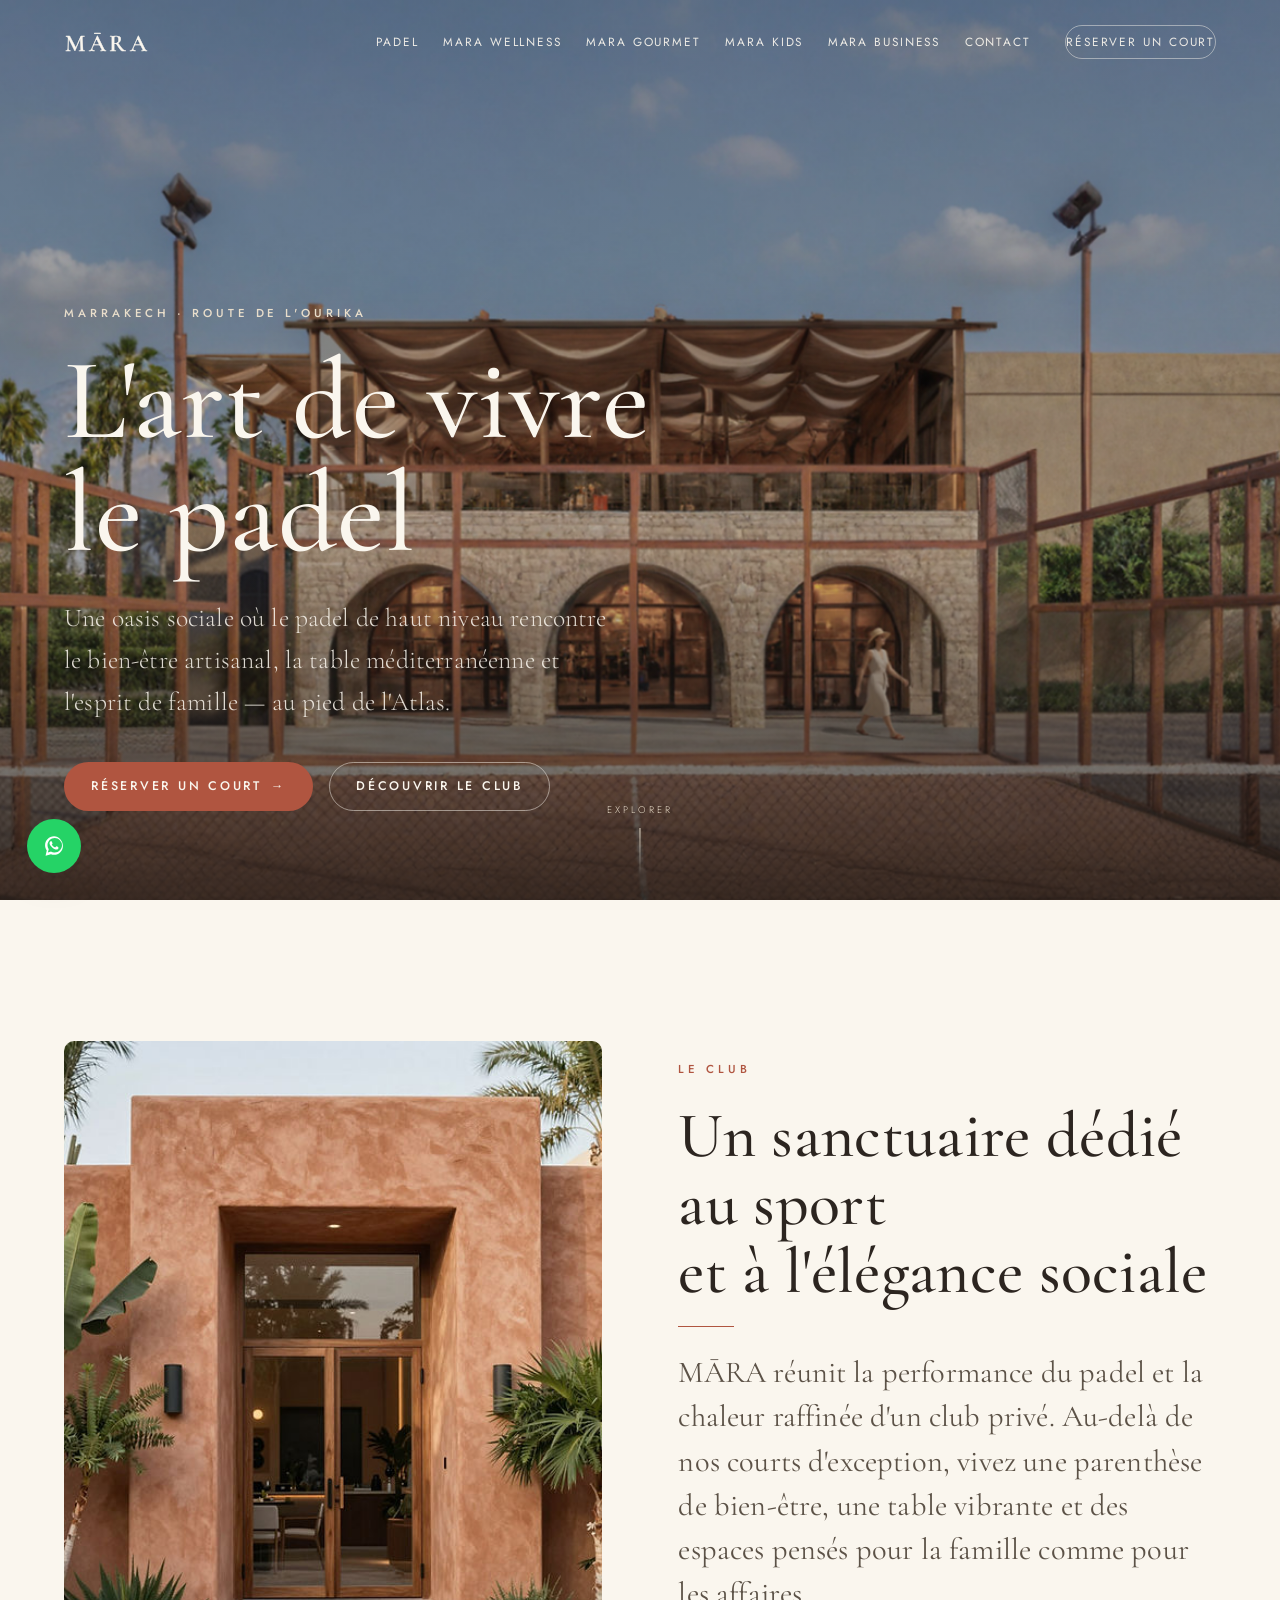
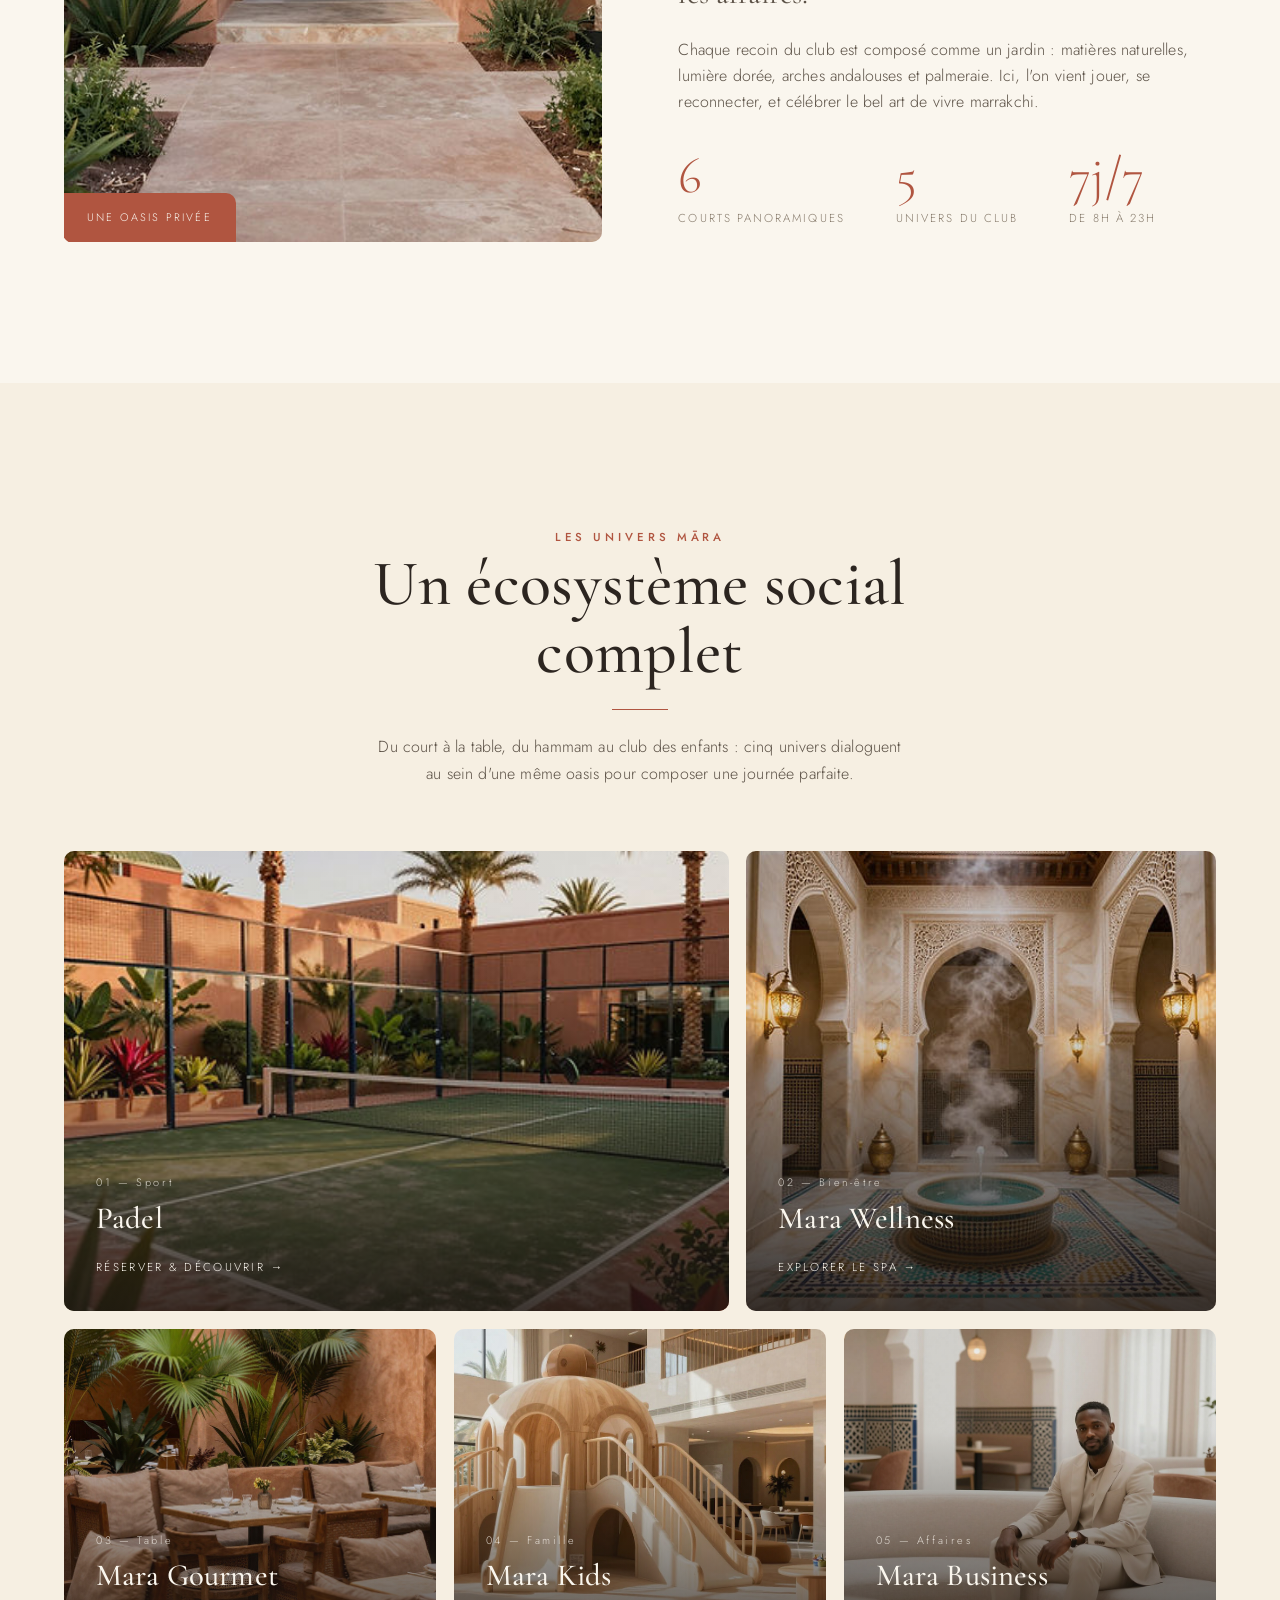
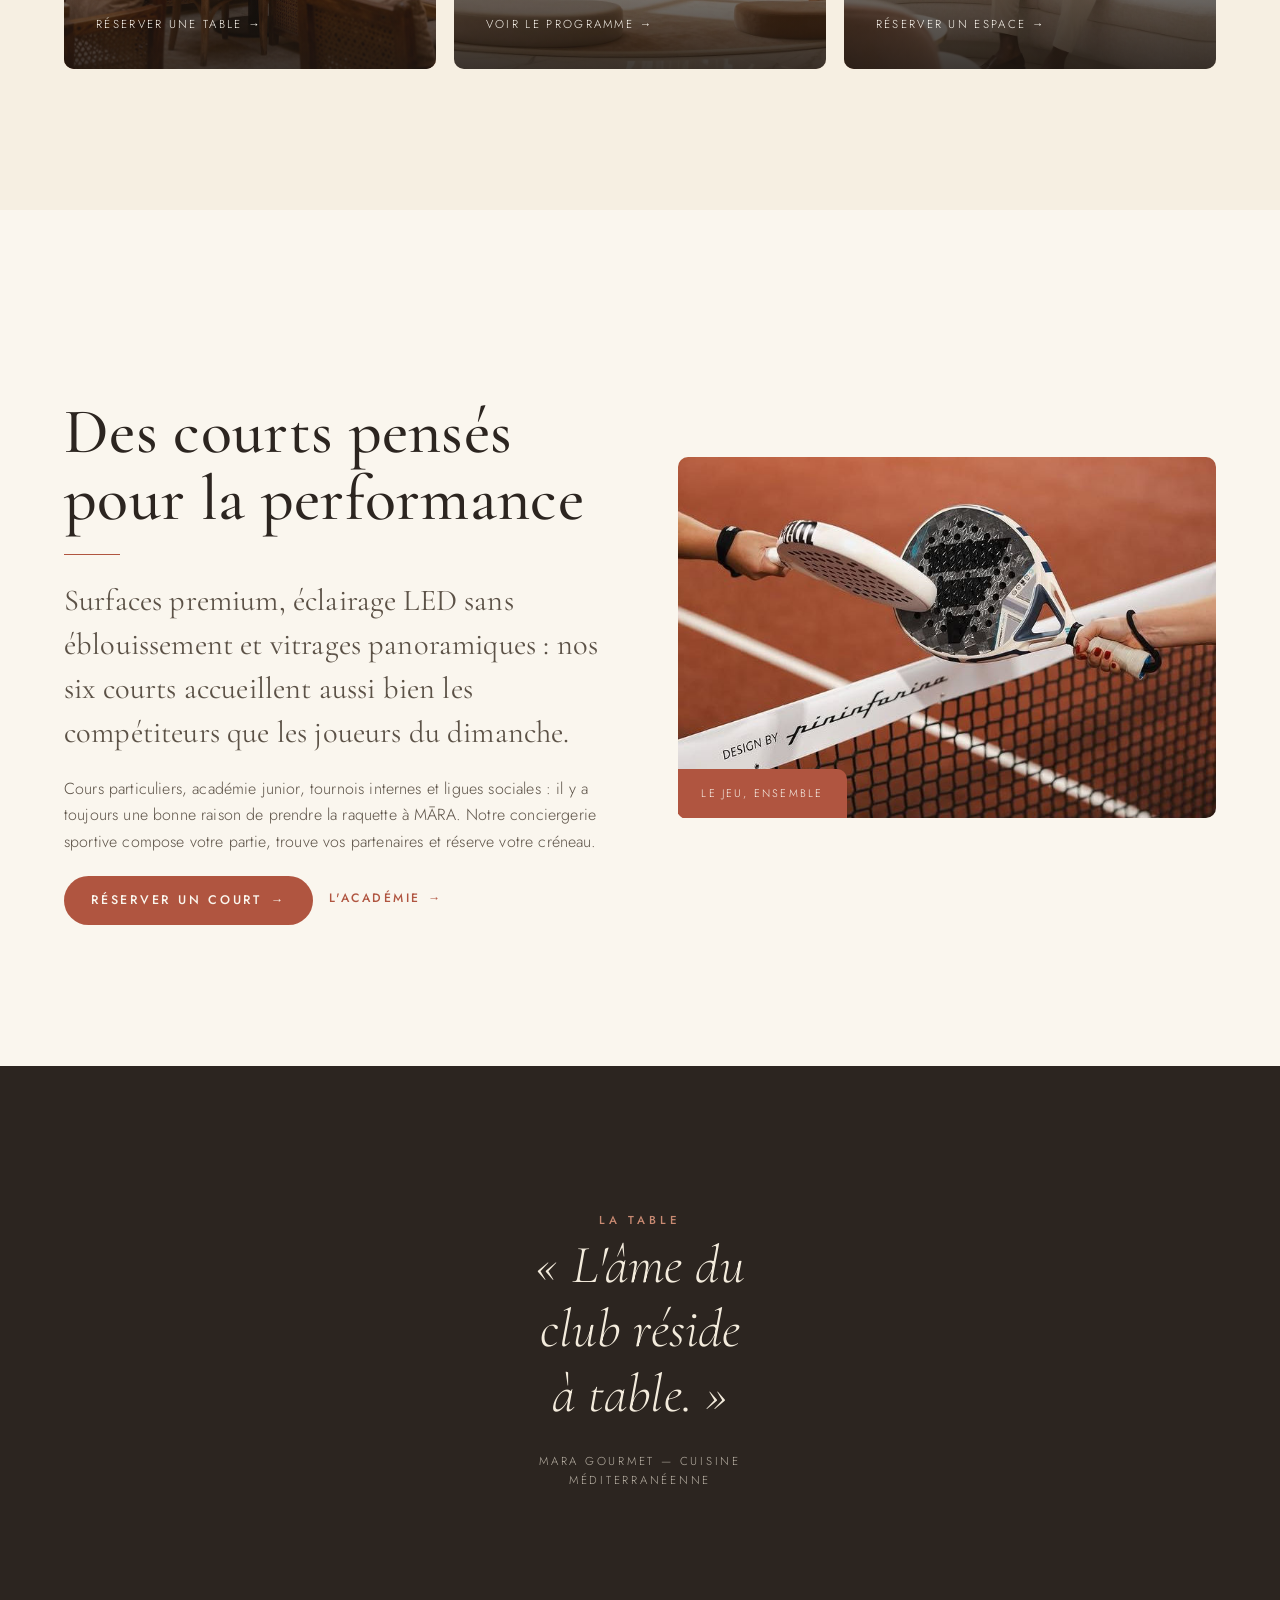
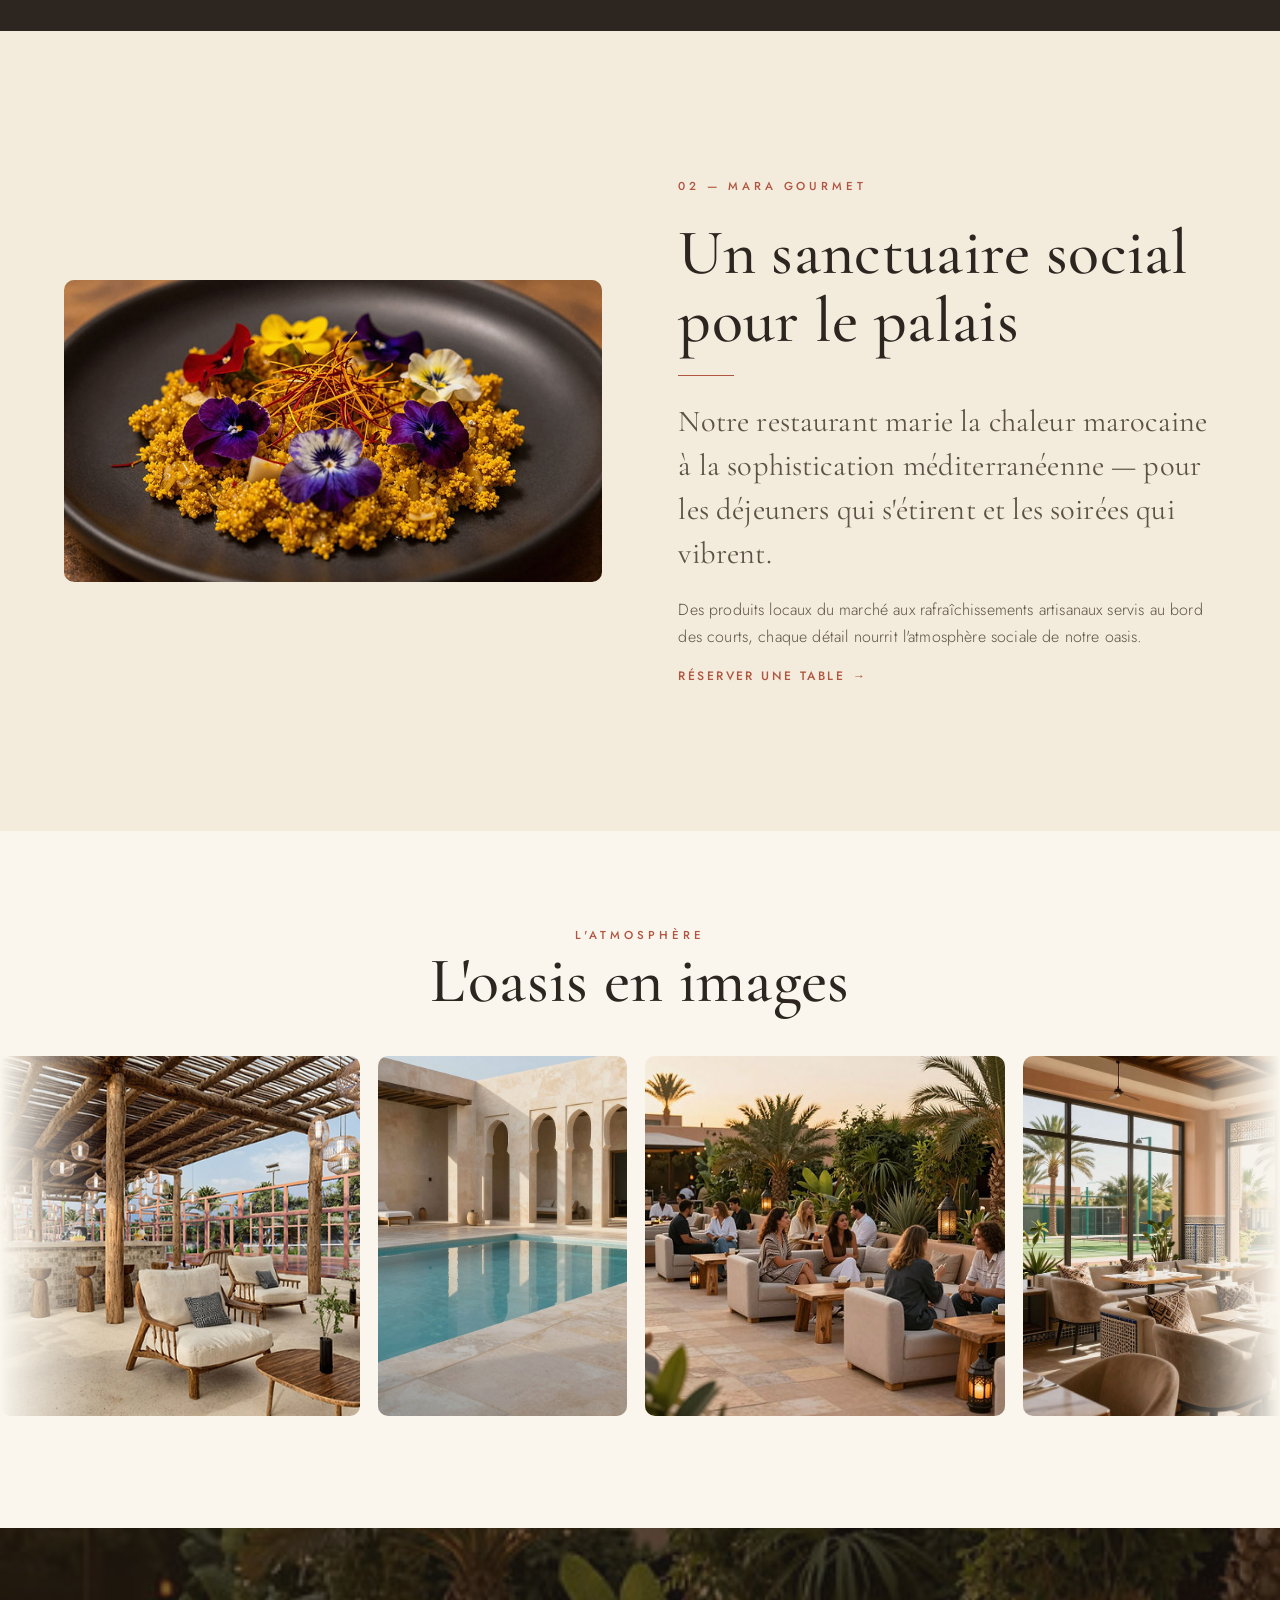
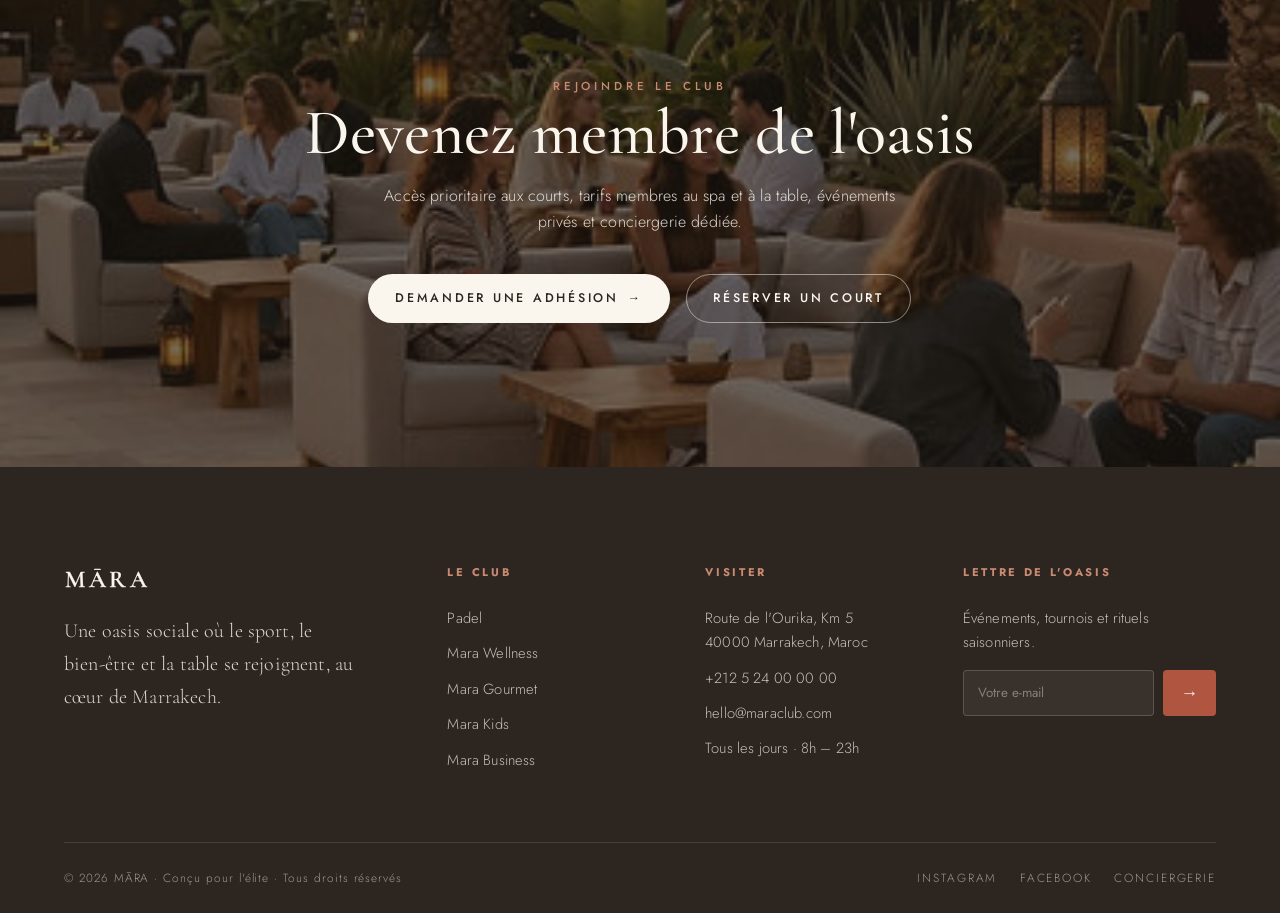
<file: site/index.html>
<!DOCTYPE html>
<html lang="fr">
<head>
  <meta charset="UTF-8" />
  <meta name="viewport" content="width=device-width, initial-scale=1.0" />
  <title>MĀRA — Padel Social Club · Marrakech</title>
  <meta name="description" content="MĀRA est un club social de padel à Marrakech : courts d'exception, spa & hammam artisanal, cuisine méditerranéenne, club enfants et espaces affaires, au cœur d'une oasis." />
  <link rel="icon" href="assets/images/logo.png" />
  <link rel="preconnect" href="https://fonts.googleapis.com" />
  <link rel="preconnect" href="https://fonts.gstatic.com" crossorigin />
  <script>document.documentElement.classList.add('js');</script>
  <link rel="stylesheet" href="assets/css/style.css" />
</head>
<body>

  <!-- ============ HEADER ============ -->
  <header class="site-header">
    <div class="container">
      <a class="brand" href="index.html" aria-label="MĀRA — accueil">
        <svg class="brand-logo animate" viewBox="0 0 180 50" role="img" aria-label="M&#256;RA"><text x="2" y="40">M&#256;RA</text></svg>
        
      </a>
      <nav class="nav" aria-label="Navigation principale">
        <a href="padel.html">Padel</a>
        <a href="wellness.html">Mara Wellness</a>
        <a href="gourmet.html">Mara Gourmet</a>
        <a href="kids.html">Mara Kids</a>
        <a href="business.html">Mara Business</a>
        <a href="contact.html">Contact</a>
        <a href="padel.html" class="btn btn--light nav-cta">Réserver un court</a>
      </nav>
      <button class="nav-toggle" aria-label="Ouvrir le menu" aria-expanded="false">
        <span></span><span></span><span></span>
      </button>
    </div>
  </header>

  <!-- ============ HERO ============ -->
  <section class="hero">
    <div class="hero__media">
      <img src="assets/images/hero-clubhouse.png" alt="Le club-house MĀRA et ses courts de padel face à l'Atlas, à Marrakech" />
    </div>
    <div class="hero__inner">
      <div class="container">
        <span class="eyebrow">Marrakech · Route de l'Ourika</span>
        <h1 class="display">L'art de vivre<br>le padel</h1>
        <p class="hero__sub">Une oasis sociale où le padel de haut niveau rencontre le bien-être artisanal, la table méditerranéenne et l'esprit de famille — au pied de l'Atlas.</p>
        <div class="hero__actions">
          <a href="padel.html" class="btn btn--primary">Réserver un court <span class="arrow">→</span></a>
          <a href="#univers" class="btn btn--light">Découvrir le club</a>
        </div>
      </div>
    </div>
    <div class="scroll-cue"><span>Explorer</span><span class="line"></span></div>
  </section>

  <!-- ============ INTRO ============ -->
  <section class="section" id="intro">
    <div class="container">
      <div class="split">
        <div class="split__media img-mask reveal">
          <img src="assets/images/entrance.jpg" alt="L'entrée en pisé du club MĀRA, entourée de palmiers" />
          <span class="frame-tag">Une oasis privée</span>
        </div>
        <div class="stack">
          <span class="eyebrow reveal">Le Club</span>
          <h2 class="section-title reveal" data-delay="1">Un sanctuaire dédié au sport<br>et à l'élégance sociale</h2>
          <hr class="rule reveal" data-delay="1" />
          <p class="lead reveal" data-delay="2">MĀRA réunit la performance du padel et la chaleur raffinée d'un club privé. Au-delà de nos courts d'exception, vivez une parenthèse de bien-être, une table vibrante et des espaces pensés pour la famille comme pour les affaires.</p>
          <p class="reveal" data-delay="2">Chaque recoin du club est composé comme un jardin : matières naturelles, lumière dorée, arches andalouses et palmeraie. Ici, l'on vient jouer, se reconnecter, et célébrer le bel art de vivre marrakchi.</p>
          <div class="figures reveal" data-delay="3">
            <div class="figure"><div class="num">6</div><div class="lbl">Courts panoramiques</div></div>
            <div class="figure"><div class="num">5</div><div class="lbl">Univers du club</div></div>
            <div class="figure"><div class="num">7j/7</div><div class="lbl">De 8h à 23h</div></div>
          </div>
        </div>
      </div>
    </div>
  </section>

  <!-- ============ UNIVERS / OFFERINGS ============ -->
  <section class="section bg-paper-warm" id="univers">
    <div class="container">
      <div class="center" style="margin-bottom: clamp(2.5rem,5vw,4rem)">
        <span class="eyebrow reveal">Les univers MĀRA</span>
        <h2 class="section-title reveal mx-auto maxw-md" data-delay="1">Un écosystème social complet</h2>
        <hr class="rule reveal" data-delay="1" />
        <p class="reveal mx-auto maxw-prose" data-delay="2">Du court à la table, du hammam au club des enfants : cinq univers dialoguent au sein d'une même oasis pour composer une journée parfaite.</p>
      </div>

      <div class="universe">
        <a href="padel.html" class="u-card span-7 tall reveal">
          <img src="assets/images/padel-court-sunset.jpg" alt="Court de padel MĀRA au coucher du soleil" />
          <div class="u-card__body">
            <span class="u-card__index">01 — Sport</span>
            <h3>Padel</h3>
            <p>Six courts panoramiques de dernière génération, pensés pour la performance comme pour le jeu social.</p>
            <span class="more">Réserver & découvrir <span class="arrow">→</span></span>
          </div>
        </a>
        <a href="wellness.html" class="u-card span-5 tall reveal" data-delay="1">
          <img src="assets/images/wellness-hammam-fountain.jpg" alt="Hammam traditionnel du spa MĀRA" />
          <div class="u-card__body">
            <span class="u-card__index">02 — Bien-être</span>
            <h3>Mara Wellness</h3>
            <p>Hammam, soins artisanaux, piscines et salle de sport pour une récupération holistique.</p>
            <span class="more">Explorer le spa <span class="arrow">→</span></span>
          </div>
        </a>
        <a href="gourmet.html" class="u-card span-4 reveal">
          <img src="assets/images/dining-patio.jpg" alt="Le patio du restaurant MĀRA" />
          <div class="u-card__body">
            <span class="u-card__index">03 — Table</span>
            <h3>Mara Gourmet</h3>
            <p>Une cuisine méditerranéenne et marocaine, du marché à l'assiette.</p>
            <span class="more">Réserver une table <span class="arrow">→</span></span>
          </div>
        </a>
        <a href="kids.html" class="u-card span-4 reveal" data-delay="1">
          <img src="assets/images/kids-club-slide.jpg" alt="Le club enfants MĀRA" />
          <div class="u-card__body">
            <span class="u-card__index">04 — Famille</span>
            <h3>Mara Kids</h3>
            <p>Un espace créatif et supervisé pour les plus jeunes, pendant que vous jouez.</p>
            <span class="more">Voir le programme <span class="arrow">→</span></span>
          </div>
        </a>
        <a href="business.html" class="u-card span-4 reveal" data-delay="2">
          <img src="assets/images/business-lounge.jpg" alt="Salon affaires MĀRA" />
          <div class="u-card__body">
            <span class="u-card__index">05 — Affaires</span>
            <h3>Mara Business</h3>
            <p>Salons et salles de réunion élégants pour le professionnel moderne.</p>
            <span class="more">Réserver un espace <span class="arrow">→</span></span>
          </div>
        </a>
      </div>
    </div>
  </section>

  <!-- ============ PADEL FEATURE ============ -->
  <section class="section">
    <div class="container">
      <div class="split split--reverse">
        <div class="split__media img-mask reveal">
          <img src="assets/images/padel-handshake.jpg" alt="Poignée de main au filet après un match de padel" />
          <span class="frame-tag">Le jeu, ensemble</span>
        </div>
        <div class="stack">
          <span class="eyebrow reveal">01 — Padel</span>
          <h2 class="section-title reveal" data-delay="1">Des courts pensés<br>pour la performance</h2>
          <hr class="rule reveal" data-delay="1" />
          <p class="lead reveal" data-delay="2">Surfaces premium, éclairage LED sans éblouissement et vitrages panoramiques : nos six courts accueillent aussi bien les compétiteurs que les joueurs du dimanche.</p>
          <p class="reveal" data-delay="2">Cours particuliers, académie junior, tournois internes et ligues sociales : il y a toujours une bonne raison de prendre la raquette à MĀRA. Notre conciergerie sportive compose votre partie, trouve vos partenaires et réserve votre créneau.</p>
          <div class="hero__actions reveal" data-delay="3">
            <a href="padel.html" class="btn btn--primary">Réserver un court <span class="arrow">→</span></a>
            <a href="padel.html#academie" class="tlink">L'académie <span class="arrow">→</span></a>
          </div>
        </div>
      </div>
    </div>
  </section>

  <!-- ============ DINING QUOTE BAND ============ -->
  <section class="section bg-ink">
    <div class="container">
      <div class="quote reveal">
        <span class="eyebrow on-dark">La table</span>
        <p>« L'âme du club réside à table. »</p>
        <cite>Mara Gourmet — cuisine méditerranéenne</cite>
      </div>
    </div>
  </section>

  <!-- ============ DINING SPLIT ============ -->
  <section class="section bg-sand">
    <div class="container">
      <div class="split">
        <div class="split__media img-mask reveal">
          <img src="assets/images/dish-couscous-flowers.jpg" alt="Plat signature aux fleurs comestibles et safran" />
        </div>
        <div class="stack">
          <span class="eyebrow reveal">02 — Mara Gourmet</span>
          <h2 class="section-title reveal" data-delay="1">Un sanctuaire social<br>pour le palais</h2>
          <hr class="rule reveal" data-delay="1" />
          <p class="lead reveal" data-delay="2">Notre restaurant marie la chaleur marocaine à la sophistication méditerranéenne — pour les déjeuners qui s'étirent et les soirées qui vibrent.</p>
          <p class="reveal" data-delay="2">Des produits locaux du marché aux rafraîchissements artisanaux servis au bord des courts, chaque détail nourrit l'atmosphère sociale de notre oasis.</p>
          <a href="gourmet.html" class="tlink reveal" data-delay="3" style="margin-top:1rem">Réserver une table <span class="arrow">→</span></a>
        </div>
      </div>
    </div>
  </section>

  <!-- ============ GALLERY MARQUEE ============ -->
  <section class="section--tight" style="padding-bottom: clamp(4rem,9vw,7rem)">
    <div class="container center" style="margin-bottom:2.6rem">
      <span class="eyebrow reveal">L'atmosphère</span>
      <h2 class="section-title reveal mx-auto" data-delay="1">L'oasis en images</h2>
    </div>
    <div class="marquee">
      <div class="marquee__track">
        <img src="assets/images/lounge-pergola.png" alt="Salon sous pergola" />
        <img src="assets/images/wellness-outdoor-pool.jpg" alt="Piscine extérieure aux arches" />
        <img src="assets/images/social-lounge-sunset.jpg" alt="Salon social au coucher du soleil" />
        <img src="assets/images/dining-courtside.jpg" alt="Restaurant face aux courts" />
        <img src="assets/images/wellness-hammam-baths.jpg" alt="Bains de hammam en marbre" />
        <img src="assets/images/kids-garden.jpg" alt="Enfants au jardin" />
        <img src="assets/images/padel-racket-clay.jpg" alt="Raquette de padel sur terre battue" />
        <!-- duplicate for seamless loop -->
        <img src="assets/images/lounge-pergola.png" alt="" aria-hidden="true" />
        <img src="assets/images/wellness-outdoor-pool.jpg" alt="" aria-hidden="true" />
        <img src="assets/images/social-lounge-sunset.jpg" alt="" aria-hidden="true" />
        <img src="assets/images/dining-courtside.jpg" alt="" aria-hidden="true" />
        <img src="assets/images/wellness-hammam-baths.jpg" alt="" aria-hidden="true" />
        <img src="assets/images/kids-garden.jpg" alt="" aria-hidden="true" />
        <img src="assets/images/padel-racket-clay.jpg" alt="" aria-hidden="true" />
      </div>
    </div>
  </section>

  <!-- ============ MEMBERSHIP / CTA BAND ============ -->
  <section class="cta-band">
    <div class="cta-band__media"><img src="assets/images/social-lounge-sunset.jpg" alt="Salon social MĀRA au crépuscule" /></div>
    <div class="cta-band__inner container">
      <span class="eyebrow on-dark reveal">Rejoindre le club</span>
      <h2 class="section-title reveal mx-auto maxw-md" data-delay="1">Devenez membre de l'oasis</h2>
      <p class="reveal mx-auto maxw-prose" data-delay="2" style="color:rgba(250,246,238,0.85); margin-top:1rem">Accès prioritaire aux courts, tarifs membres au spa et à la table, événements privés et conciergerie dédiée.</p>
      <div class="hero__actions reveal" data-delay="3" style="justify-content:center">
        <a href="contact.html" class="btn btn--solid-light">Demander une adhésion <span class="arrow">→</span></a>
        <a href="padel.html" class="btn btn--light">Réserver un court</a>
      </div>
    </div>
  </section>

  <!-- ============ FOOTER ============ -->
  <footer class="site-footer">
    <div class="container">
      <div class="footer-grid">
        <div>
          <a class="brand" href="index.html"><svg class="brand-logo animate" viewBox="0 0 180 50" role="img" aria-label="M&#256;RA"><text x="2" y="40">M&#256;RA</text></svg></a>
          <p class="footer-tag">Une oasis sociale où le sport, le bien-être et la table se rejoignent, au cœur de Marrakech.</p>
        </div>
        <div class="footer-col">
          <h5>Le club</h5>
          <a href="padel.html">Padel</a>
          <a href="wellness.html">Mara Wellness</a>
          <a href="gourmet.html">Mara Gourmet</a>
          <a href="kids.html">Mara Kids</a>
          <a href="business.html">Mara Business</a>
        </div>
        <div class="footer-col">
          <h5>Visiter</h5>
          <p>Route de l'Ourika, Km 5<br>40000 Marrakech, Maroc</p>
          <a href="tel:+212524000000">+212 5 24 00 00 00</a>
          <a href="mailto:hello@maraclub.com">hello@maraclub.com</a>
          <p>Tous les jours · 8h – 23h</p>
        </div>
        <div class="footer-col">
          <h5>Lettre de l'oasis</h5>
          <p>Événements, tournois et rituels saisonniers.</p>
          <form class="news" data-demo>
            <input type="email" placeholder="Votre e-mail" required aria-label="E-mail" />
            <button type="submit" aria-label="S'inscrire">→</button>
          </form>
        </div>
      </div>
      <div class="footer-bottom">
        <span>© <span data-year>2026</span> MĀRA · Conçu pour l'élite · Tous droits réservés</span>
        <div class="socials">
          <a href="#">Instagram</a>
          <a href="#">Facebook</a>
          <a href="contact.html">Conciergerie</a>
        </div>
      </div>
    </div>
  </footer>

  <!-- Floating actions -->
  <a class="fab fab--whatsapp" href="https://wa.me/212524000000?text=Bonjour%20MARA%2C%20je%20souhaite%20des%20informations." target="_blank" rel="noopener" aria-label="Contacter MARA sur WhatsApp">
    <svg viewBox="0 0 32 32" fill="currentColor" aria-hidden="true"><path d="M16.04 4C9.96 4 5 8.95 5 15.02c0 2.4.78 4.62 2.1 6.43L5.6 28l6.7-1.76a11.02 11.02 0 0 0 3.73.65h.01C22.12 26.89 27 21.94 27 15.87 27 9.8 22.04 4 16.04 4Zm0 19.9h-.01c-1.18 0-2.34-.32-3.35-.92l-.24-.14-3.98 1.04 1.06-3.88-.16-.25a8.86 8.86 0 0 1-1.36-4.71c0-4.9 4-8.88 8.92-8.88 2.38 0 4.62.93 6.3 2.61a8.83 8.83 0 0 1 2.61 6.28c0 4.9-4 8.85-8.93 8.85Zm4.9-6.63c-.27-.13-1.59-.78-1.83-.87-.25-.09-.43-.13-.61.14-.18.27-.7.86-.86 1.04-.16.18-.32.2-.59.07-.27-.14-1.13-.42-2.16-1.33-.8-.71-1.34-1.59-1.5-1.86-.16-.27-.02-.42.12-.55.12-.12.27-.32.4-.48.14-.16.18-.27.27-.45.09-.18.05-.34-.02-.48-.07-.14-.61-1.47-.84-2.01-.22-.53-.44-.46-.61-.46l-.52-.01c-.18 0-.48.07-.73.34-.25.27-.96.94-.96 2.29s.98 2.65 1.12 2.83c.14.18 1.93 2.95 4.68 4.13.65.28 1.16.45 1.56.58.65.21 1.25.18 1.72.11.52-.08 1.59-.65 1.81-1.28.22-.63.22-1.17.16-1.28-.07-.11-.25-.18-.52-.31Z"/></svg>
  </a>
  <button class="fab fab--top" type="button" aria-label="Revenir en haut">
    <svg viewBox="0 0 24 24" fill="none" stroke="currentColor" stroke-width="2" stroke-linecap="round" stroke-linejoin="round" aria-hidden="true"><path d="M12 19V5M5 12l7-7 7 7"/></svg>
  </button>
  <script src="assets/js/main.js"></script>
</body>
</html>
</file>
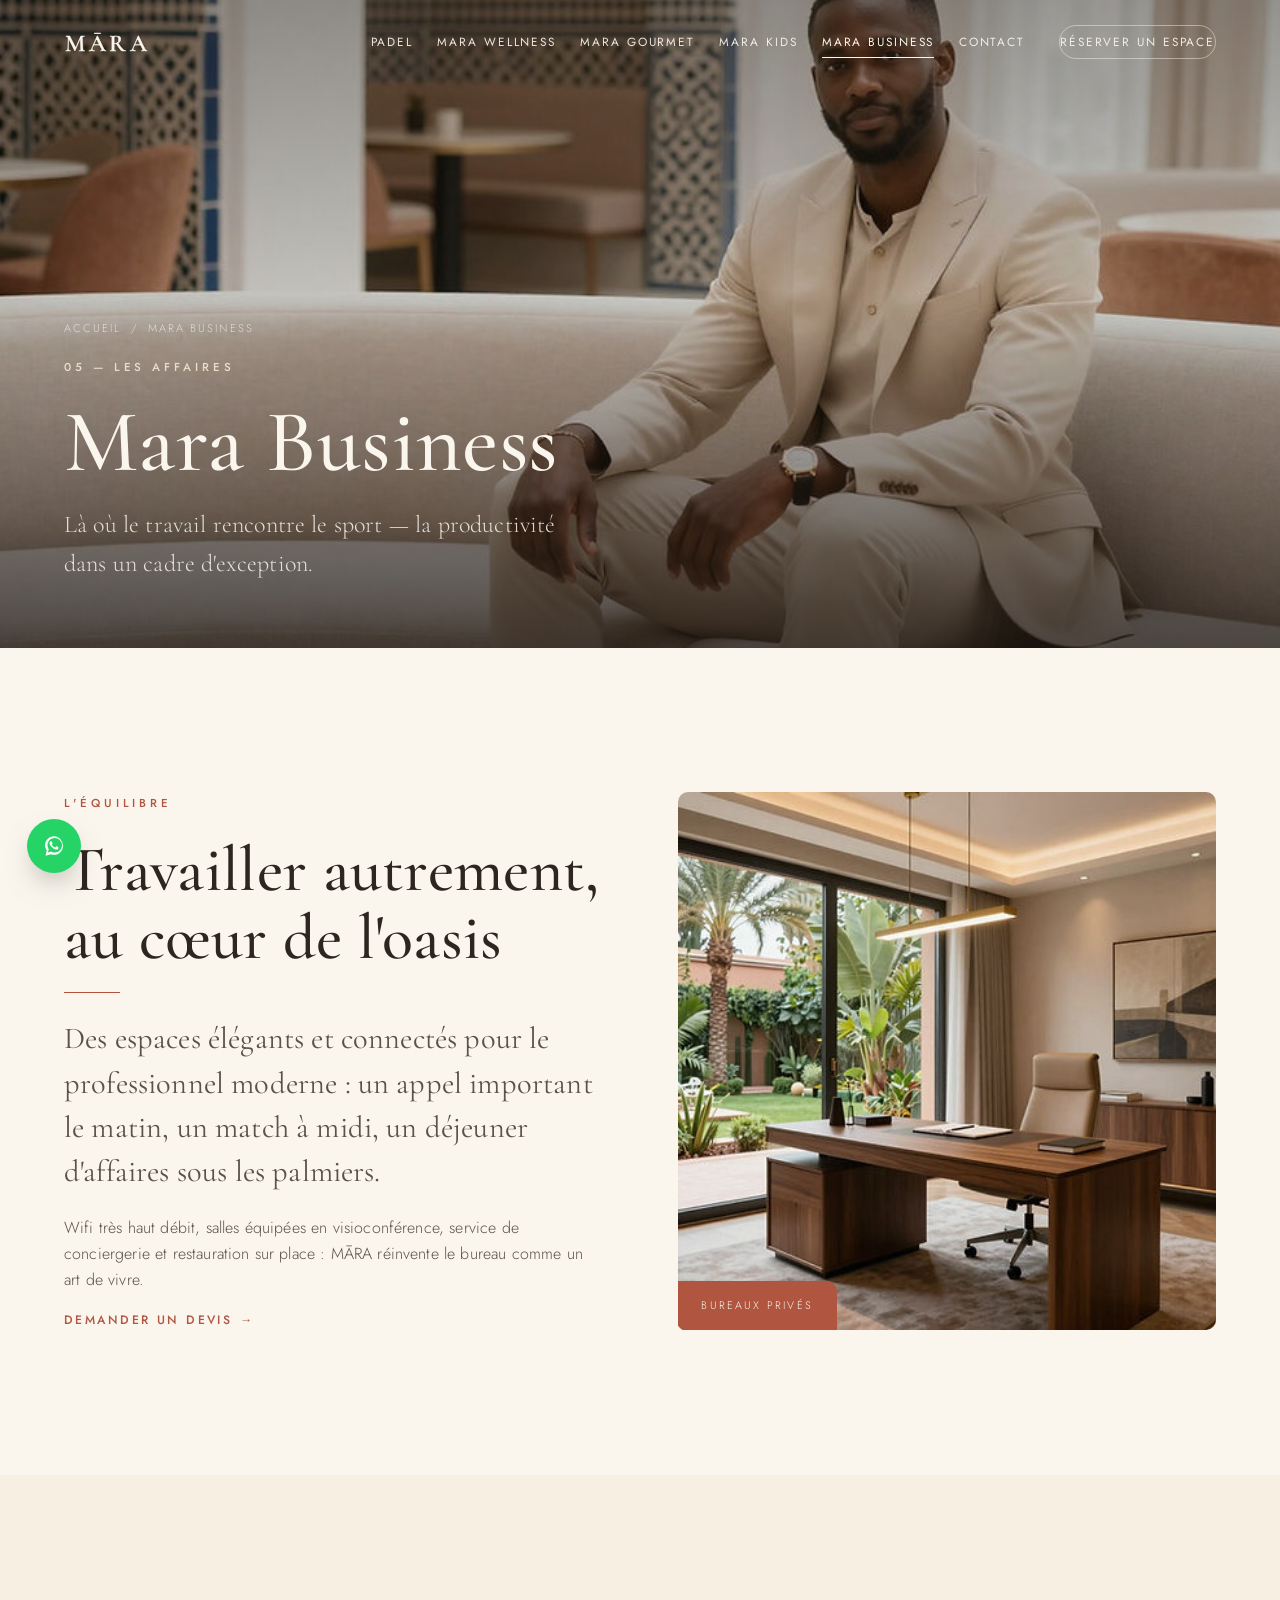
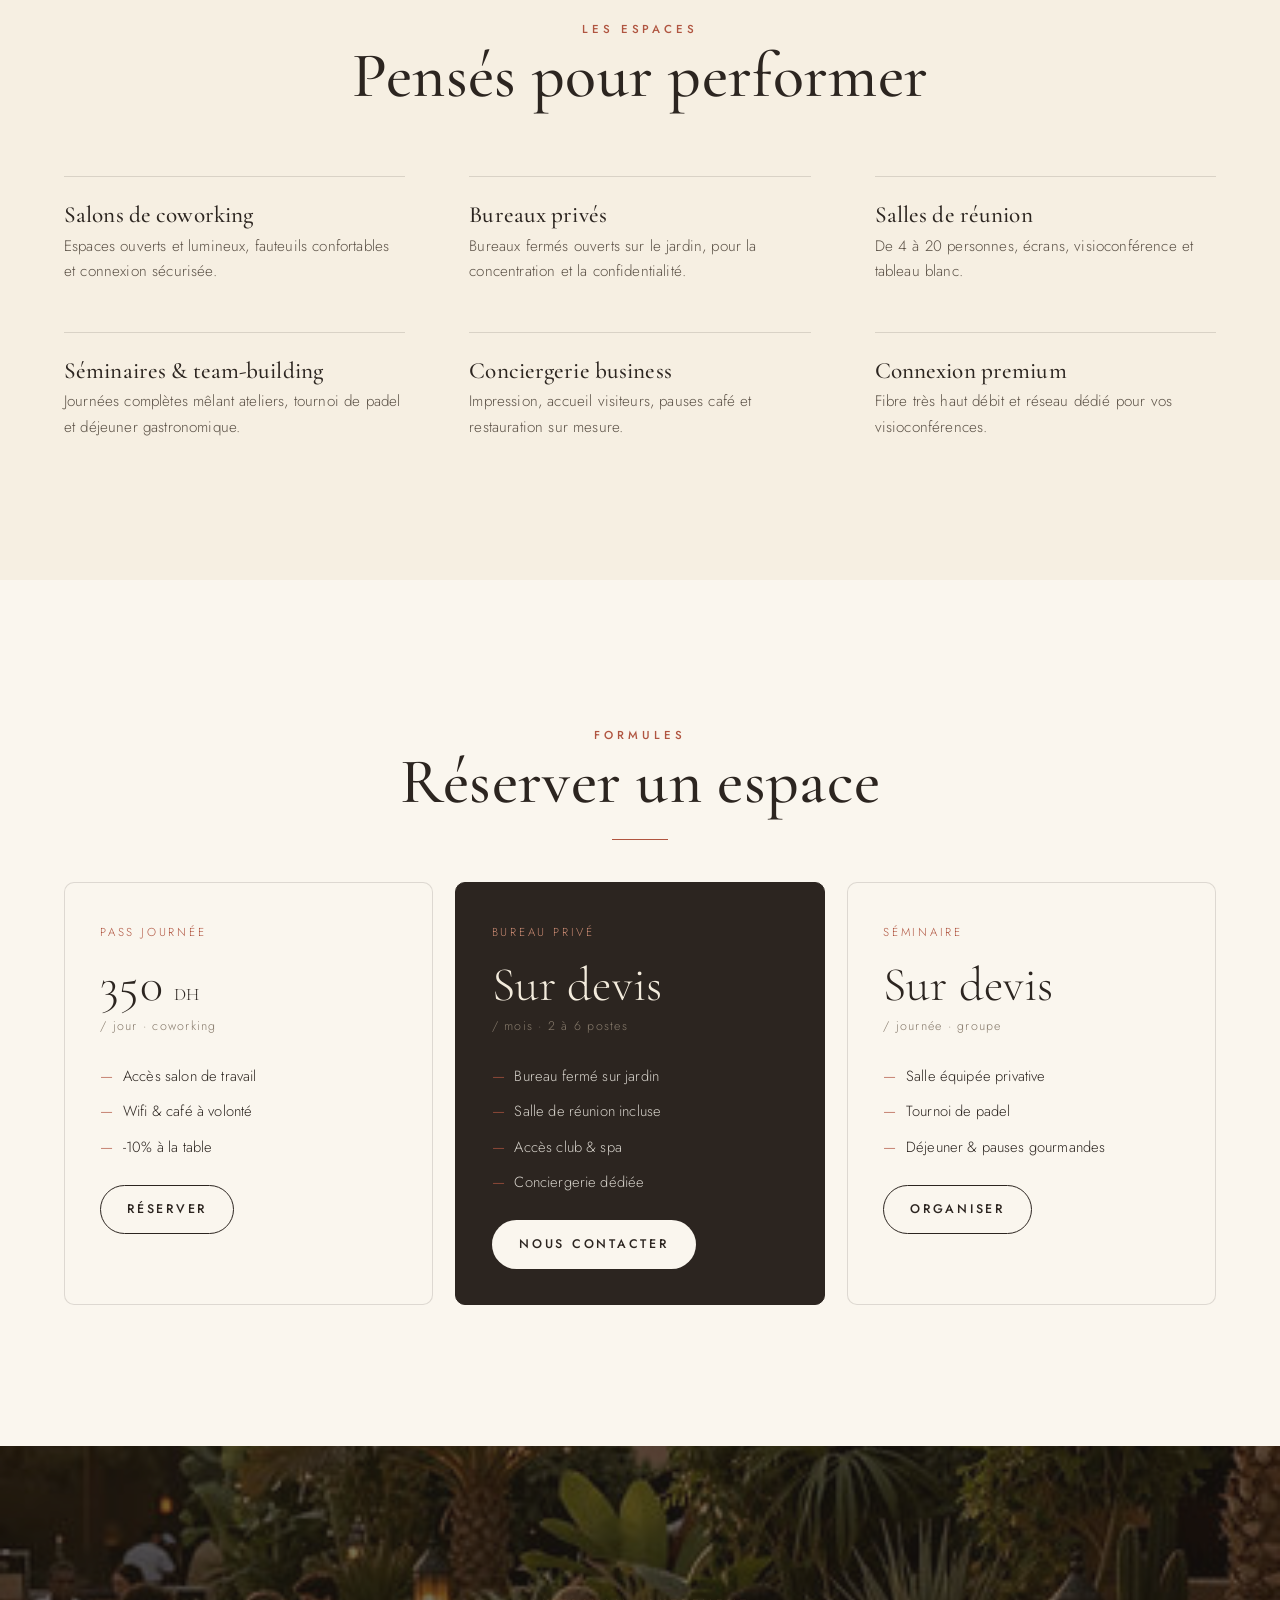
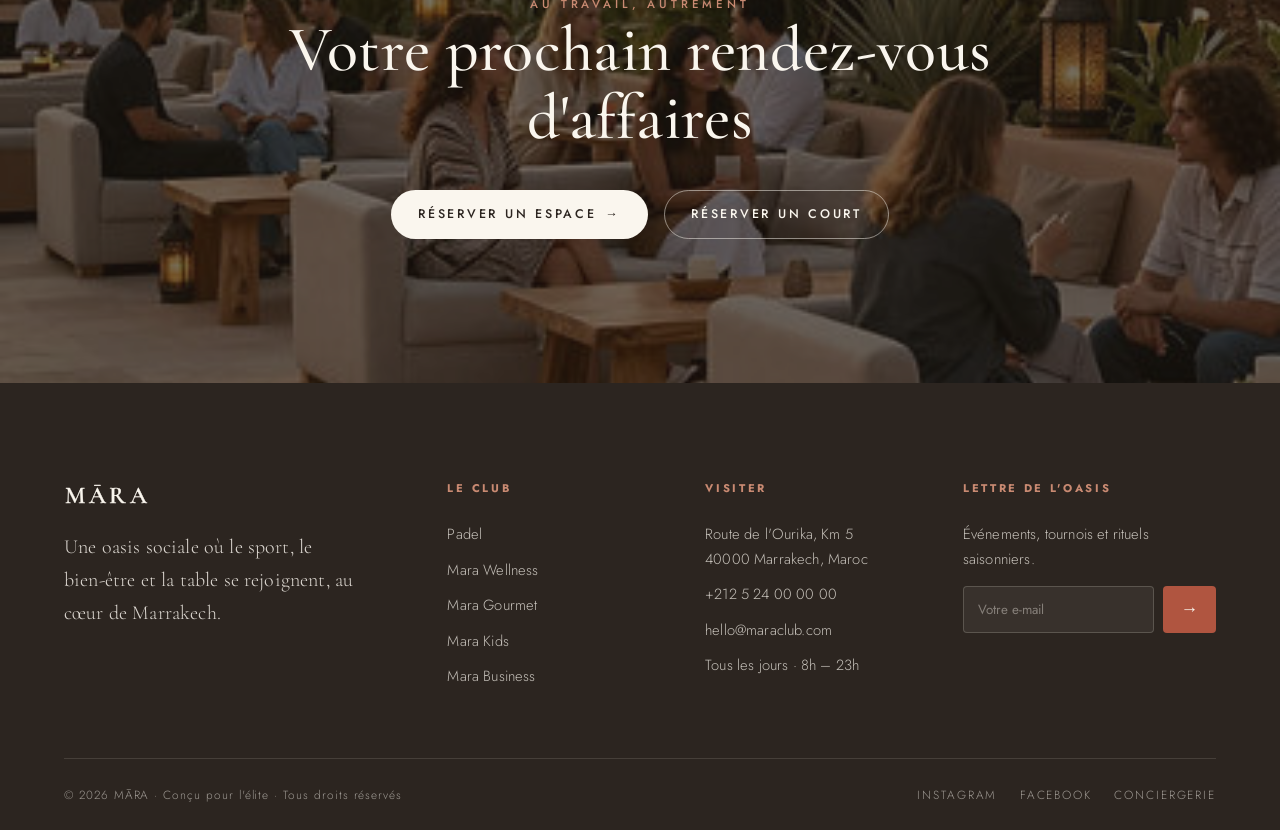
<file: site/business.html>
<!DOCTYPE html>
<html lang="fr">
<head>
  <meta charset="UTF-8" />
  <meta name="viewport" content="width=device-width, initial-scale=1.0" />
  <title>Mara Business — Espaces de travail & événements · Marrakech</title>
  <meta name="description" content="Mara Business : salons, bureaux privés et salles de réunion élégants, alliant travail et sport dans une oasis à Marrakech." />
  <link rel="icon" href="assets/images/logo.png" />
  <link rel="preconnect" href="https://fonts.googleapis.com" />
  <link rel="preconnect" href="https://fonts.gstatic.com" crossorigin />
  <script>document.documentElement.classList.add('js');</script>
  <link rel="stylesheet" href="assets/css/style.css" />
</head>
<body>

  <header class="site-header interior">
    <div class="container">
      <a class="brand" href="index.html" aria-label="MĀRA — accueil"><svg class="brand-logo animate" viewBox="0 0 180 50" role="img" aria-label="M&#256;RA"><text x="2" y="40">M&#256;RA</text></svg></a>
      <nav class="nav" aria-label="Navigation principale">
        <a href="padel.html">Padel</a>
        <a href="wellness.html">Mara Wellness</a>
        <a href="gourmet.html">Mara Gourmet</a>
        <a href="kids.html">Mara Kids</a>
        <a href="business.html" aria-current="page">Mara Business</a>
        <a href="contact.html">Contact</a>
        <a href="contact.html" class="btn btn--light nav-cta">Réserver un espace</a>
      </nav>
      <button class="nav-toggle" aria-label="Ouvrir le menu" aria-expanded="false"><span></span><span></span><span></span></button>
    </div>
  </header>

  <section class="pagehero">
    <div class="pagehero__media"><img src="assets/images/business-lounge.jpg" alt="Salon affaires Mara Business" /></div>
    <div class="pagehero__inner">
      <div class="container">
        <nav class="crumbs"><a href="index.html">Accueil</a> <span>/</span> <span>Mara Business</span></nav>
        <span class="eyebrow">05 — Les affaires</span>
        <h1>Mara Business</h1>
        <p>Là où le travail rencontre le sport — la productivité dans un cadre d'exception.</p>
      </div>
    </div>
  </section>

  <section class="section">
    <div class="container">
      <div class="split">
        <div class="stack">
          <span class="eyebrow reveal">L'équilibre</span>
          <h2 class="section-title reveal" data-delay="1">Travailler autrement,<br>au cœur de l'oasis</h2>
          <hr class="rule reveal" data-delay="1" />
          <p class="lead reveal" data-delay="2">Des espaces élégants et connectés pour le professionnel moderne : un appel important le matin, un match à midi, un déjeuner d'affaires sous les palmiers.</p>
          <p class="reveal" data-delay="2">Wifi très haut débit, salles équipées en visioconférence, service de conciergerie et restauration sur place : MĀRA réinvente le bureau comme un art de vivre.</p>
          <a href="contact.html" class="tlink reveal" data-delay="3" style="margin-top:1rem">Demander un devis <span class="arrow">→</span></a>
        </div>
        <div class="split__media img-mask reveal" data-delay="2">
          <img src="assets/images/business-office.jpg" alt="Bureau privé ouvert sur le jardin" />
          <span class="frame-tag">Bureaux privés</span>
        </div>
      </div>
    </div>
  </section>

  <!-- OFFERS -->
  <section class="section bg-paper-warm">
    <div class="container">
      <div class="center" style="margin-bottom:2.6rem">
        <span class="eyebrow reveal">Les espaces</span>
        <h2 class="section-title reveal mx-auto" data-delay="1">Pensés pour performer</h2>
        <hr class="rule reveal" data-delay="1" />
      </div>
      <div class="amenities">
        <div class="amenity reveal"><h4>Salons de coworking</h4><p>Espaces ouverts et lumineux, fauteuils confortables et connexion sécurisée.</p></div>
        <div class="amenity reveal" data-delay="1"><h4>Bureaux privés</h4><p>Bureaux fermés ouverts sur le jardin, pour la concentration et la confidentialité.</p></div>
        <div class="amenity reveal" data-delay="2"><h4>Salles de réunion</h4><p>De 4 à 20 personnes, écrans, visioconférence et tableau blanc.</p></div>
        <div class="amenity reveal"><h4>Séminaires & team-building</h4><p>Journées complètes mêlant ateliers, tournoi de padel et déjeuner gastronomique.</p></div>
        <div class="amenity reveal" data-delay="1"><h4>Conciergerie business</h4><p>Impression, accueil visiteurs, pauses café et restauration sur mesure.</p></div>
        <div class="amenity reveal" data-delay="2"><h4>Connexion premium</h4><p>Fibre très haut débit et réseau dédié pour vos visioconférences.</p></div>
      </div>
    </div>
  </section>

  <!-- PRICING -->
  <section class="section">
    <div class="container">
      <div class="center" style="margin-bottom:2.6rem">
        <span class="eyebrow reveal">Formules</span>
        <h2 class="section-title reveal mx-auto" data-delay="1">Réserver un espace</h2>
        <hr class="rule reveal" data-delay="1" />
      </div>
      <div class="cards">
        <div class="price-card reveal">
          <span class="tier">Pass journée</span>
          <div class="amt">350 <span style="font-size:1.1rem">DH</span></div>
          <span class="per">/ jour · coworking</span>
          <ul class="pc-feat"><li>Accès salon de travail</li><li>Wifi & café à volonté</li><li>-10% à la table</li></ul>
          <a href="contact.html" class="btn btn--ghost">Réserver</a>
        </div>
        <div class="price-card featured reveal" data-delay="1">
          <span class="tier">Bureau privé</span>
          <div class="amt">Sur devis</div>
          <span class="per">/ mois · 2 à 6 postes</span>
          <ul class="pc-feat"><li>Bureau fermé sur jardin</li><li>Salle de réunion incluse</li><li>Accès club & spa</li><li>Conciergerie dédiée</li></ul>
          <a href="contact.html" class="btn btn--solid-light">Nous contacter</a>
        </div>
        <div class="price-card reveal" data-delay="2">
          <span class="tier">Séminaire</span>
          <div class="amt">Sur devis</div>
          <span class="per">/ journée · groupe</span>
          <ul class="pc-feat"><li>Salle équipée privative</li><li>Tournoi de padel</li><li>Déjeuner & pauses gourmandes</li></ul>
          <a href="contact.html" class="btn btn--ghost">Organiser</a>
        </div>
      </div>
    </div>
  </section>

  <!-- CTA -->
  <section class="cta-band">
    <div class="cta-band__media"><img src="assets/images/social-lounge-sunset.jpg" alt="Salon social MĀRA" /></div>
    <div class="cta-band__inner container">
      <span class="eyebrow on-dark reveal">Au travail, autrement</span>
      <h2 class="section-title reveal mx-auto maxw-md" data-delay="1">Votre prochain rendez-vous d'affaires</h2>
      <div class="hero__actions reveal" data-delay="2" style="justify-content:center">
        <a href="contact.html" class="btn btn--solid-light">Réserver un espace <span class="arrow">→</span></a>
        <a href="padel.html" class="btn btn--light">Réserver un court</a>
      </div>
    </div>
  </section>

  <footer class="site-footer">
    <div class="container">
      <div class="footer-grid">
        <div><a class="brand" href="index.html"><svg class="brand-logo animate" viewBox="0 0 180 50" role="img" aria-label="M&#256;RA"><text x="2" y="40">M&#256;RA</text></svg></a><p class="footer-tag">Une oasis sociale où le sport, le bien-être et la table se rejoignent, au cœur de Marrakech.</p></div>
        <div class="footer-col"><h5>Le club</h5><a href="padel.html">Padel</a><a href="wellness.html">Mara Wellness</a><a href="gourmet.html">Mara Gourmet</a><a href="kids.html">Mara Kids</a><a href="business.html">Mara Business</a></div>
        <div class="footer-col"><h5>Visiter</h5><p>Route de l'Ourika, Km 5<br>40000 Marrakech, Maroc</p><a href="tel:+212524000000">+212 5 24 00 00 00</a><a href="mailto:hello@maraclub.com">hello@maraclub.com</a><p>Tous les jours · 8h – 23h</p></div>
        <div class="footer-col"><h5>Lettre de l'oasis</h5><p>Événements, tournois et rituels saisonniers.</p><form class="news" data-demo><input type="email" placeholder="Votre e-mail" required aria-label="E-mail" /><button type="submit" aria-label="S'inscrire">→</button></form></div>
      </div>
      <div class="footer-bottom"><span>© <span data-year>2026</span> MĀRA · Conçu pour l'élite · Tous droits réservés</span><div class="socials"><a href="#">Instagram</a><a href="#">Facebook</a><a href="contact.html">Conciergerie</a></div></div>
    </div>
  </footer>

  <!-- Floating actions -->
  <a class="fab fab--whatsapp" href="https://wa.me/212524000000?text=Bonjour%20MARA%2C%20je%20souhaite%20des%20informations." target="_blank" rel="noopener" aria-label="Contacter MARA sur WhatsApp">
    <svg viewBox="0 0 32 32" fill="currentColor" aria-hidden="true"><path d="M16.04 4C9.96 4 5 8.95 5 15.02c0 2.4.78 4.62 2.1 6.43L5.6 28l6.7-1.76a11.02 11.02 0 0 0 3.73.65h.01C22.12 26.89 27 21.94 27 15.87 27 9.8 22.04 4 16.04 4Zm0 19.9h-.01c-1.18 0-2.34-.32-3.35-.92l-.24-.14-3.98 1.04 1.06-3.88-.16-.25a8.86 8.86 0 0 1-1.36-4.71c0-4.9 4-8.88 8.92-8.88 2.38 0 4.62.93 6.3 2.61a8.83 8.83 0 0 1 2.61 6.28c0 4.9-4 8.85-8.93 8.85Zm4.9-6.63c-.27-.13-1.59-.78-1.83-.87-.25-.09-.43-.13-.61.14-.18.27-.7.86-.86 1.04-.16.18-.32.2-.59.07-.27-.14-1.13-.42-2.16-1.33-.8-.71-1.34-1.59-1.5-1.86-.16-.27-.02-.42.12-.55.12-.12.27-.32.4-.48.14-.16.18-.27.27-.45.09-.18.05-.34-.02-.48-.07-.14-.61-1.47-.84-2.01-.22-.53-.44-.46-.61-.46l-.52-.01c-.18 0-.48.07-.73.34-.25.27-.96.94-.96 2.29s.98 2.65 1.12 2.83c.14.18 1.93 2.95 4.68 4.13.65.28 1.16.45 1.56.58.65.21 1.25.18 1.72.11.52-.08 1.59-.65 1.81-1.28.22-.63.22-1.17.16-1.28-.07-.11-.25-.18-.52-.31Z"/></svg>
  </a>
  <button class="fab fab--top" type="button" aria-label="Revenir en haut">
    <svg viewBox="0 0 24 24" fill="none" stroke="currentColor" stroke-width="2" stroke-linecap="round" stroke-linejoin="round" aria-hidden="true"><path d="M12 19V5M5 12l7-7 7 7"/></svg>
  </button>
  <script src="assets/js/main.js"></script>
</body>
</html>
</file>
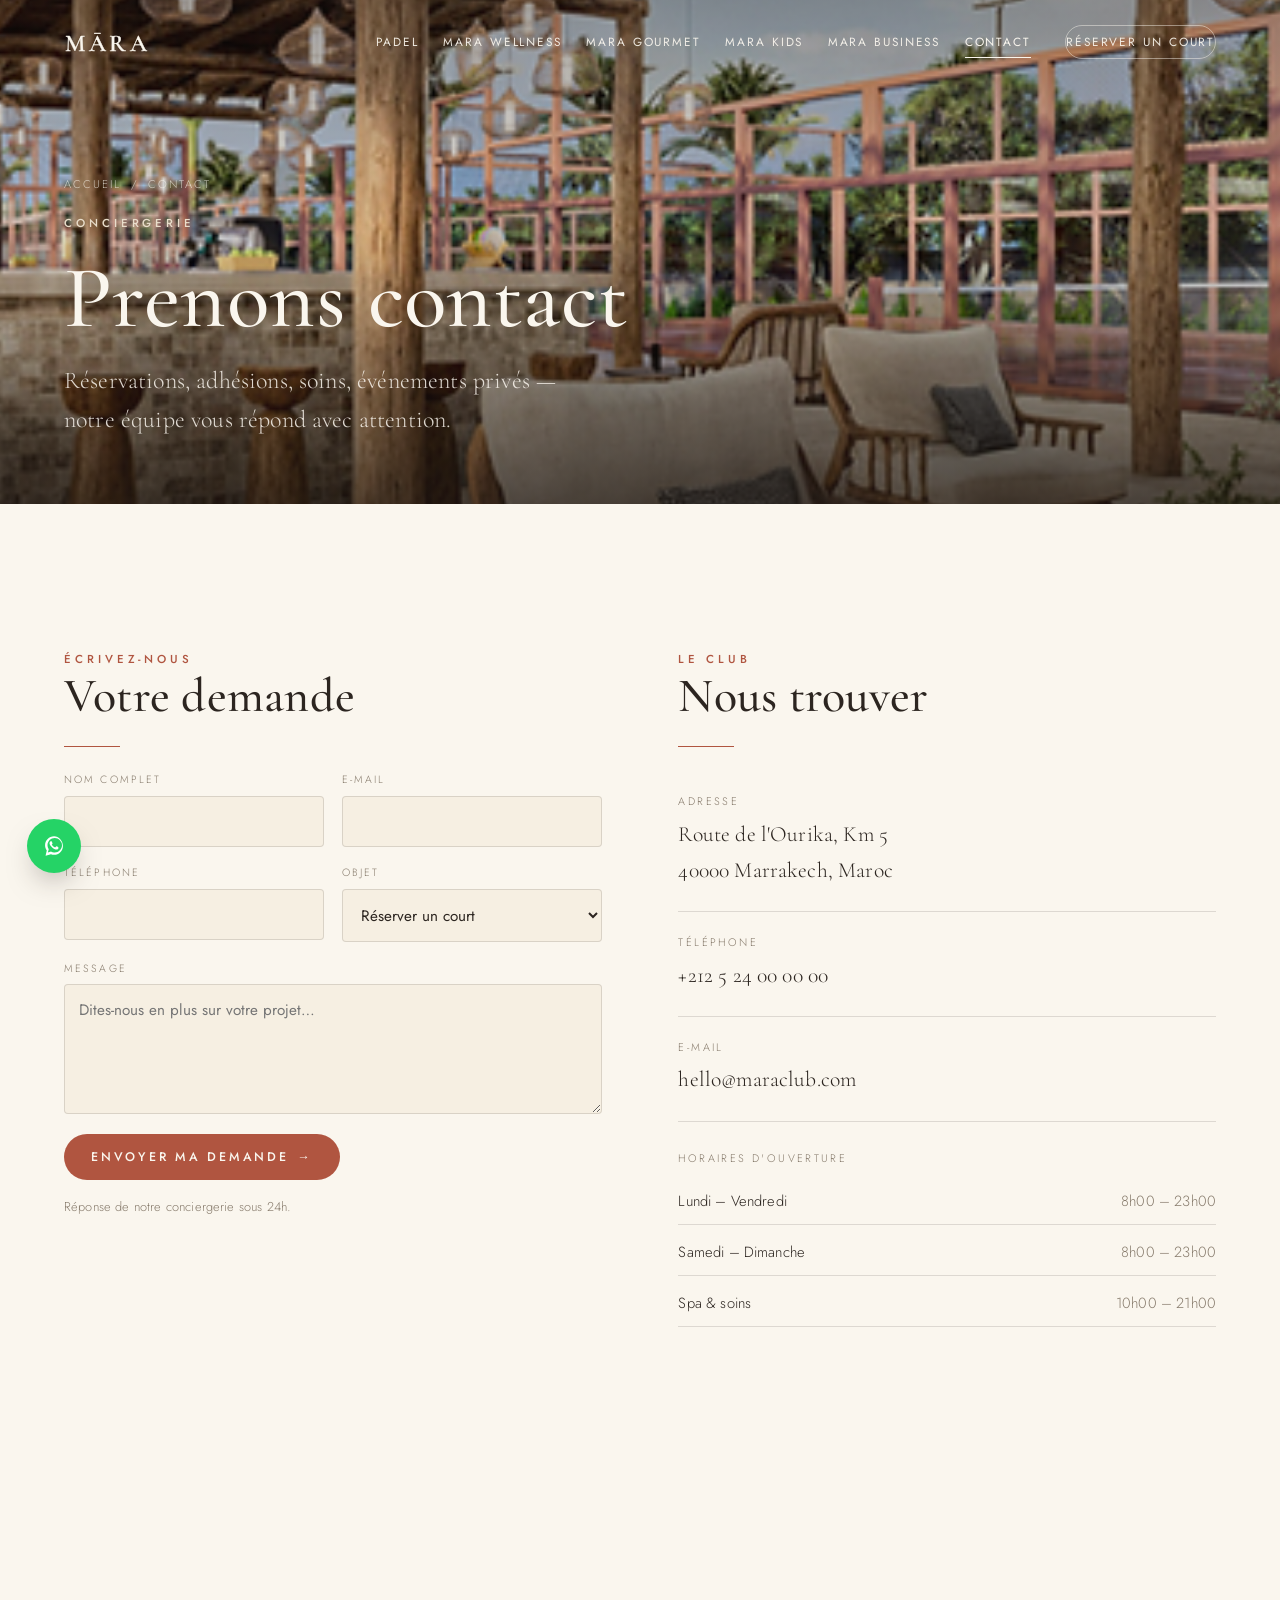
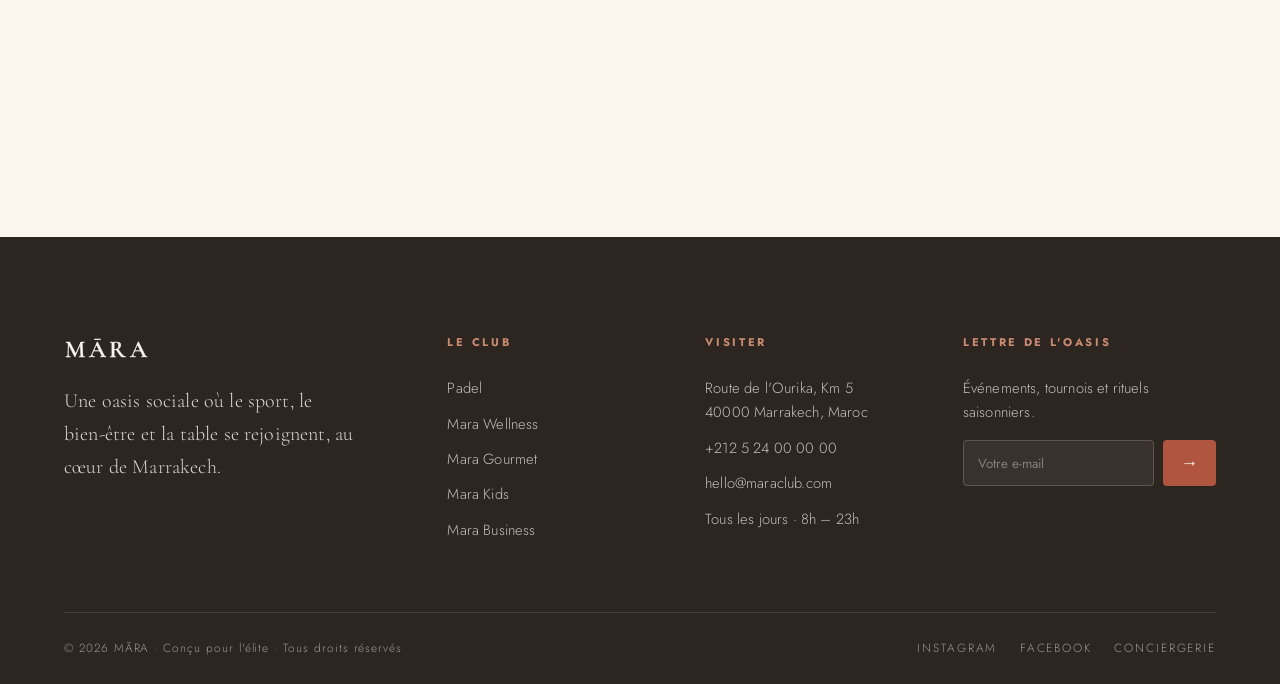
<file: site/contact.html>
<!DOCTYPE html>
<html lang="fr">
<head>
  <meta charset="UTF-8" />
  <meta name="viewport" content="width=device-width, initial-scale=1.0" />
  <title>Contact & Conciergerie — MĀRA · Marrakech</title>
  <meta name="description" content="Contactez MĀRA Padel Social Club à Marrakech : réservations, adhésions, événements et conciergerie. Route de l'Ourika, Km 5." />
  <link rel="icon" href="assets/images/logo.png" />
  <link rel="preconnect" href="https://fonts.googleapis.com" />
  <link rel="preconnect" href="https://fonts.gstatic.com" crossorigin />
  <script>document.documentElement.classList.add('js');</script>
  <link rel="stylesheet" href="assets/css/style.css" />
</head>
<body>

  <header class="site-header interior">
    <div class="container">
      <a class="brand" href="index.html" aria-label="MĀRA — accueil"><svg class="brand-logo animate" viewBox="0 0 180 50" role="img" aria-label="M&#256;RA"><text x="2" y="40">M&#256;RA</text></svg></a>
      <nav class="nav" aria-label="Navigation principale">
        <a href="padel.html">Padel</a>
        <a href="wellness.html">Mara Wellness</a>
        <a href="gourmet.html">Mara Gourmet</a>
        <a href="kids.html">Mara Kids</a>
        <a href="business.html">Mara Business</a>
        <a href="contact.html" aria-current="page">Contact</a>
        <a href="padel.html" class="btn btn--light nav-cta">Réserver un court</a>
      </nav>
      <button class="nav-toggle" aria-label="Ouvrir le menu" aria-expanded="false"><span></span><span></span><span></span></button>
    </div>
  </header>

  <section class="pagehero" style="min-height:56svh">
    <div class="pagehero__media"><img src="assets/images/lounge-pergola.png" alt="Salon sous pergola du club MĀRA" /></div>
    <div class="pagehero__inner">
      <div class="container">
        <nav class="crumbs"><a href="index.html">Accueil</a> <span>/</span> <span>Contact</span></nav>
        <span class="eyebrow">Conciergerie</span>
        <h1>Prenons contact</h1>
        <p>Réservations, adhésions, soins, événements privés — notre équipe vous répond avec attention.</p>
      </div>
    </div>
  </section>

  <section class="section">
    <div class="container">
      <div class="contact-grid">
        <!-- Form -->
        <div>
          <span class="eyebrow reveal">Écrivez-nous</span>
          <h2 class="section-title reveal" data-delay="1" style="font-size:clamp(2rem,4vw,3rem)">Votre demande</h2>
          <hr class="rule reveal" data-delay="1" />
          <form class="reveal" data-delay="2" data-demo style="margin-top:1.4rem">
            <div class="form-grid">
              <div class="field"><label for="c-name">Nom complet</label><input id="c-name" type="text" required /></div>
              <div class="field"><label for="c-email">E-mail</label><input id="c-email" type="email" required /></div>
              <div class="field"><label for="c-phone">Téléphone</label><input id="c-phone" type="tel" /></div>
              <div class="field"><label for="c-subject">Objet</label>
                <select id="c-subject">
                  <option>Réserver un court</option>
                  <option>Adhésion / Membre</option>
                  <option>Spa & soins</option>
                  <option>Réserver une table</option>
                  <option>Mara Kids</option>
                  <option>Mara Business / Événement</option>
                  <option>Autre</option>
                </select>
              </div>
              <div class="field full"><label for="c-msg">Message</label><textarea id="c-msg" placeholder="Dites-nous en plus sur votre projet…"></textarea></div>
            </div>
            <button type="submit" class="btn btn--primary" style="margin-top:1.2rem">Envoyer ma demande <span class="arrow">→</span></button>
            <p class="form-note" data-feedback>Réponse de notre conciergerie sous 24h.</p>
          </form>
        </div>

        <!-- Info -->
        <div>
          <span class="eyebrow reveal">Le club</span>
          <h2 class="section-title reveal" data-delay="1" style="font-size:clamp(2rem,4vw,3rem)">Nous trouver</h2>
          <hr class="rule reveal" data-delay="1" />
          <div class="reveal" data-delay="2" style="margin-top:1rem">
            <div class="info-row"><div class="k">Adresse</div><div class="v">Route de l'Ourika, Km 5<br>40000 Marrakech, Maroc</div></div>
            <div class="info-row"><div class="k">Téléphone</div><div class="v"><a href="tel:+212524000000">+212 5 24 00 00 00</a></div></div>
            <div class="info-row"><div class="k">E-mail</div><div class="v"><a href="mailto:hello@maraclub.com">hello@maraclub.com</a></div></div>
          </div>
          <div class="reveal" data-delay="3" style="margin-top:1.8rem">
            <div class="k" style="font-size:0.68rem; letter-spacing:0.22em; text-transform:uppercase; color:var(--muted); margin-bottom:0.6rem">Horaires d'ouverture</div>
            <div class="hours">
              <div class="row"><span>Lundi – Vendredi</span><span>8h00 – 23h00</span></div>
              <div class="row"><span>Samedi – Dimanche</span><span>8h00 – 23h00</span></div>
              <div class="row"><span>Spa &amp; soins</span><span>10h00 – 21h00</span></div>
            </div>
          </div>
          <iframe class="map-embed reveal" data-delay="3" style="margin-top:1.8rem" loading="lazy" referrerpolicy="no-referrer-when-downgrade"
            src="https://www.openstreetmap.org/export/embed.html?bbox=-7.98%2C31.55%2C-7.90%2C31.61&amp;layer=mapnik&amp;marker=31.58%2C-7.94"
            title="Carte — MĀRA Marrakech"></iframe>
        </div>
      </div>
    </div>
  </section>

  <footer class="site-footer">
    <div class="container">
      <div class="footer-grid">
        <div><a class="brand" href="index.html"><svg class="brand-logo animate" viewBox="0 0 180 50" role="img" aria-label="M&#256;RA"><text x="2" y="40">M&#256;RA</text></svg></a><p class="footer-tag">Une oasis sociale où le sport, le bien-être et la table se rejoignent, au cœur de Marrakech.</p></div>
        <div class="footer-col"><h5>Le club</h5><a href="padel.html">Padel</a><a href="wellness.html">Mara Wellness</a><a href="gourmet.html">Mara Gourmet</a><a href="kids.html">Mara Kids</a><a href="business.html">Mara Business</a></div>
        <div class="footer-col"><h5>Visiter</h5><p>Route de l'Ourika, Km 5<br>40000 Marrakech, Maroc</p><a href="tel:+212524000000">+212 5 24 00 00 00</a><a href="mailto:hello@maraclub.com">hello@maraclub.com</a><p>Tous les jours · 8h – 23h</p></div>
        <div class="footer-col"><h5>Lettre de l'oasis</h5><p>Événements, tournois et rituels saisonniers.</p><form class="news" data-demo><input type="email" placeholder="Votre e-mail" required aria-label="E-mail" /><button type="submit" aria-label="S'inscrire">→</button></form></div>
      </div>
      <div class="footer-bottom"><span>© <span data-year>2026</span> MĀRA · Conçu pour l'élite · Tous droits réservés</span><div class="socials"><a href="#">Instagram</a><a href="#">Facebook</a><a href="contact.html">Conciergerie</a></div></div>
    </div>
  </footer>

  <!-- Floating actions -->
  <a class="fab fab--whatsapp" href="https://wa.me/212524000000?text=Bonjour%20MARA%2C%20je%20souhaite%20des%20informations." target="_blank" rel="noopener" aria-label="Contacter MARA sur WhatsApp">
    <svg viewBox="0 0 32 32" fill="currentColor" aria-hidden="true"><path d="M16.04 4C9.96 4 5 8.95 5 15.02c0 2.4.78 4.62 2.1 6.43L5.6 28l6.7-1.76a11.02 11.02 0 0 0 3.73.65h.01C22.12 26.89 27 21.94 27 15.87 27 9.8 22.04 4 16.04 4Zm0 19.9h-.01c-1.18 0-2.34-.32-3.35-.92l-.24-.14-3.98 1.04 1.06-3.88-.16-.25a8.86 8.86 0 0 1-1.36-4.71c0-4.9 4-8.88 8.92-8.88 2.38 0 4.62.93 6.3 2.61a8.83 8.83 0 0 1 2.61 6.28c0 4.9-4 8.85-8.93 8.85Zm4.9-6.63c-.27-.13-1.59-.78-1.83-.87-.25-.09-.43-.13-.61.14-.18.27-.7.86-.86 1.04-.16.18-.32.2-.59.07-.27-.14-1.13-.42-2.16-1.33-.8-.71-1.34-1.59-1.5-1.86-.16-.27-.02-.42.12-.55.12-.12.27-.32.4-.48.14-.16.18-.27.27-.45.09-.18.05-.34-.02-.48-.07-.14-.61-1.47-.84-2.01-.22-.53-.44-.46-.61-.46l-.52-.01c-.18 0-.48.07-.73.34-.25.27-.96.94-.96 2.29s.98 2.65 1.12 2.83c.14.18 1.93 2.95 4.68 4.13.65.28 1.16.45 1.56.58.65.21 1.25.18 1.72.11.52-.08 1.59-.65 1.81-1.28.22-.63.22-1.17.16-1.28-.07-.11-.25-.18-.52-.31Z"/></svg>
  </a>
  <button class="fab fab--top" type="button" aria-label="Revenir en haut">
    <svg viewBox="0 0 24 24" fill="none" stroke="currentColor" stroke-width="2" stroke-linecap="round" stroke-linejoin="round" aria-hidden="true"><path d="M12 19V5M5 12l7-7 7 7"/></svg>
  </button>
  <script src="assets/js/main.js"></script>
</body>
</html>
</file>
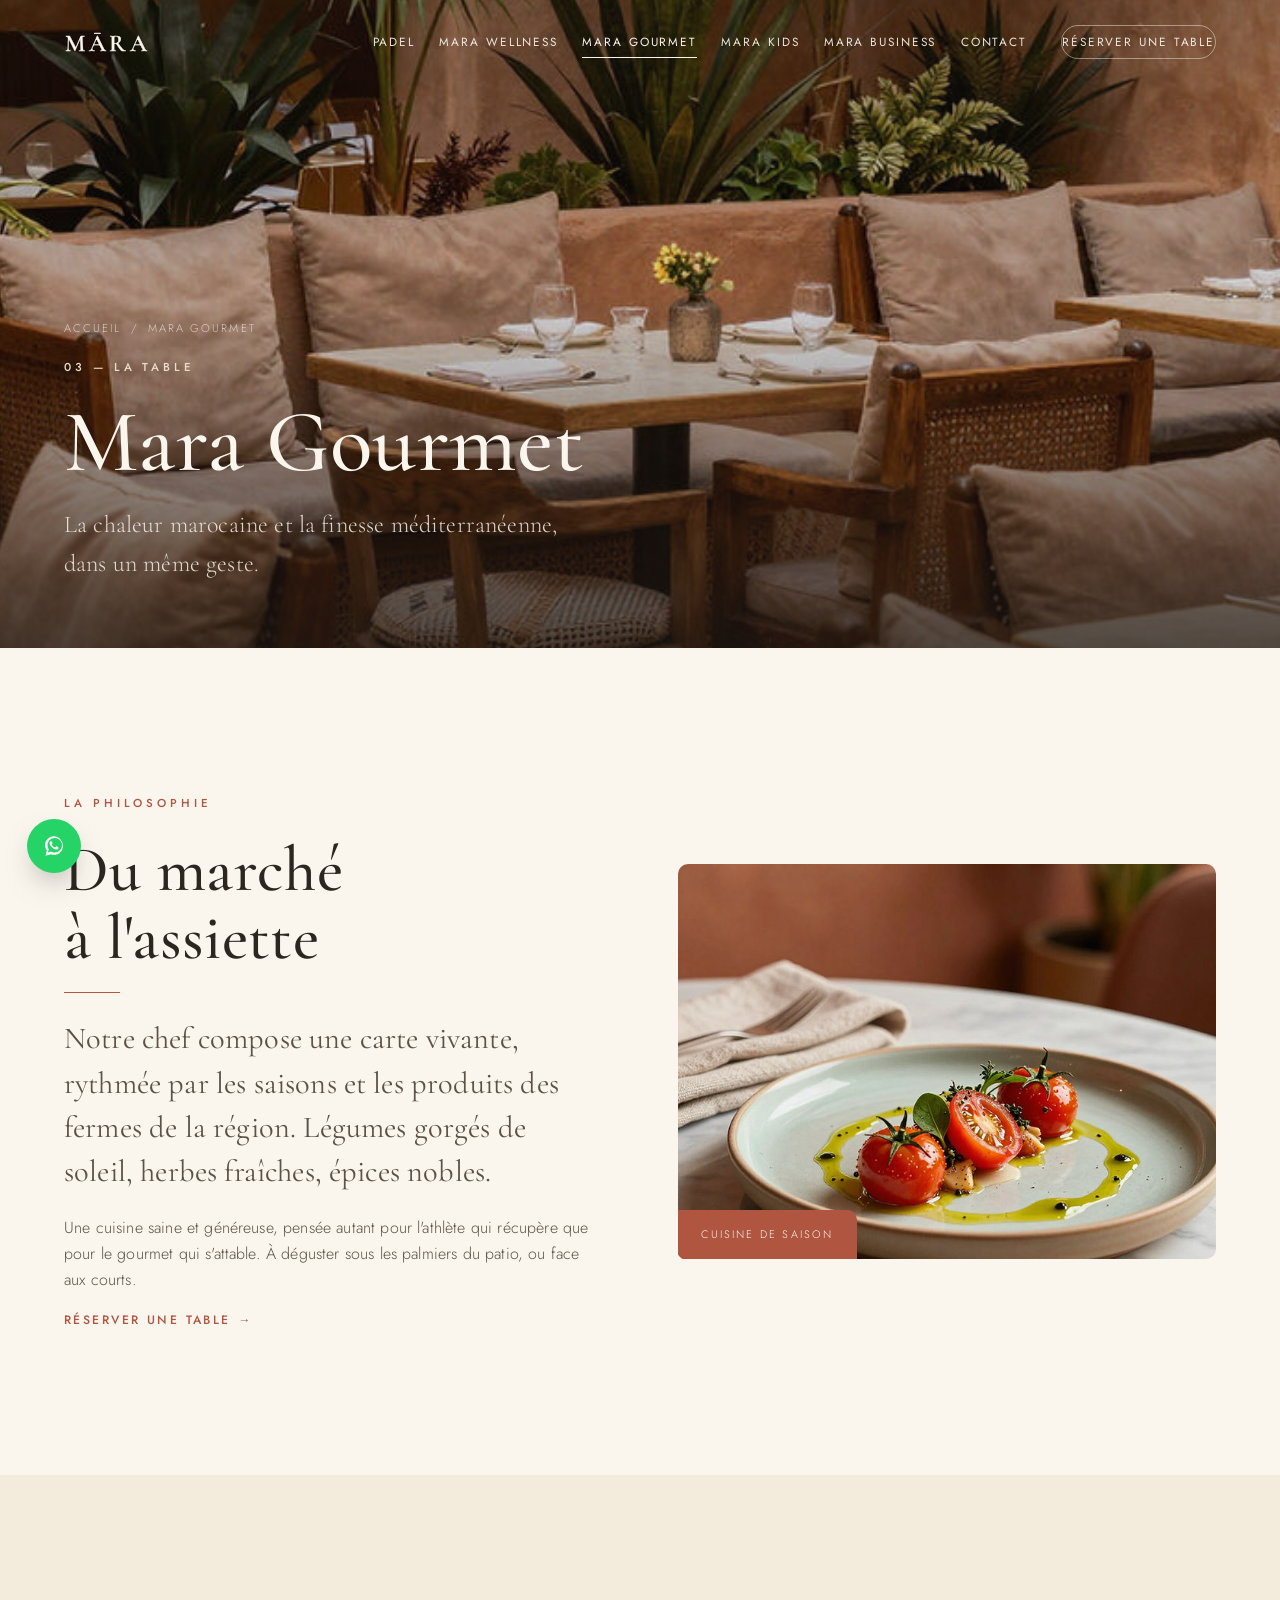
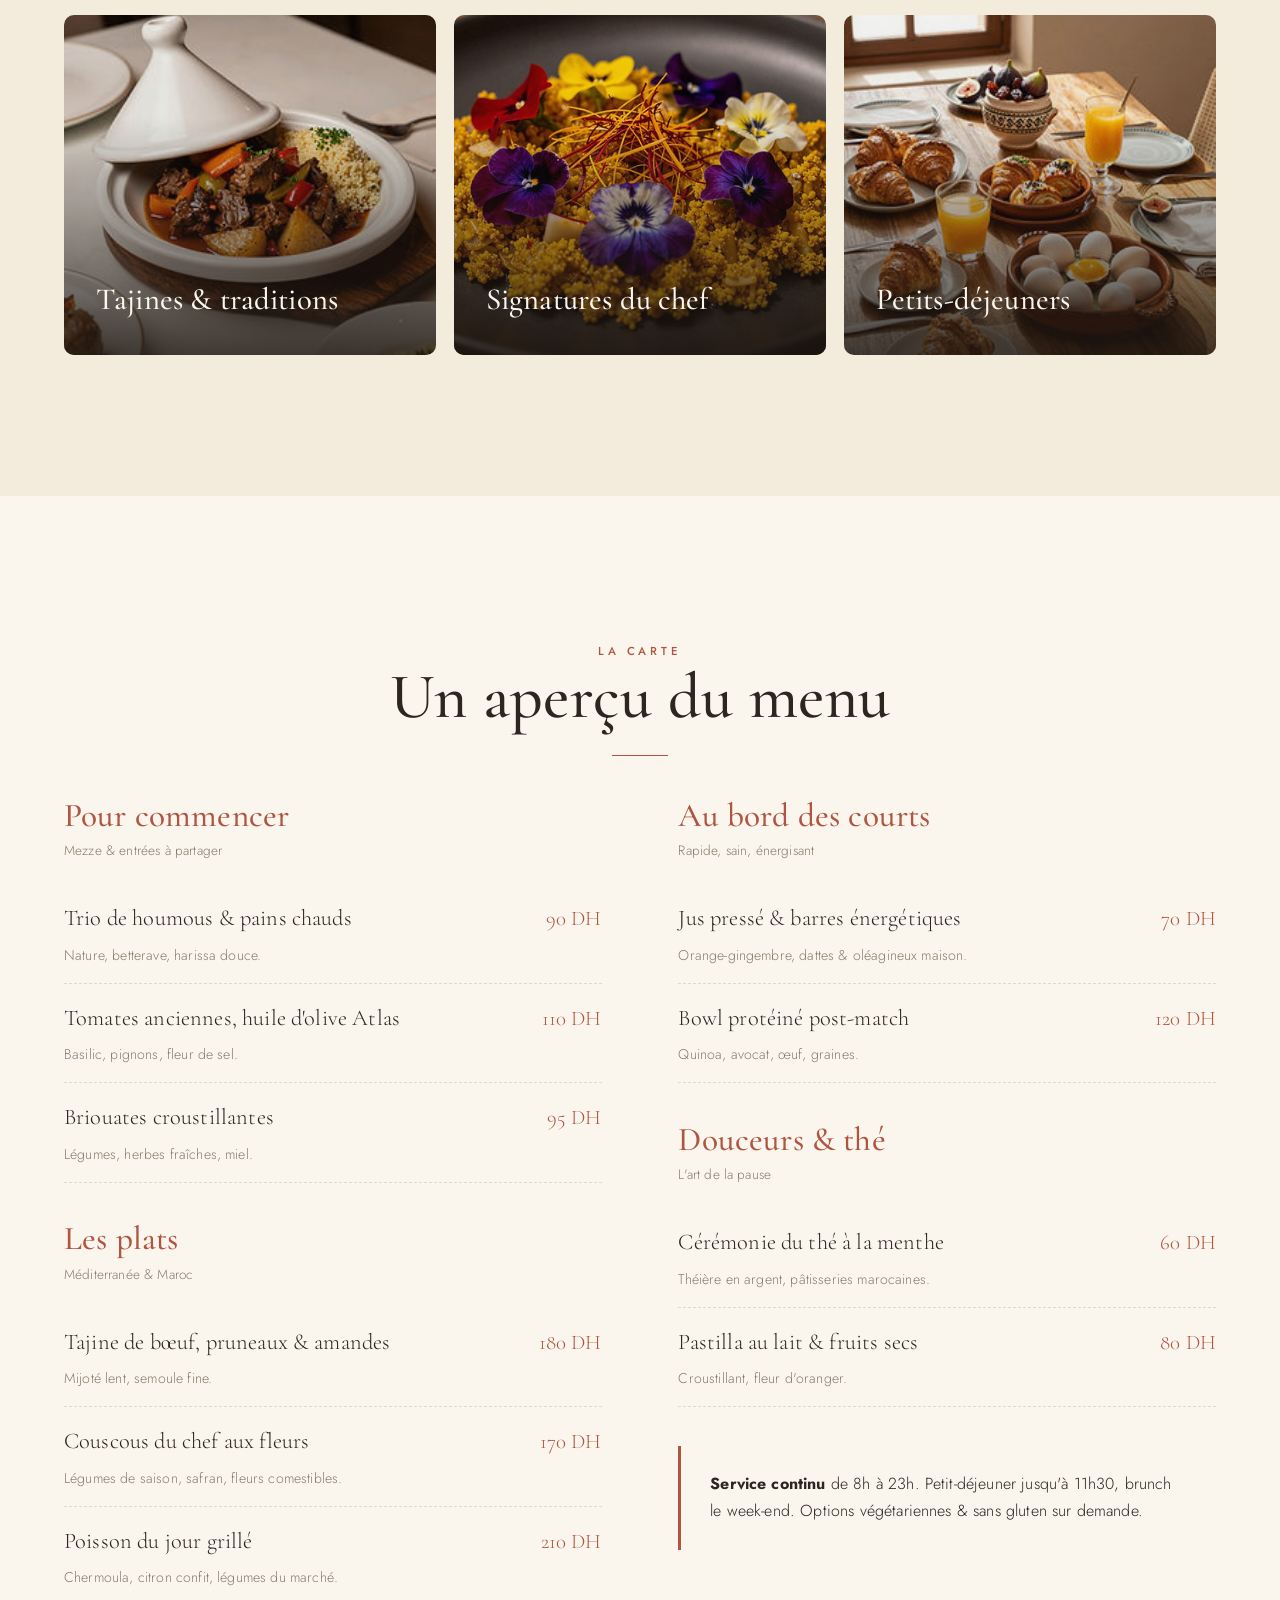
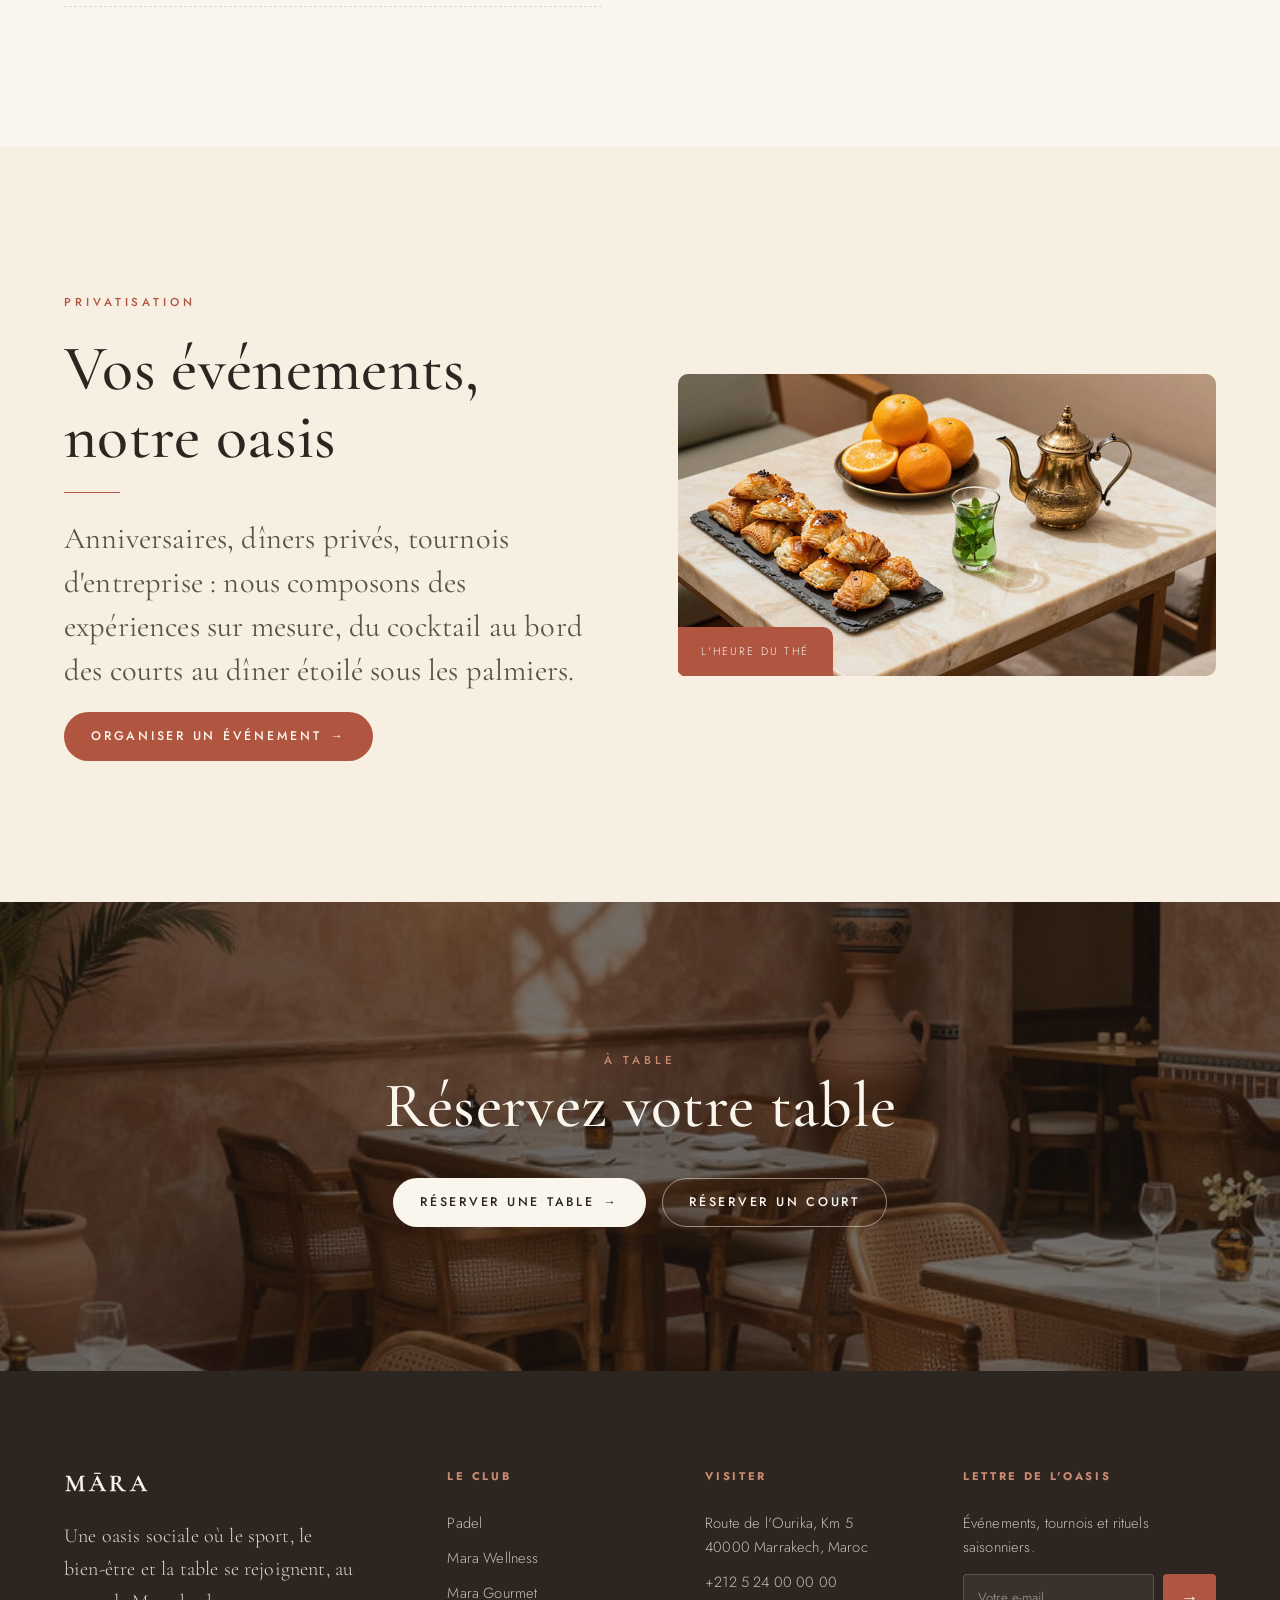
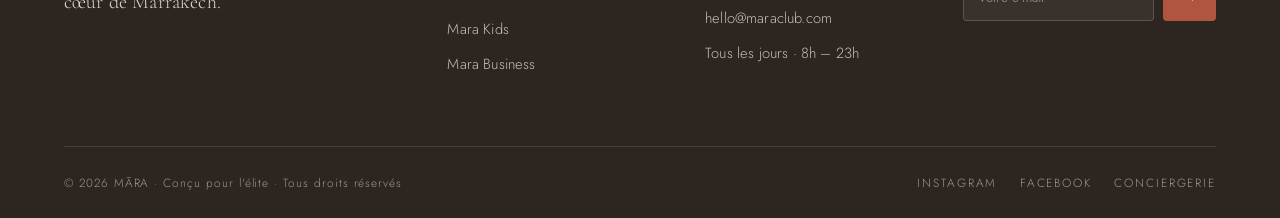
<file: site/gourmet.html>
<!DOCTYPE html>
<html lang="fr">
<head>
  <meta charset="UTF-8" />
  <meta name="viewport" content="width=device-width, initial-scale=1.0" />
  <title>Mara Gourmet — Restaurant & Table · Marrakech</title>
  <meta name="description" content="Mara Gourmet : cuisine méditerranéenne et marocaine, du marché à l'assiette, dans un patio ombragé face aux courts de padel à Marrakech." />
  <link rel="icon" href="assets/images/logo.png" />
  <link rel="preconnect" href="https://fonts.googleapis.com" />
  <link rel="preconnect" href="https://fonts.gstatic.com" crossorigin />
  <script>document.documentElement.classList.add('js');</script>
  <link rel="stylesheet" href="assets/css/style.css" />
</head>
<body>

  <header class="site-header interior">
    <div class="container">
      <a class="brand" href="index.html" aria-label="MĀRA — accueil"><svg class="brand-logo animate" viewBox="0 0 180 50" role="img" aria-label="M&#256;RA"><text x="2" y="40">M&#256;RA</text></svg></a>
      <nav class="nav" aria-label="Navigation principale">
        <a href="padel.html">Padel</a>
        <a href="wellness.html">Mara Wellness</a>
        <a href="gourmet.html" aria-current="page">Mara Gourmet</a>
        <a href="kids.html">Mara Kids</a>
        <a href="business.html">Mara Business</a>
        <a href="contact.html">Contact</a>
        <a href="contact.html" class="btn btn--light nav-cta">Réserver une table</a>
      </nav>
      <button class="nav-toggle" aria-label="Ouvrir le menu" aria-expanded="false"><span></span><span></span><span></span></button>
    </div>
  </header>

  <section class="pagehero">
    <div class="pagehero__media"><img src="assets/images/dining-patio.jpg" alt="Le patio du restaurant Mara Gourmet" /></div>
    <div class="pagehero__inner">
      <div class="container">
        <nav class="crumbs"><a href="index.html">Accueil</a> <span>/</span> <span>Mara Gourmet</span></nav>
        <span class="eyebrow">03 — La table</span>
        <h1>Mara Gourmet</h1>
        <p>La chaleur marocaine et la finesse méditerranéenne, dans un même geste.</p>
      </div>
    </div>
  </section>

  <section class="section">
    <div class="container">
      <div class="split">
        <div class="stack">
          <span class="eyebrow reveal">La philosophie</span>
          <h2 class="section-title reveal" data-delay="1">Du marché<br>à l'assiette</h2>
          <hr class="rule reveal" data-delay="1" />
          <p class="lead reveal" data-delay="2">Notre chef compose une carte vivante, rythmée par les saisons et les produits des fermes de la région. Légumes gorgés de soleil, herbes fraîches, épices nobles.</p>
          <p class="reveal" data-delay="2">Une cuisine saine et généreuse, pensée autant pour l'athlète qui récupère que pour le gourmet qui s'attable. À déguster sous les palmiers du patio, ou face aux courts.</p>
          <a href="contact.html" class="tlink reveal" data-delay="3" style="margin-top:1rem">Réserver une table <span class="arrow">→</span></a>
        </div>
        <div class="split__media img-mask reveal" data-delay="2">
          <img src="assets/images/dish-tomato.jpg" alt="Plat de tomates anciennes et huile d'olive" />
          <span class="frame-tag">Cuisine de saison</span>
        </div>
      </div>
    </div>
  </section>

  <!-- DISH GALLERY -->
  <section class="section bg-sand">
    <div class="container">
      <div class="universe">
        <div class="u-card span-4 reveal img-mask"><img src="assets/images/dish-tagine.jpg" alt="Tajine traditionnel" /><div class="u-card__body"><h3>Tajines & traditions</h3></div></div>
        <div class="u-card span-4 reveal img-mask" data-delay="1"><img src="assets/images/dish-couscous-flowers.jpg" alt="Couscous aux fleurs comestibles" /><div class="u-card__body"><h3>Signatures du chef</h3></div></div>
        <div class="u-card span-4 reveal img-mask" data-delay="2"><img src="assets/images/dining-breakfast.jpg" alt="Petit-déjeuner marocain" /><div class="u-card__body"><h3>Petits-déjeuners</h3></div></div>
      </div>
    </div>
  </section>

  <!-- MENU -->
  <section class="section">
    <div class="container">
      <div class="center" style="margin-bottom:2.6rem">
        <span class="eyebrow reveal">La carte</span>
        <h2 class="section-title reveal mx-auto" data-delay="1">Un aperçu du menu</h2>
        <hr class="rule reveal" data-delay="1" />
      </div>
      <div class="split" style="align-items:start">
        <div class="menu-block reveal">
          <div class="menu-cat">
            <h3>Pour commencer</h3>
            <p class="cat-note">Mezze & entrées à partager</p>
            <div class="menu-item"><span class="name">Trio de houmous & pains chauds</span><span class="price">90 DH</span><span class="desc">Nature, betterave, harissa douce.</span></div>
            <div class="menu-item"><span class="name">Tomates anciennes, huile d'olive Atlas</span><span class="price">110 DH</span><span class="desc">Basilic, pignons, fleur de sel.</span></div>
            <div class="menu-item"><span class="name">Briouates croustillantes</span><span class="price">95 DH</span><span class="desc">Légumes, herbes fraîches, miel.</span></div>
          </div>
          <div class="menu-cat">
            <h3>Les plats</h3>
            <p class="cat-note">Méditerranée & Maroc</p>
            <div class="menu-item"><span class="name">Tajine de bœuf, pruneaux & amandes</span><span class="price">180 DH</span><span class="desc">Mijoté lent, semoule fine.</span></div>
            <div class="menu-item"><span class="name">Couscous du chef aux fleurs</span><span class="price">170 DH</span><span class="desc">Légumes de saison, safran, fleurs comestibles.</span></div>
            <div class="menu-item"><span class="name">Poisson du jour grillé</span><span class="price">210 DH</span><span class="desc">Chermoula, citron confit, légumes du marché.</span></div>
          </div>
        </div>
        <div class="menu-block reveal" data-delay="1">
          <div class="menu-cat">
            <h3>Au bord des courts</h3>
            <p class="cat-note">Rapide, sain, énergisant</p>
            <div class="menu-item"><span class="name">Jus pressé & barres énergétiques</span><span class="price">70 DH</span><span class="desc">Orange-gingembre, dattes & oléagineux maison.</span></div>
            <div class="menu-item"><span class="name">Bowl protéiné post-match</span><span class="price">120 DH</span><span class="desc">Quinoa, avocat, œuf, graines.</span></div>
          </div>
          <div class="menu-cat">
            <h3>Douceurs & thé</h3>
            <p class="cat-note">L'art de la pause</p>
            <div class="menu-item"><span class="name">Cérémonie du thé à la menthe</span><span class="price">60 DH</span><span class="desc">Théière en argent, pâtisseries marocaines.</span></div>
            <div class="menu-item"><span class="name">Pastilla au lait & fruits secs</span><span class="price">80 DH</span><span class="desc">Croustillant, fleur d'oranger.</span></div>
          </div>
          <div class="note-card reveal" data-delay="2">
            <p style="color:var(--ink)"><strong>Service continu</strong> de 8h à 23h. Petit-déjeuner jusqu'à 11h30, brunch le week-end. Options végétariennes & sans gluten sur demande.</p>
          </div>
        </div>
      </div>
    </div>
  </section>

  <!-- TEA SPLIT -->
  <section class="section bg-paper-warm">
    <div class="container">
      <div class="split split--reverse">
        <div class="split__media img-mask reveal"><img src="assets/images/dining-tea-pastries.jpg" alt="Thé à la menthe et pâtisseries marocaines" /><span class="frame-tag">L'heure du thé</span></div>
        <div class="stack">
          <span class="eyebrow reveal">Privatisation</span>
          <h2 class="section-title reveal" data-delay="1">Vos événements,<br>notre oasis</h2>
          <hr class="rule reveal" data-delay="1" />
          <p class="lead reveal" data-delay="2">Anniversaires, dîners privés, tournois d'entreprise : nous composons des expériences sur mesure, du cocktail au bord des courts au dîner étoilé sous les palmiers.</p>
          <a href="contact.html" class="btn btn--primary reveal" data-delay="3" style="margin-top:1.2rem">Organiser un événement <span class="arrow">→</span></a>
        </div>
      </div>
    </div>
  </section>

  <!-- CTA -->
  <section class="cta-band">
    <div class="cta-band__media"><img src="assets/images/dining-interior.jpg" alt="Salle du restaurant Mara Gourmet" /></div>
    <div class="cta-band__inner container">
      <span class="eyebrow on-dark reveal">À table</span>
      <h2 class="section-title reveal mx-auto maxw-md" data-delay="1">Réservez votre table</h2>
      <div class="hero__actions reveal" data-delay="2" style="justify-content:center">
        <a href="contact.html" class="btn btn--solid-light">Réserver une table <span class="arrow">→</span></a>
        <a href="padel.html" class="btn btn--light">Réserver un court</a>
      </div>
    </div>
  </section>

  <footer class="site-footer">
    <div class="container">
      <div class="footer-grid">
        <div><a class="brand" href="index.html"><svg class="brand-logo animate" viewBox="0 0 180 50" role="img" aria-label="M&#256;RA"><text x="2" y="40">M&#256;RA</text></svg></a><p class="footer-tag">Une oasis sociale où le sport, le bien-être et la table se rejoignent, au cœur de Marrakech.</p></div>
        <div class="footer-col"><h5>Le club</h5><a href="padel.html">Padel</a><a href="wellness.html">Mara Wellness</a><a href="gourmet.html">Mara Gourmet</a><a href="kids.html">Mara Kids</a><a href="business.html">Mara Business</a></div>
        <div class="footer-col"><h5>Visiter</h5><p>Route de l'Ourika, Km 5<br>40000 Marrakech, Maroc</p><a href="tel:+212524000000">+212 5 24 00 00 00</a><a href="mailto:hello@maraclub.com">hello@maraclub.com</a><p>Tous les jours · 8h – 23h</p></div>
        <div class="footer-col"><h5>Lettre de l'oasis</h5><p>Événements, tournois et rituels saisonniers.</p><form class="news" data-demo><input type="email" placeholder="Votre e-mail" required aria-label="E-mail" /><button type="submit" aria-label="S'inscrire">→</button></form></div>
      </div>
      <div class="footer-bottom"><span>© <span data-year>2026</span> MĀRA · Conçu pour l'élite · Tous droits réservés</span><div class="socials"><a href="#">Instagram</a><a href="#">Facebook</a><a href="contact.html">Conciergerie</a></div></div>
    </div>
  </footer>

  <!-- Floating actions -->
  <a class="fab fab--whatsapp" href="https://wa.me/212524000000?text=Bonjour%20MARA%2C%20je%20souhaite%20des%20informations." target="_blank" rel="noopener" aria-label="Contacter MARA sur WhatsApp">
    <svg viewBox="0 0 32 32" fill="currentColor" aria-hidden="true"><path d="M16.04 4C9.96 4 5 8.95 5 15.02c0 2.4.78 4.62 2.1 6.43L5.6 28l6.7-1.76a11.02 11.02 0 0 0 3.73.65h.01C22.12 26.89 27 21.94 27 15.87 27 9.8 22.04 4 16.04 4Zm0 19.9h-.01c-1.18 0-2.34-.32-3.35-.92l-.24-.14-3.98 1.04 1.06-3.88-.16-.25a8.86 8.86 0 0 1-1.36-4.71c0-4.9 4-8.88 8.92-8.88 2.38 0 4.62.93 6.3 2.61a8.83 8.83 0 0 1 2.61 6.28c0 4.9-4 8.85-8.93 8.85Zm4.9-6.63c-.27-.13-1.59-.78-1.83-.87-.25-.09-.43-.13-.61.14-.18.27-.7.86-.86 1.04-.16.18-.32.2-.59.07-.27-.14-1.13-.42-2.16-1.33-.8-.71-1.34-1.59-1.5-1.86-.16-.27-.02-.42.12-.55.12-.12.27-.32.4-.48.14-.16.18-.27.27-.45.09-.18.05-.34-.02-.48-.07-.14-.61-1.47-.84-2.01-.22-.53-.44-.46-.61-.46l-.52-.01c-.18 0-.48.07-.73.34-.25.27-.96.94-.96 2.29s.98 2.65 1.12 2.83c.14.18 1.93 2.95 4.68 4.13.65.28 1.16.45 1.56.58.65.21 1.25.18 1.72.11.52-.08 1.59-.65 1.81-1.28.22-.63.22-1.17.16-1.28-.07-.11-.25-.18-.52-.31Z"/></svg>
  </a>
  <button class="fab fab--top" type="button" aria-label="Revenir en haut">
    <svg viewBox="0 0 24 24" fill="none" stroke="currentColor" stroke-width="2" stroke-linecap="round" stroke-linejoin="round" aria-hidden="true"><path d="M12 19V5M5 12l7-7 7 7"/></svg>
  </button>
  <script src="assets/js/main.js"></script>
</body>
</html>
</file>
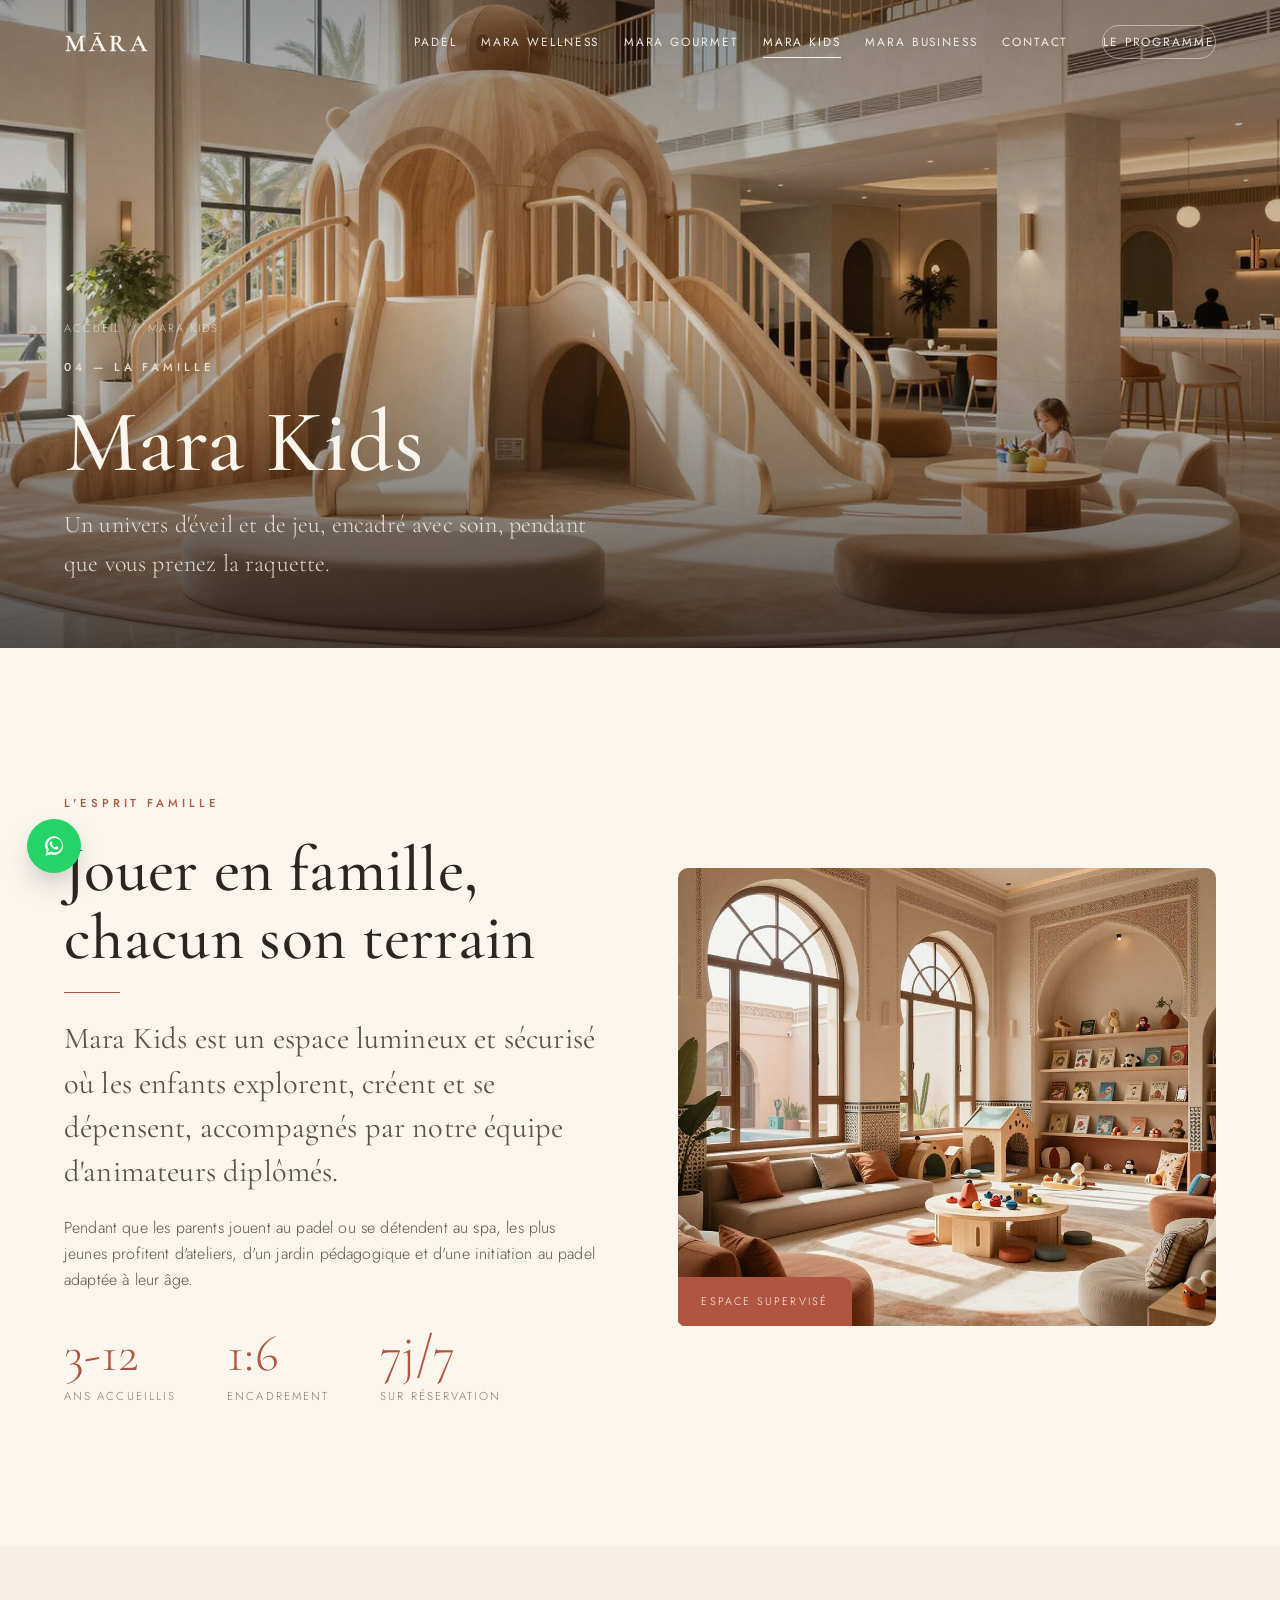
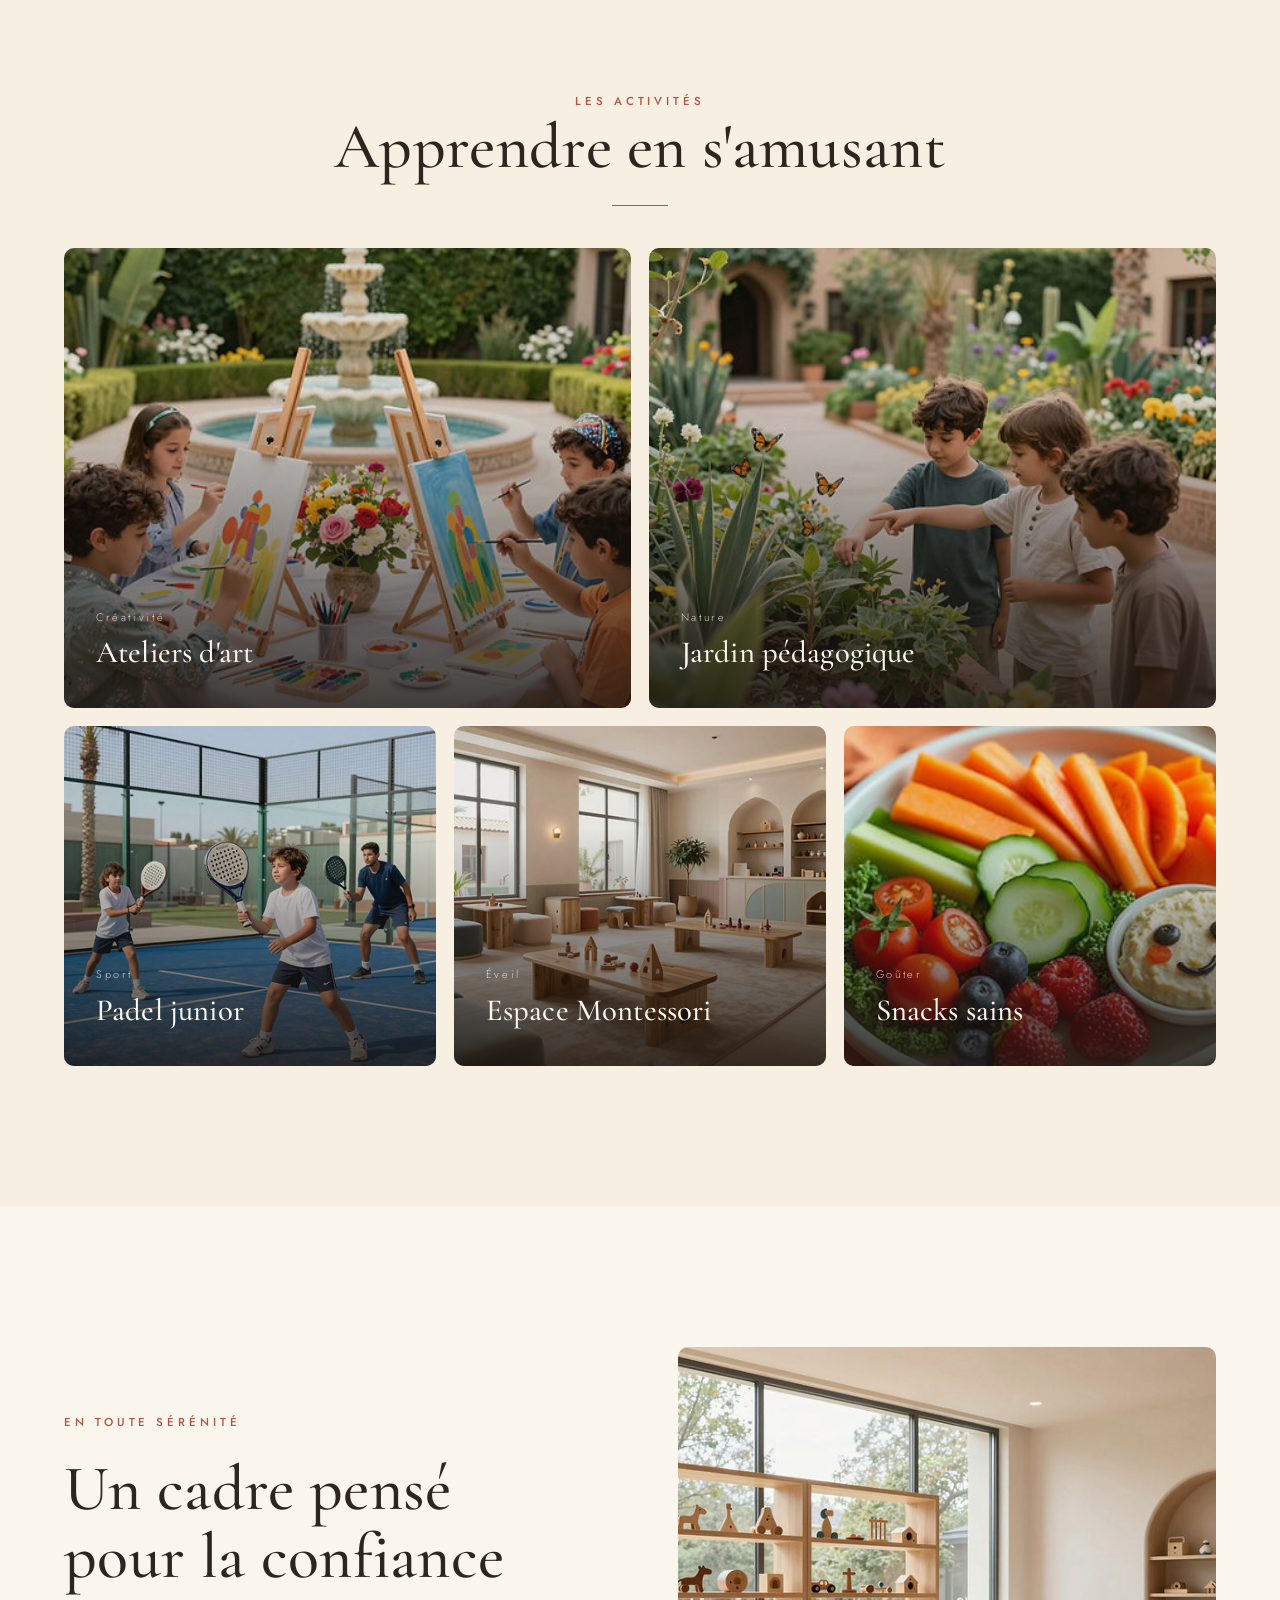
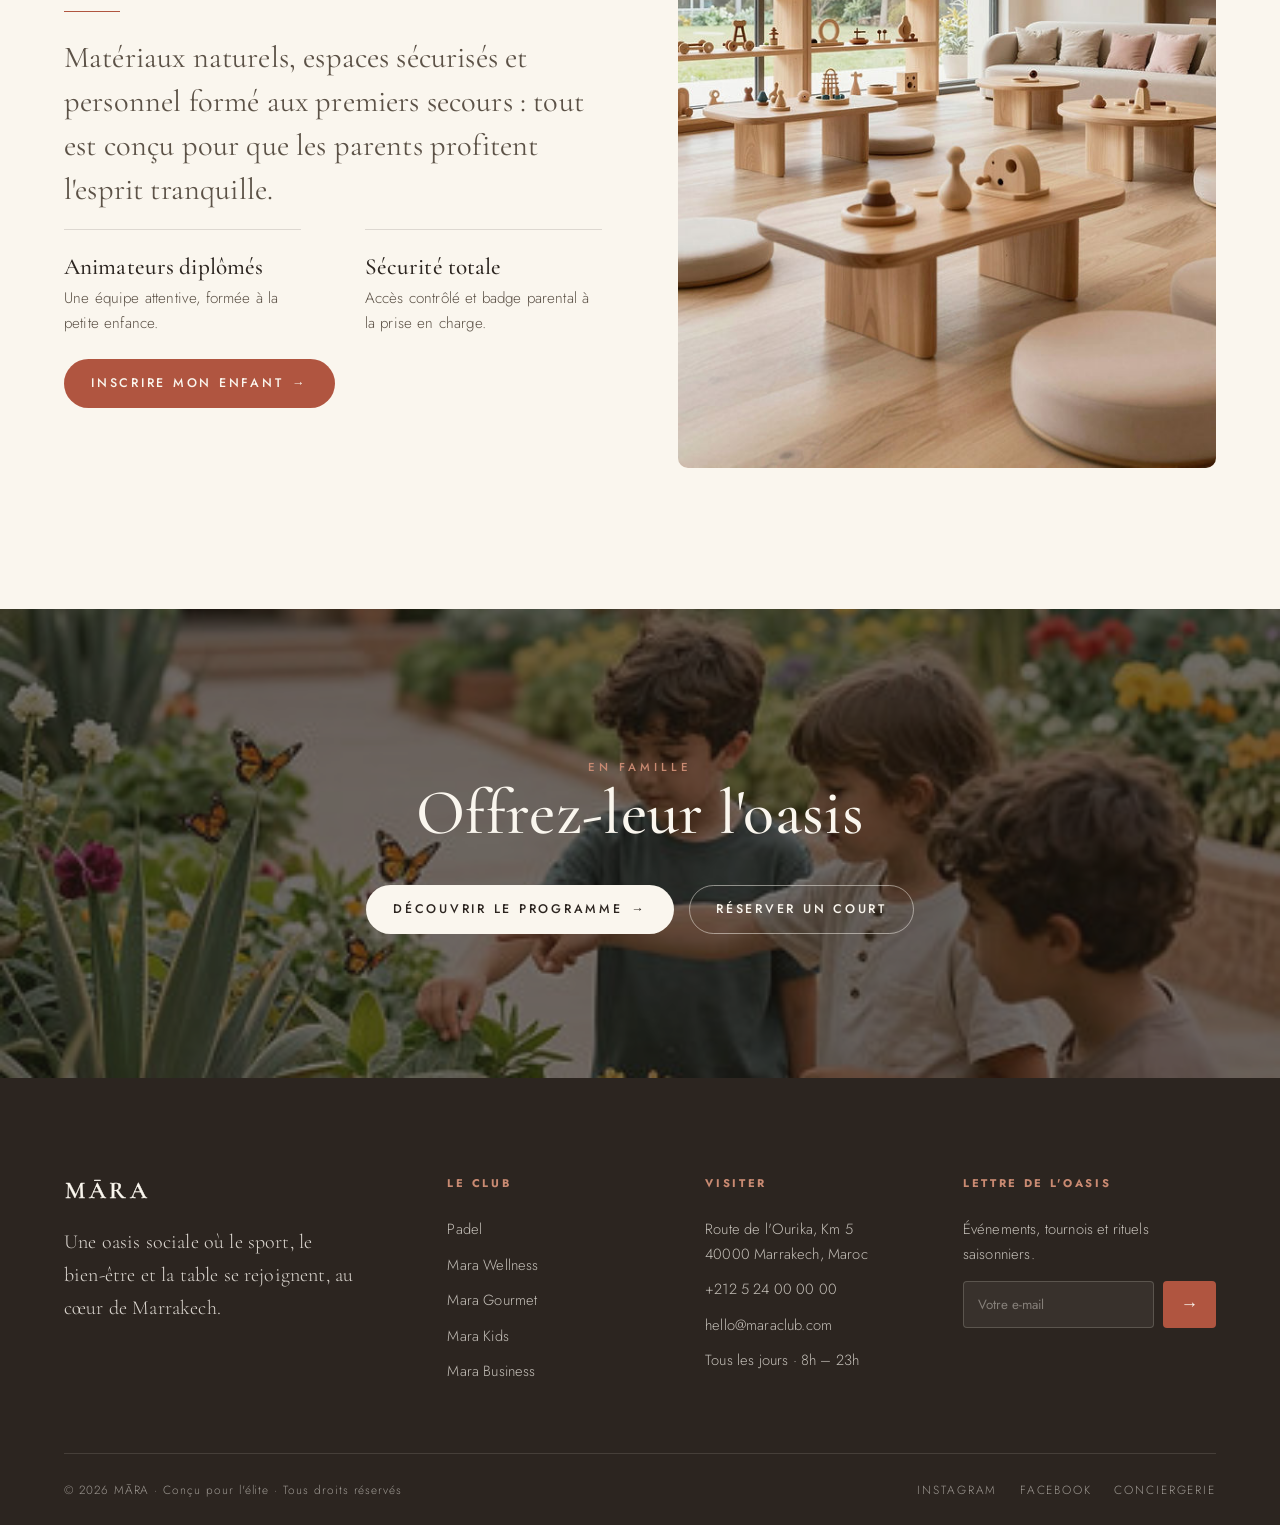
<file: site/kids.html>
<!DOCTYPE html>
<html lang="fr">
<head>
  <meta charset="UTF-8" />
  <meta name="viewport" content="width=device-width, initial-scale=1.0" />
  <title>Mara Kids — Club enfants & famille · Marrakech</title>
  <meta name="description" content="Mara Kids : un espace créatif et supervisé pour les enfants — ateliers, jardin, jeux d'éveil et padel junior — pendant que les parents jouent." />
  <link rel="icon" href="assets/images/logo.png" />
  <link rel="preconnect" href="https://fonts.googleapis.com" />
  <link rel="preconnect" href="https://fonts.gstatic.com" crossorigin />
  <script>document.documentElement.classList.add('js');</script>
  <link rel="stylesheet" href="assets/css/style.css" />
</head>
<body>

  <header class="site-header interior">
    <div class="container">
      <a class="brand" href="index.html" aria-label="MĀRA — accueil"><svg class="brand-logo animate" viewBox="0 0 180 50" role="img" aria-label="M&#256;RA"><text x="2" y="40">M&#256;RA</text></svg></a>
      <nav class="nav" aria-label="Navigation principale">
        <a href="padel.html">Padel</a>
        <a href="wellness.html">Mara Wellness</a>
        <a href="gourmet.html">Mara Gourmet</a>
        <a href="kids.html" aria-current="page">Mara Kids</a>
        <a href="business.html">Mara Business</a>
        <a href="contact.html">Contact</a>
        <a href="contact.html" class="btn btn--light nav-cta">Le programme</a>
      </nav>
      <button class="nav-toggle" aria-label="Ouvrir le menu" aria-expanded="false"><span></span><span></span><span></span></button>
    </div>
  </header>

  <section class="pagehero">
    <div class="pagehero__media"><img src="assets/images/kids-club-slide.jpg" alt="Le club enfants Mara Kids et son toboggan en bois" /></div>
    <div class="pagehero__inner">
      <div class="container">
        <nav class="crumbs"><a href="index.html">Accueil</a> <span>/</span> <span>Mara Kids</span></nav>
        <span class="eyebrow">04 — La famille</span>
        <h1>Mara Kids</h1>
        <p>Un univers d'éveil et de jeu, encadré avec soin, pendant que vous prenez la raquette.</p>
      </div>
    </div>
  </section>

  <section class="section">
    <div class="container">
      <div class="split">
        <div class="stack">
          <span class="eyebrow reveal">L'esprit famille</span>
          <h2 class="section-title reveal" data-delay="1">Jouer en famille,<br>chacun son terrain</h2>
          <hr class="rule reveal" data-delay="1" />
          <p class="lead reveal" data-delay="2">Mara Kids est un espace lumineux et sécurisé où les enfants explorent, créent et se dépensent, accompagnés par notre équipe d'animateurs diplômés.</p>
          <p class="reveal" data-delay="2">Pendant que les parents jouent au padel ou se détendent au spa, les plus jeunes profitent d'ateliers, d'un jardin pédagogique et d'une initiation au padel adaptée à leur âge.</p>
          <div class="figures reveal" data-delay="3">
            <div class="figure"><div class="num">3-12</div><div class="lbl">Ans accueillis</div></div>
            <div class="figure"><div class="num">1:6</div><div class="lbl">Encadrement</div></div>
            <div class="figure"><div class="num">7j/7</div><div class="lbl">Sur réservation</div></div>
          </div>
        </div>
        <div class="split__media img-mask reveal" data-delay="2">
          <img src="assets/images/kids-playroom.jpg" alt="Salle de jeu aux arches marocaines" />
          <span class="frame-tag">Espace supervisé</span>
        </div>
      </div>
    </div>
  </section>

  <!-- ACTIVITIES -->
  <section class="section bg-paper-warm">
    <div class="container">
      <div class="center" style="margin-bottom:2.6rem">
        <span class="eyebrow reveal">Les activités</span>
        <h2 class="section-title reveal mx-auto" data-delay="1">Apprendre en s'amusant</h2>
        <hr class="rule reveal" data-delay="1" />
      </div>
      <div class="universe">
        <div class="u-card span-6 tall reveal"><img src="assets/images/kids-painting.jpg" alt="Atelier peinture dans le jardin" /><div class="u-card__body"><span class="u-card__index">Créativité</span><h3>Ateliers d'art</h3><p>Peinture, poterie et travaux manuels dans le patio aux fontaines.</p></div></div>
        <div class="u-card span-6 tall reveal" data-delay="1"><img src="assets/images/kids-garden.jpg" alt="Enfants observant des papillons au jardin" /><div class="u-card__body"><span class="u-card__index">Nature</span><h3>Jardin pédagogique</h3><p>Découverte de la faune et de la flore de l'oasis, mains dans la terre.</p></div></div>
        <div class="u-card span-4 reveal"><img src="assets/images/padel-kids-academy.jpg" alt="Padel junior" /><div class="u-card__body"><span class="u-card__index">Sport</span><h3>Padel junior</h3><p>Initiation ludique avec matériel adapté.</p></div></div>
        <div class="u-card span-4 reveal" data-delay="1"><img src="assets/images/kids-montessori.jpg" alt="Salle d'éveil Montessori" /><div class="u-card__body"><span class="u-card__index">Éveil</span><h3>Espace Montessori</h3><p>Jeux libres et matériel d'éveil en bois naturel.</p></div></div>
        <div class="u-card span-4 reveal" data-delay="2"><img src="assets/images/kids-snack.jpg" alt="Goûter sain pour enfants" /><div class="u-card__body"><span class="u-card__index">Goûter</span><h3>Snacks sains</h3><p>Fruits frais, crudités et douceurs maison.</p></div></div>
      </div>
    </div>
  </section>

  <!-- TOYS SPLIT -->
  <section class="section">
    <div class="container">
      <div class="split split--reverse">
        <div class="split__media img-mask reveal"><img src="assets/images/kids-toys.jpg" alt="Espace de jeux en bois naturel" /></div>
        <div class="stack">
          <span class="eyebrow reveal">En toute sérénité</span>
          <h2 class="section-title reveal" data-delay="1">Un cadre pensé<br>pour la confiance</h2>
          <hr class="rule reveal" data-delay="1" />
          <p class="lead reveal" data-delay="2">Matériaux naturels, espaces sécurisés et personnel formé aux premiers secours : tout est conçu pour que les parents profitent l'esprit tranquille.</p>
          <div class="amenities reveal" data-delay="2" style="grid-template-columns:1fr 1fr; margin-top:1rem">
            <div class="amenity"><h4>Animateurs diplômés</h4><p>Une équipe attentive, formée à la petite enfance.</p></div>
            <div class="amenity"><h4>Sécurité totale</h4><p>Accès contrôlé et badge parental à la prise en charge.</p></div>
          </div>
          <a href="contact.html" class="btn btn--primary reveal" data-delay="3" style="margin-top:1.4rem">Inscrire mon enfant <span class="arrow">→</span></a>
        </div>
      </div>
    </div>
  </section>

  <!-- CTA -->
  <section class="cta-band">
    <div class="cta-band__media"><img src="assets/images/kids-garden.jpg" alt="Jardin de Mara Kids" /></div>
    <div class="cta-band__inner container">
      <span class="eyebrow on-dark reveal">En famille</span>
      <h2 class="section-title reveal mx-auto maxw-md" data-delay="1">Offrez-leur l'oasis</h2>
      <div class="hero__actions reveal" data-delay="2" style="justify-content:center">
        <a href="contact.html" class="btn btn--solid-light">Découvrir le programme <span class="arrow">→</span></a>
        <a href="padel.html" class="btn btn--light">Réserver un court</a>
      </div>
    </div>
  </section>

  <footer class="site-footer">
    <div class="container">
      <div class="footer-grid">
        <div><a class="brand" href="index.html"><svg class="brand-logo animate" viewBox="0 0 180 50" role="img" aria-label="M&#256;RA"><text x="2" y="40">M&#256;RA</text></svg></a><p class="footer-tag">Une oasis sociale où le sport, le bien-être et la table se rejoignent, au cœur de Marrakech.</p></div>
        <div class="footer-col"><h5>Le club</h5><a href="padel.html">Padel</a><a href="wellness.html">Mara Wellness</a><a href="gourmet.html">Mara Gourmet</a><a href="kids.html">Mara Kids</a><a href="business.html">Mara Business</a></div>
        <div class="footer-col"><h5>Visiter</h5><p>Route de l'Ourika, Km 5<br>40000 Marrakech, Maroc</p><a href="tel:+212524000000">+212 5 24 00 00 00</a><a href="mailto:hello@maraclub.com">hello@maraclub.com</a><p>Tous les jours · 8h – 23h</p></div>
        <div class="footer-col"><h5>Lettre de l'oasis</h5><p>Événements, tournois et rituels saisonniers.</p><form class="news" data-demo><input type="email" placeholder="Votre e-mail" required aria-label="E-mail" /><button type="submit" aria-label="S'inscrire">→</button></form></div>
      </div>
      <div class="footer-bottom"><span>© <span data-year>2026</span> MĀRA · Conçu pour l'élite · Tous droits réservés</span><div class="socials"><a href="#">Instagram</a><a href="#">Facebook</a><a href="contact.html">Conciergerie</a></div></div>
    </div>
  </footer>

  <!-- Floating actions -->
  <a class="fab fab--whatsapp" href="https://wa.me/212524000000?text=Bonjour%20MARA%2C%20je%20souhaite%20des%20informations." target="_blank" rel="noopener" aria-label="Contacter MARA sur WhatsApp">
    <svg viewBox="0 0 32 32" fill="currentColor" aria-hidden="true"><path d="M16.04 4C9.96 4 5 8.95 5 15.02c0 2.4.78 4.62 2.1 6.43L5.6 28l6.7-1.76a11.02 11.02 0 0 0 3.73.65h.01C22.12 26.89 27 21.94 27 15.87 27 9.8 22.04 4 16.04 4Zm0 19.9h-.01c-1.18 0-2.34-.32-3.35-.92l-.24-.14-3.98 1.04 1.06-3.88-.16-.25a8.86 8.86 0 0 1-1.36-4.71c0-4.9 4-8.88 8.92-8.88 2.38 0 4.62.93 6.3 2.61a8.83 8.83 0 0 1 2.61 6.28c0 4.9-4 8.85-8.93 8.85Zm4.9-6.63c-.27-.13-1.59-.78-1.83-.87-.25-.09-.43-.13-.61.14-.18.27-.7.86-.86 1.04-.16.18-.32.2-.59.07-.27-.14-1.13-.42-2.16-1.33-.8-.71-1.34-1.59-1.5-1.86-.16-.27-.02-.42.12-.55.12-.12.27-.32.4-.48.14-.16.18-.27.27-.45.09-.18.05-.34-.02-.48-.07-.14-.61-1.47-.84-2.01-.22-.53-.44-.46-.61-.46l-.52-.01c-.18 0-.48.07-.73.34-.25.27-.96.94-.96 2.29s.98 2.65 1.12 2.83c.14.18 1.93 2.95 4.68 4.13.65.28 1.16.45 1.56.58.65.21 1.25.18 1.72.11.52-.08 1.59-.65 1.81-1.28.22-.63.22-1.17.16-1.28-.07-.11-.25-.18-.52-.31Z"/></svg>
  </a>
  <button class="fab fab--top" type="button" aria-label="Revenir en haut">
    <svg viewBox="0 0 24 24" fill="none" stroke="currentColor" stroke-width="2" stroke-linecap="round" stroke-linejoin="round" aria-hidden="true"><path d="M12 19V5M5 12l7-7 7 7"/></svg>
  </button>
  <script src="assets/js/main.js"></script>
</body>
</html>
</file>
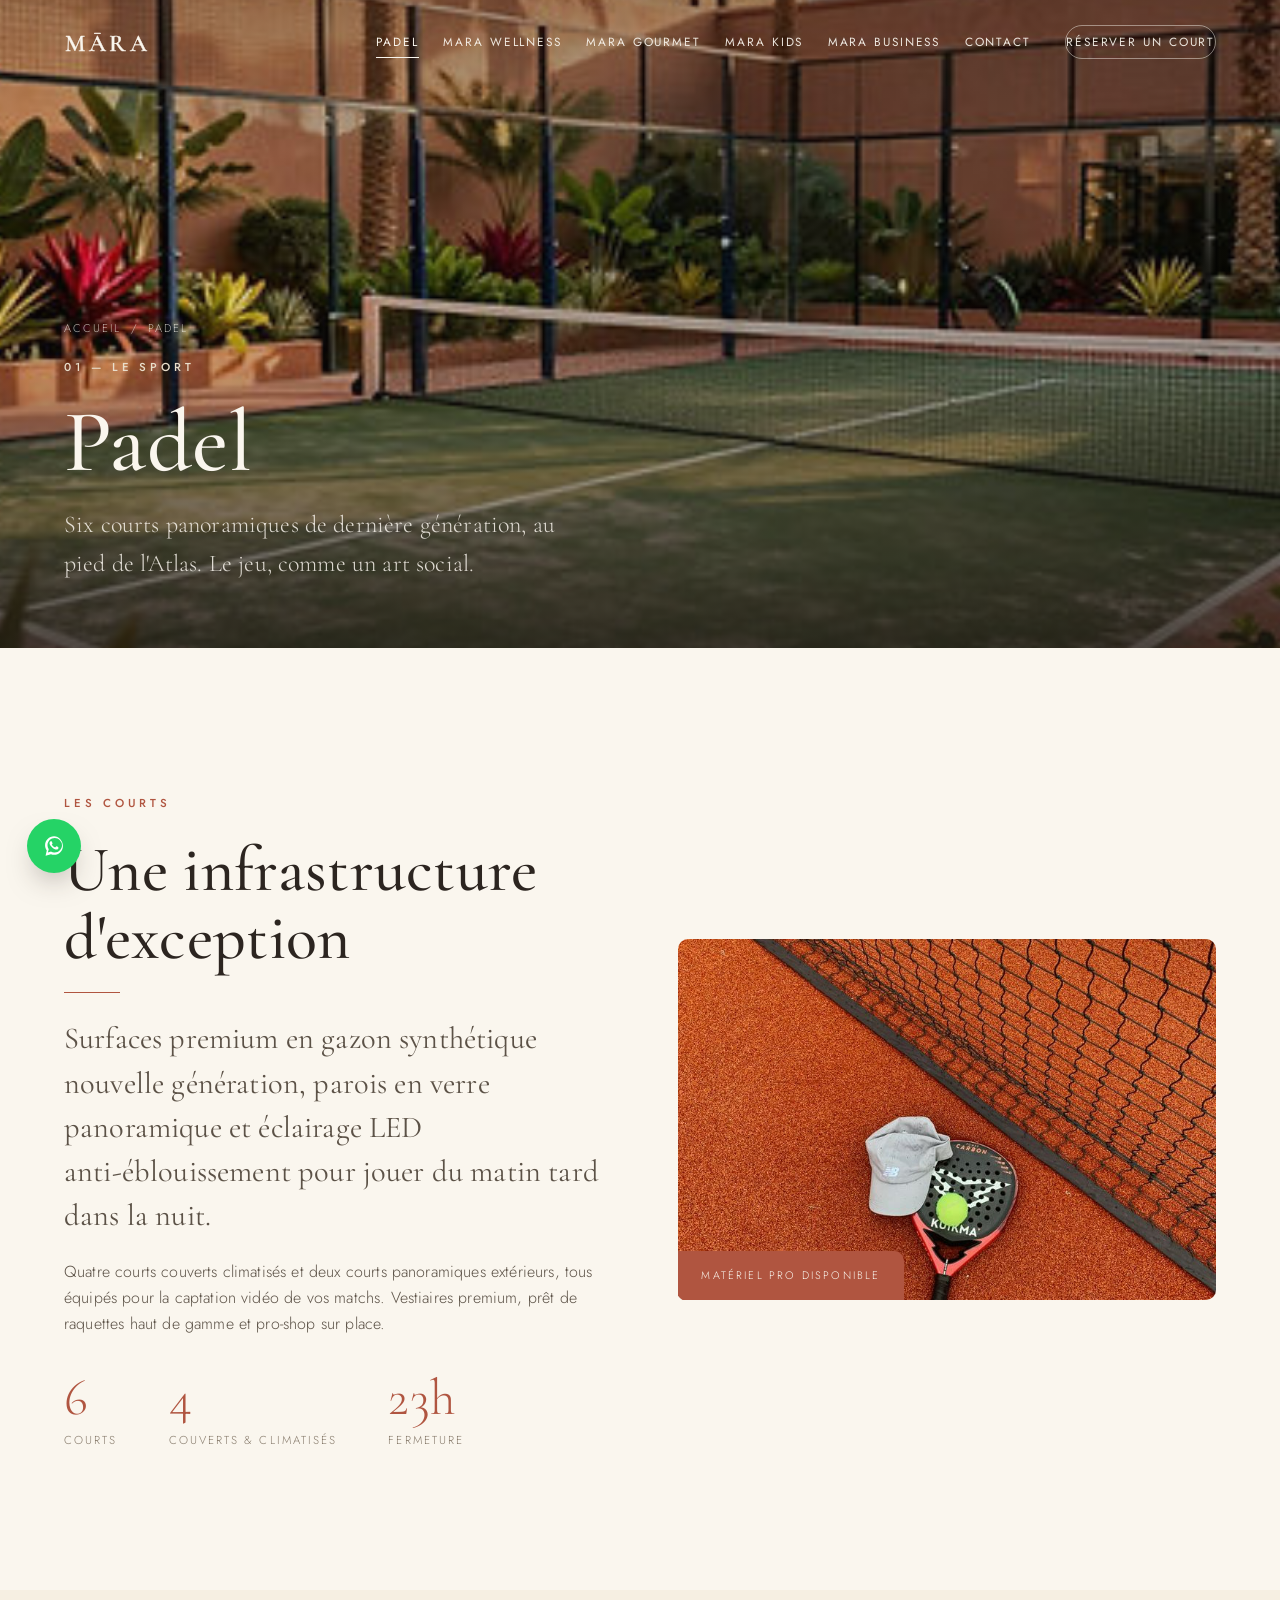
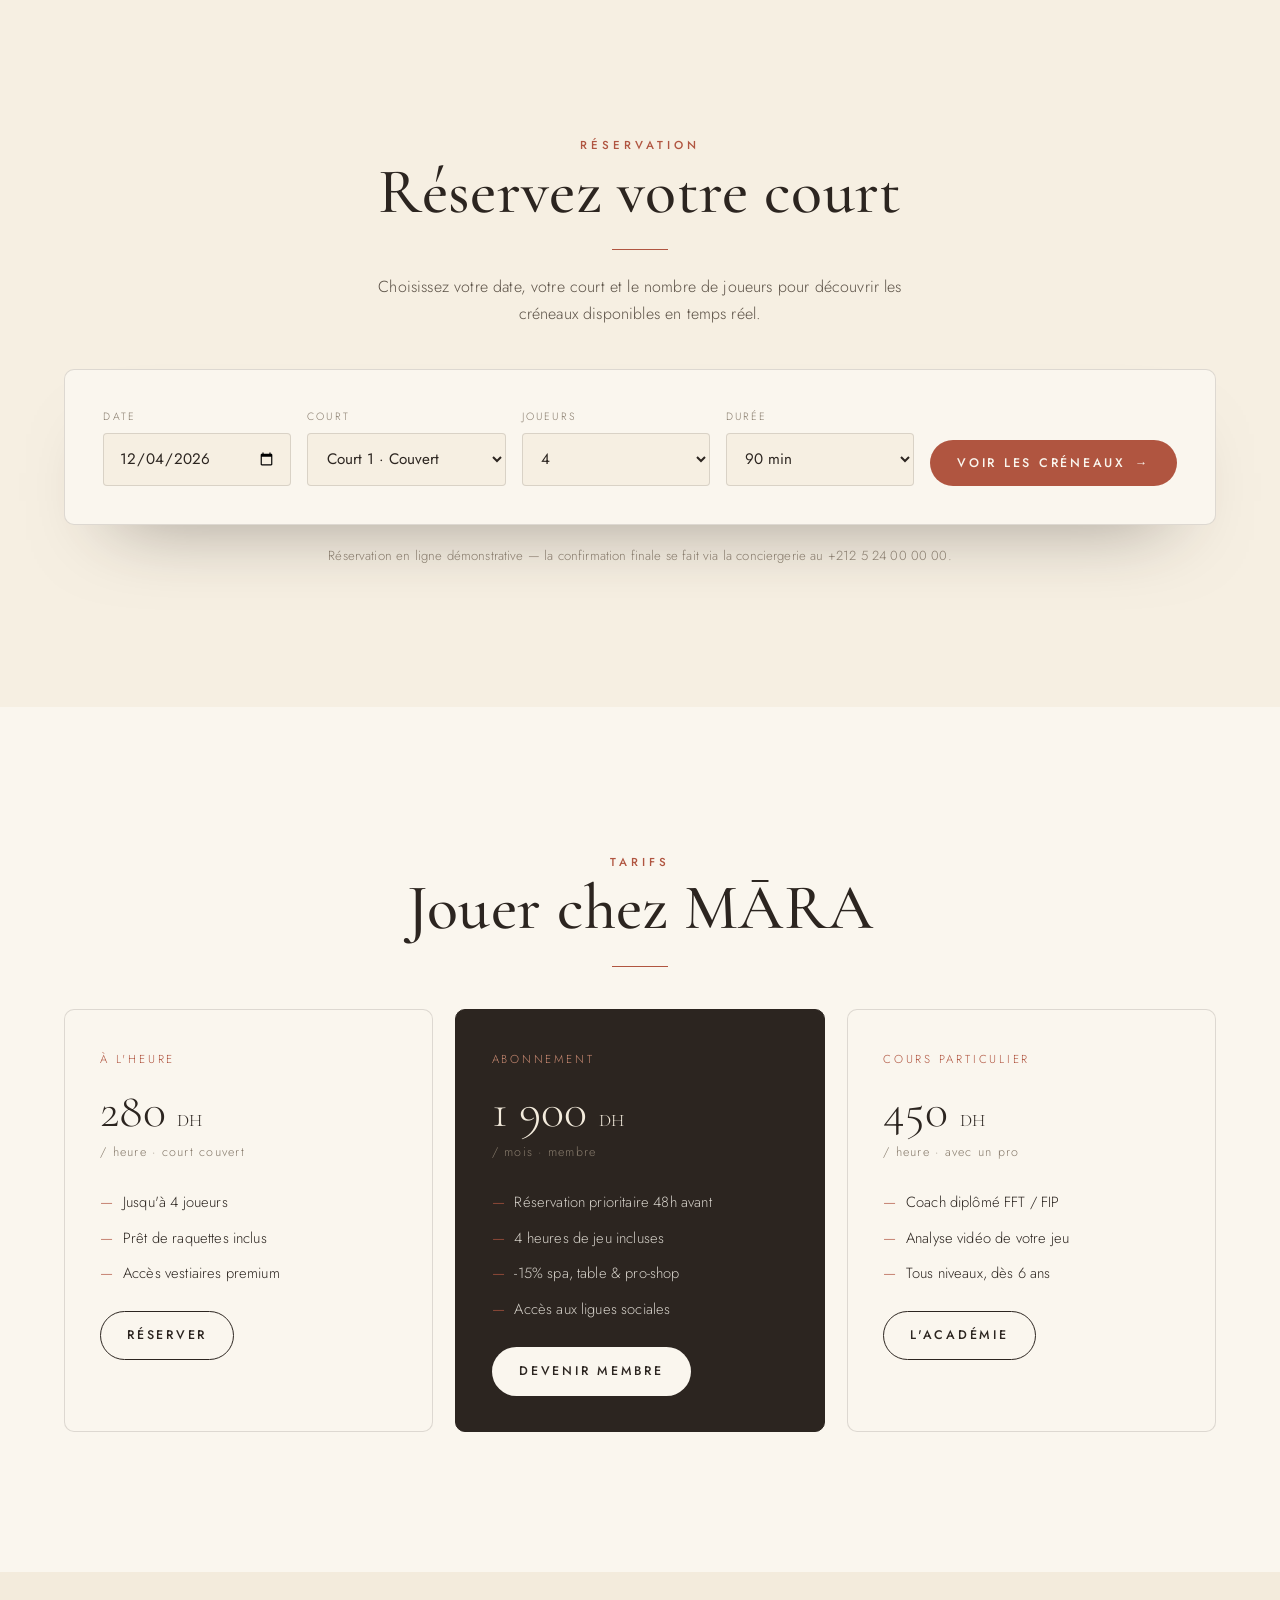
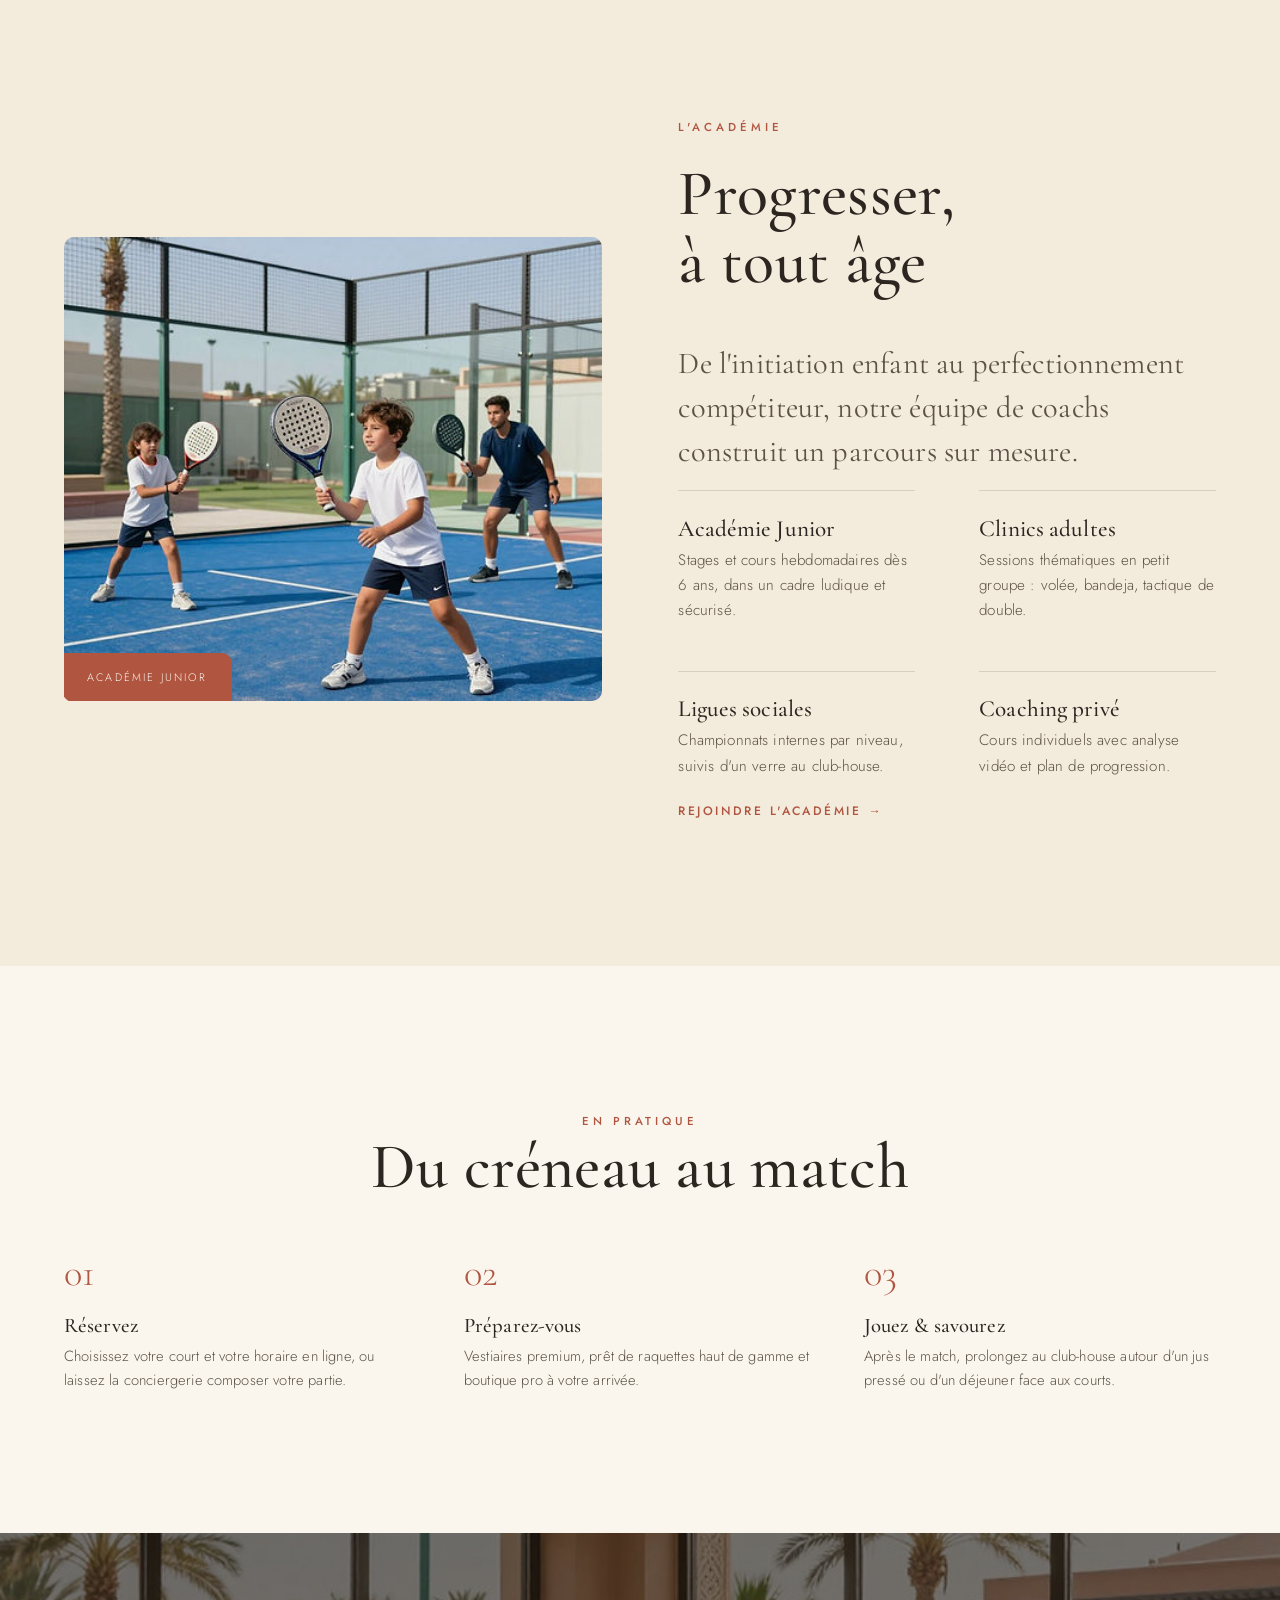
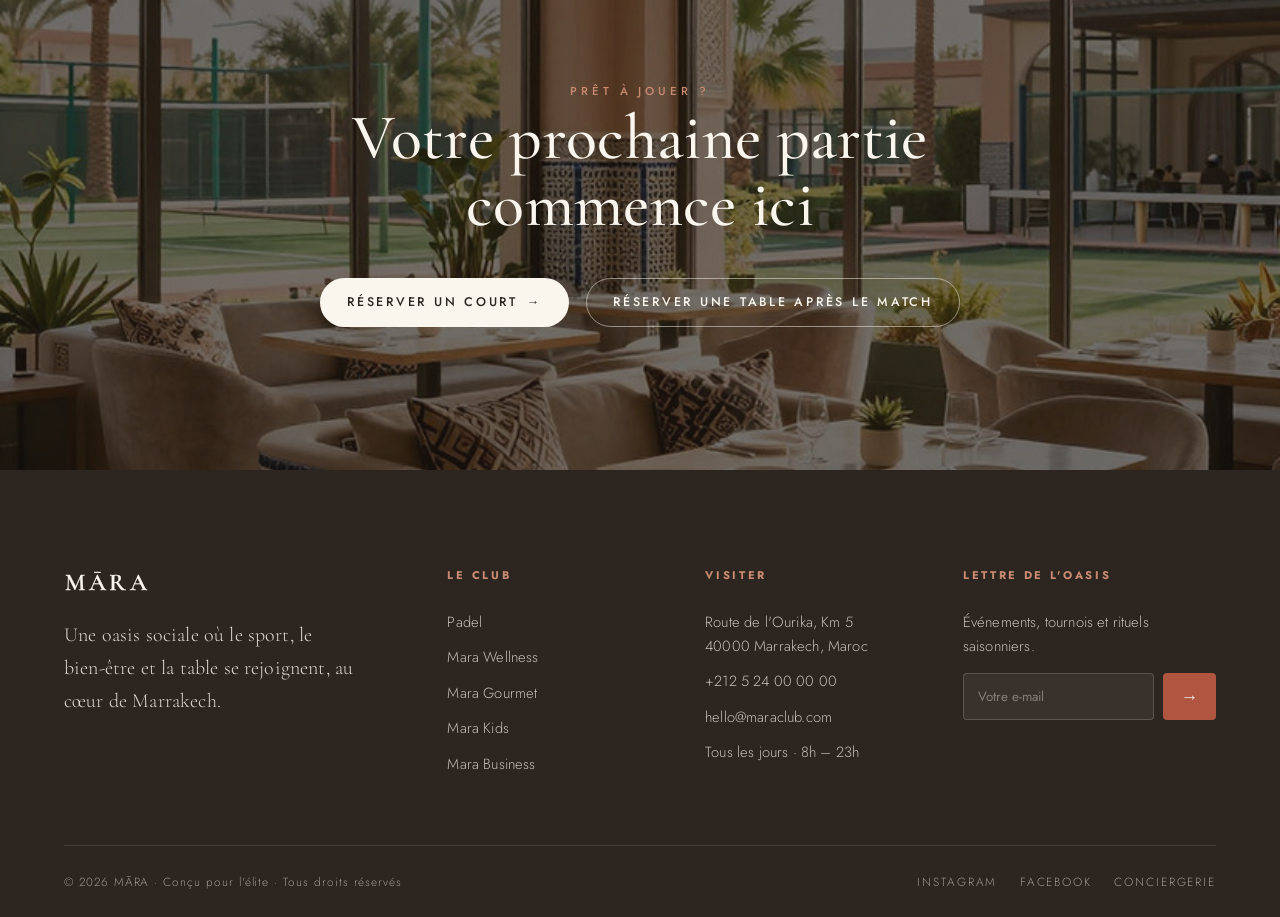
<file: site/padel.html>
<!DOCTYPE html>
<html lang="fr">
<head>
  <meta charset="UTF-8" />
  <meta name="viewport" content="width=device-width, initial-scale=1.0" />
  <title>Padel — MĀRA Social Club · Marrakech</title>
  <meta name="description" content="Six courts de padel panoramiques à Marrakech, académie junior, cours particuliers et ligues sociales. Réservez votre court chez MĀRA." />
  <link rel="icon" href="assets/images/logo.png" />
  <link rel="preconnect" href="https://fonts.googleapis.com" />
  <link rel="preconnect" href="https://fonts.gstatic.com" crossorigin />
  <script>document.documentElement.classList.add('js');</script>
  <link rel="stylesheet" href="assets/css/style.css" />
</head>
<body>

  <header class="site-header interior">
    <div class="container">
      <a class="brand" href="index.html" aria-label="MĀRA — accueil">
        <svg class="brand-logo animate" viewBox="0 0 180 50" role="img" aria-label="M&#256;RA"><text x="2" y="40">M&#256;RA</text></svg>
        
      </a>
      <nav class="nav" aria-label="Navigation principale">
        <a href="padel.html" aria-current="page">Padel</a>
        <a href="wellness.html">Mara Wellness</a>
        <a href="gourmet.html">Mara Gourmet</a>
        <a href="kids.html">Mara Kids</a>
        <a href="business.html">Mara Business</a>
        <a href="contact.html">Contact</a>
        <a href="#reserver" class="btn btn--light nav-cta">Réserver un court</a>
      </nav>
      <button class="nav-toggle" aria-label="Ouvrir le menu" aria-expanded="false"><span></span><span></span><span></span></button>
    </div>
  </header>

  <!-- PAGE HERO -->
  <section class="pagehero">
    <div class="pagehero__media"><img src="assets/images/padel-court-sunset.jpg" alt="Court de padel MĀRA au coucher du soleil entouré de palmiers" /></div>
    <div class="pagehero__inner">
      <div class="container">
        <nav class="crumbs"><a href="index.html">Accueil</a> <span>/</span> <span>Padel</span></nav>
        <span class="eyebrow">01 — Le sport</span>
        <h1>Padel</h1>
        <p>Six courts panoramiques de dernière génération, au pied de l'Atlas. Le jeu, comme un art social.</p>
      </div>
    </div>
  </section>

  <!-- INTRO + FIGURES -->
  <section class="section">
    <div class="container">
      <div class="split">
        <div class="stack">
          <span class="eyebrow reveal">Les courts</span>
          <h2 class="section-title reveal" data-delay="1">Une infrastructure<br>d'exception</h2>
          <hr class="rule reveal" data-delay="1" />
          <p class="lead reveal" data-delay="2">Surfaces premium en gazon synthétique nouvelle génération, parois en verre panoramique et éclairage LED anti-éblouissement pour jouer du matin tard dans la nuit.</p>
          <p class="reveal" data-delay="2">Quatre courts couverts climatisés et deux courts panoramiques extérieurs, tous équipés pour la captation vidéo de vos matchs. Vestiaires premium, prêt de raquettes haut de gamme et pro-shop sur place.</p>
          <div class="figures reveal" data-delay="3">
            <div class="figure"><div class="num">6</div><div class="lbl">Courts</div></div>
            <div class="figure"><div class="num">4</div><div class="lbl">Couverts & climatisés</div></div>
            <div class="figure"><div class="num">23h</div><div class="lbl">Fermeture</div></div>
          </div>
        </div>
        <div class="split__media img-mask reveal" data-delay="2">
          <img src="assets/images/padel-racket-clay.jpg" alt="Raquette de padel et balle posées sur la terre battue" />
          <span class="frame-tag">Matériel pro disponible</span>
        </div>
      </div>
    </div>
  </section>

  <!-- BOOKING -->
  <section class="section bg-paper-warm" id="reserver">
    <div class="container">
      <div class="center" style="margin-bottom:2.6rem">
        <span class="eyebrow reveal">Réservation</span>
        <h2 class="section-title reveal mx-auto" data-delay="1">Réservez votre court</h2>
        <hr class="rule reveal" data-delay="1" />
        <p class="reveal mx-auto maxw-prose" data-delay="2">Choisissez votre date, votre court et le nombre de joueurs pour découvrir les créneaux disponibles en temps réel.</p>
      </div>

      <div class="booking reveal" data-delay="2">
        <form id="booking-form">
          <div class="booking__grid">
            <div class="field">
              <label for="b-date">Date</label>
              <input type="date" id="b-date" name="date" required />
            </div>
            <div class="field">
              <label for="b-court">Court</label>
              <select id="b-court" name="court">
                <option value="1">Court 1 · Couvert</option>
                <option value="2">Court 2 · Couvert</option>
                <option value="3">Court 3 · Couvert</option>
                <option value="4">Court 4 · Couvert</option>
                <option value="5">Court 5 · Panoramique</option>
                <option value="6">Court 6 · Panoramique</option>
              </select>
            </div>
            <div class="field">
              <label for="b-players">Joueurs</label>
              <select id="b-players" name="players">
                <option>2</option><option selected>4</option>
              </select>
            </div>
            <div class="field">
              <label for="b-duration">Durée</label>
              <select id="b-duration" name="duration">
                <option>60 min</option><option selected>90 min</option><option>120 min</option>
              </select>
            </div>
            <button type="submit" class="btn btn--primary">Voir les créneaux <span class="arrow">→</span></button>
          </div>
        </form>

        <div class="slot-result" id="slot-result">
          <p class="muted" id="slot-summary">Sélectionnez un horaire disponible ci-dessous.</p>
          <div class="slots" id="slots"></div>
        </div>
      </div>
      <p class="center muted reveal" style="margin-top:1.2rem; font-size:0.82rem">Réservation en ligne démonstrative — la confirmation finale se fait via la conciergerie au +212 5 24 00 00 00.</p>
    </div>
  </section>

  <!-- TARIFS -->
  <section class="section">
    <div class="container">
      <div class="center" style="margin-bottom:2.6rem">
        <span class="eyebrow reveal">Tarifs</span>
        <h2 class="section-title reveal mx-auto" data-delay="1">Jouer chez MĀRA</h2>
        <hr class="rule reveal" data-delay="1" />
      </div>
      <div class="cards">
        <div class="price-card reveal">
          <span class="tier">À l'heure</span>
          <div class="amt">280 <span style="font-size:1.1rem">DH</span></div>
          <span class="per">/ heure · court couvert</span>
          <ul class="pc-feat">
            <li>Jusqu'à 4 joueurs</li>
            <li>Prêt de raquettes inclus</li>
            <li>Accès vestiaires premium</li>
          </ul>
          <a href="#reserver" class="btn btn--ghost">Réserver</a>
        </div>
        <div class="price-card featured reveal" data-delay="1">
          <span class="tier">Abonnement</span>
          <div class="amt">1 900 <span style="font-size:1.1rem">DH</span></div>
          <span class="per">/ mois · membre</span>
          <ul class="pc-feat">
            <li>Réservation prioritaire 48h avant</li>
            <li>4 heures de jeu incluses</li>
            <li>-15% spa, table & pro-shop</li>
            <li>Accès aux ligues sociales</li>
          </ul>
          <a href="contact.html" class="btn btn--solid-light">Devenir membre</a>
        </div>
        <div class="price-card reveal" data-delay="2">
          <span class="tier">Cours particulier</span>
          <div class="amt">450 <span style="font-size:1.1rem">DH</span></div>
          <span class="per">/ heure · avec un pro</span>
          <ul class="pc-feat">
            <li>Coach diplômé FFT / FIP</li>
            <li>Analyse vidéo de votre jeu</li>
            <li>Tous niveaux, dès 6 ans</li>
          </ul>
          <a href="#academie" class="btn btn--ghost">L'académie</a>
        </div>
      </div>
    </div>
  </section>

  <!-- ACADEMIE -->
  <section class="section bg-sand" id="academie">
    <div class="container">
      <div class="split">
        <div class="split__media img-mask reveal">
          <img src="assets/images/padel-kids-academy.jpg" alt="Enfants en cours à l'académie de padel MĀRA" />
          <span class="frame-tag">Académie junior</span>
        </div>
        <div class="stack">
          <span class="eyebrow reveal">L'académie</span>
          <h2 class="section-title reveal" data-delay="1">Progresser,<br>à tout âge</h2>
          <hr class="rule reveal" data-delay="1" />
          <p class="lead reveal" data-delay="2">De l'initiation enfant au perfectionnement compétiteur, notre équipe de coachs construit un parcours sur mesure.</p>
          <div class="amenities reveal" data-delay="2" style="grid-template-columns:1fr 1fr; margin-top:1rem">
            <div class="amenity"><h4>Académie Junior</h4><p>Stages et cours hebdomadaires dès 6 ans, dans un cadre ludique et sécurisé.</p></div>
            <div class="amenity"><h4>Clinics adultes</h4><p>Sessions thématiques en petit groupe : volée, bandeja, tactique de double.</p></div>
            <div class="amenity"><h4>Ligues sociales</h4><p>Championnats internes par niveau, suivis d'un verre au club-house.</p></div>
            <div class="amenity"><h4>Coaching privé</h4><p>Cours individuels avec analyse vidéo et plan de progression.</p></div>
          </div>
          <a href="contact.html" class="tlink reveal" data-delay="3" style="margin-top:1.4rem">Rejoindre l'académie <span class="arrow">→</span></a>
        </div>
      </div>
    </div>
  </section>

  <!-- HOW IT WORKS -->
  <section class="section">
    <div class="container">
      <div class="center" style="margin-bottom:2.6rem">
        <span class="eyebrow reveal">En pratique</span>
        <h2 class="section-title reveal mx-auto" data-delay="1">Du créneau au match</h2>
      </div>
      <div class="steps">
        <div class="step reveal"><h4>Réservez</h4><p>Choisissez votre court et votre horaire en ligne, ou laissez la conciergerie composer votre partie.</p></div>
        <div class="step reveal" data-delay="1"><h4>Préparez-vous</h4><p>Vestiaires premium, prêt de raquettes haut de gamme et boutique pro à votre arrivée.</p></div>
        <div class="step reveal" data-delay="2"><h4>Jouez & savourez</h4><p>Après le match, prolongez au club-house autour d'un jus pressé ou d'un déjeuner face aux courts.</p></div>
      </div>
    </div>
  </section>

  <!-- CTA -->
  <section class="cta-band">
    <div class="cta-band__media"><img src="assets/images/dining-courtside.jpg" alt="Restaurant face aux courts de padel" /></div>
    <div class="cta-band__inner container">
      <span class="eyebrow on-dark reveal">Prêt à jouer ?</span>
      <h2 class="section-title reveal mx-auto maxw-md" data-delay="1">Votre prochaine partie commence ici</h2>
      <div class="hero__actions reveal" data-delay="2" style="justify-content:center">
        <a href="#reserver" class="btn btn--solid-light">Réserver un court <span class="arrow">→</span></a>
        <a href="gourmet.html" class="btn btn--light">Réserver une table après le match</a>
      </div>
    </div>
  </section>

  <!-- FOOTER -->
  <footer class="site-footer">
    <div class="container">
      <div class="footer-grid">
        <div>
          <a class="brand" href="index.html"><svg class="brand-logo animate" viewBox="0 0 180 50" role="img" aria-label="M&#256;RA"><text x="2" y="40">M&#256;RA</text></svg></a>
          <p class="footer-tag">Une oasis sociale où le sport, le bien-être et la table se rejoignent, au cœur de Marrakech.</p>
        </div>
        <div class="footer-col">
          <h5>Le club</h5>
          <a href="padel.html">Padel</a><a href="wellness.html">Mara Wellness</a><a href="gourmet.html">Mara Gourmet</a><a href="kids.html">Mara Kids</a><a href="business.html">Mara Business</a>
        </div>
        <div class="footer-col">
          <h5>Visiter</h5>
          <p>Route de l'Ourika, Km 5<br>40000 Marrakech, Maroc</p>
          <a href="tel:+212524000000">+212 5 24 00 00 00</a>
          <a href="mailto:hello@maraclub.com">hello@maraclub.com</a>
          <p>Tous les jours · 8h – 23h</p>
        </div>
        <div class="footer-col">
          <h5>Lettre de l'oasis</h5>
          <p>Événements, tournois et rituels saisonniers.</p>
          <form class="news" data-demo><input type="email" placeholder="Votre e-mail" required aria-label="E-mail" /><button type="submit" aria-label="S'inscrire">→</button></form>
        </div>
      </div>
      <div class="footer-bottom">
        <span>© <span data-year>2026</span> MĀRA · Conçu pour l'élite · Tous droits réservés</span>
        <div class="socials"><a href="#">Instagram</a><a href="#">Facebook</a><a href="contact.html">Conciergerie</a></div>
      </div>
    </div>
  </footer>

  <!-- Floating actions -->
  <a class="fab fab--whatsapp" href="https://wa.me/212524000000?text=Bonjour%20MARA%2C%20je%20souhaite%20des%20informations." target="_blank" rel="noopener" aria-label="Contacter MARA sur WhatsApp">
    <svg viewBox="0 0 32 32" fill="currentColor" aria-hidden="true"><path d="M16.04 4C9.96 4 5 8.95 5 15.02c0 2.4.78 4.62 2.1 6.43L5.6 28l6.7-1.76a11.02 11.02 0 0 0 3.73.65h.01C22.12 26.89 27 21.94 27 15.87 27 9.8 22.04 4 16.04 4Zm0 19.9h-.01c-1.18 0-2.34-.32-3.35-.92l-.24-.14-3.98 1.04 1.06-3.88-.16-.25a8.86 8.86 0 0 1-1.36-4.71c0-4.9 4-8.88 8.92-8.88 2.38 0 4.62.93 6.3 2.61a8.83 8.83 0 0 1 2.61 6.28c0 4.9-4 8.85-8.93 8.85Zm4.9-6.63c-.27-.13-1.59-.78-1.83-.87-.25-.09-.43-.13-.61.14-.18.27-.7.86-.86 1.04-.16.18-.32.2-.59.07-.27-.14-1.13-.42-2.16-1.33-.8-.71-1.34-1.59-1.5-1.86-.16-.27-.02-.42.12-.55.12-.12.27-.32.4-.48.14-.16.18-.27.27-.45.09-.18.05-.34-.02-.48-.07-.14-.61-1.47-.84-2.01-.22-.53-.44-.46-.61-.46l-.52-.01c-.18 0-.48.07-.73.34-.25.27-.96.94-.96 2.29s.98 2.65 1.12 2.83c.14.18 1.93 2.95 4.68 4.13.65.28 1.16.45 1.56.58.65.21 1.25.18 1.72.11.52-.08 1.59-.65 1.81-1.28.22-.63.22-1.17.16-1.28-.07-.11-.25-.18-.52-.31Z"/></svg>
  </a>
  <button class="fab fab--top" type="button" aria-label="Revenir en haut">
    <svg viewBox="0 0 24 24" fill="none" stroke="currentColor" stroke-width="2" stroke-linecap="round" stroke-linejoin="round" aria-hidden="true"><path d="M12 19V5M5 12l7-7 7 7"/></svg>
  </button>
  <script src="assets/js/main.js"></script>
</body>
</html>
</file>
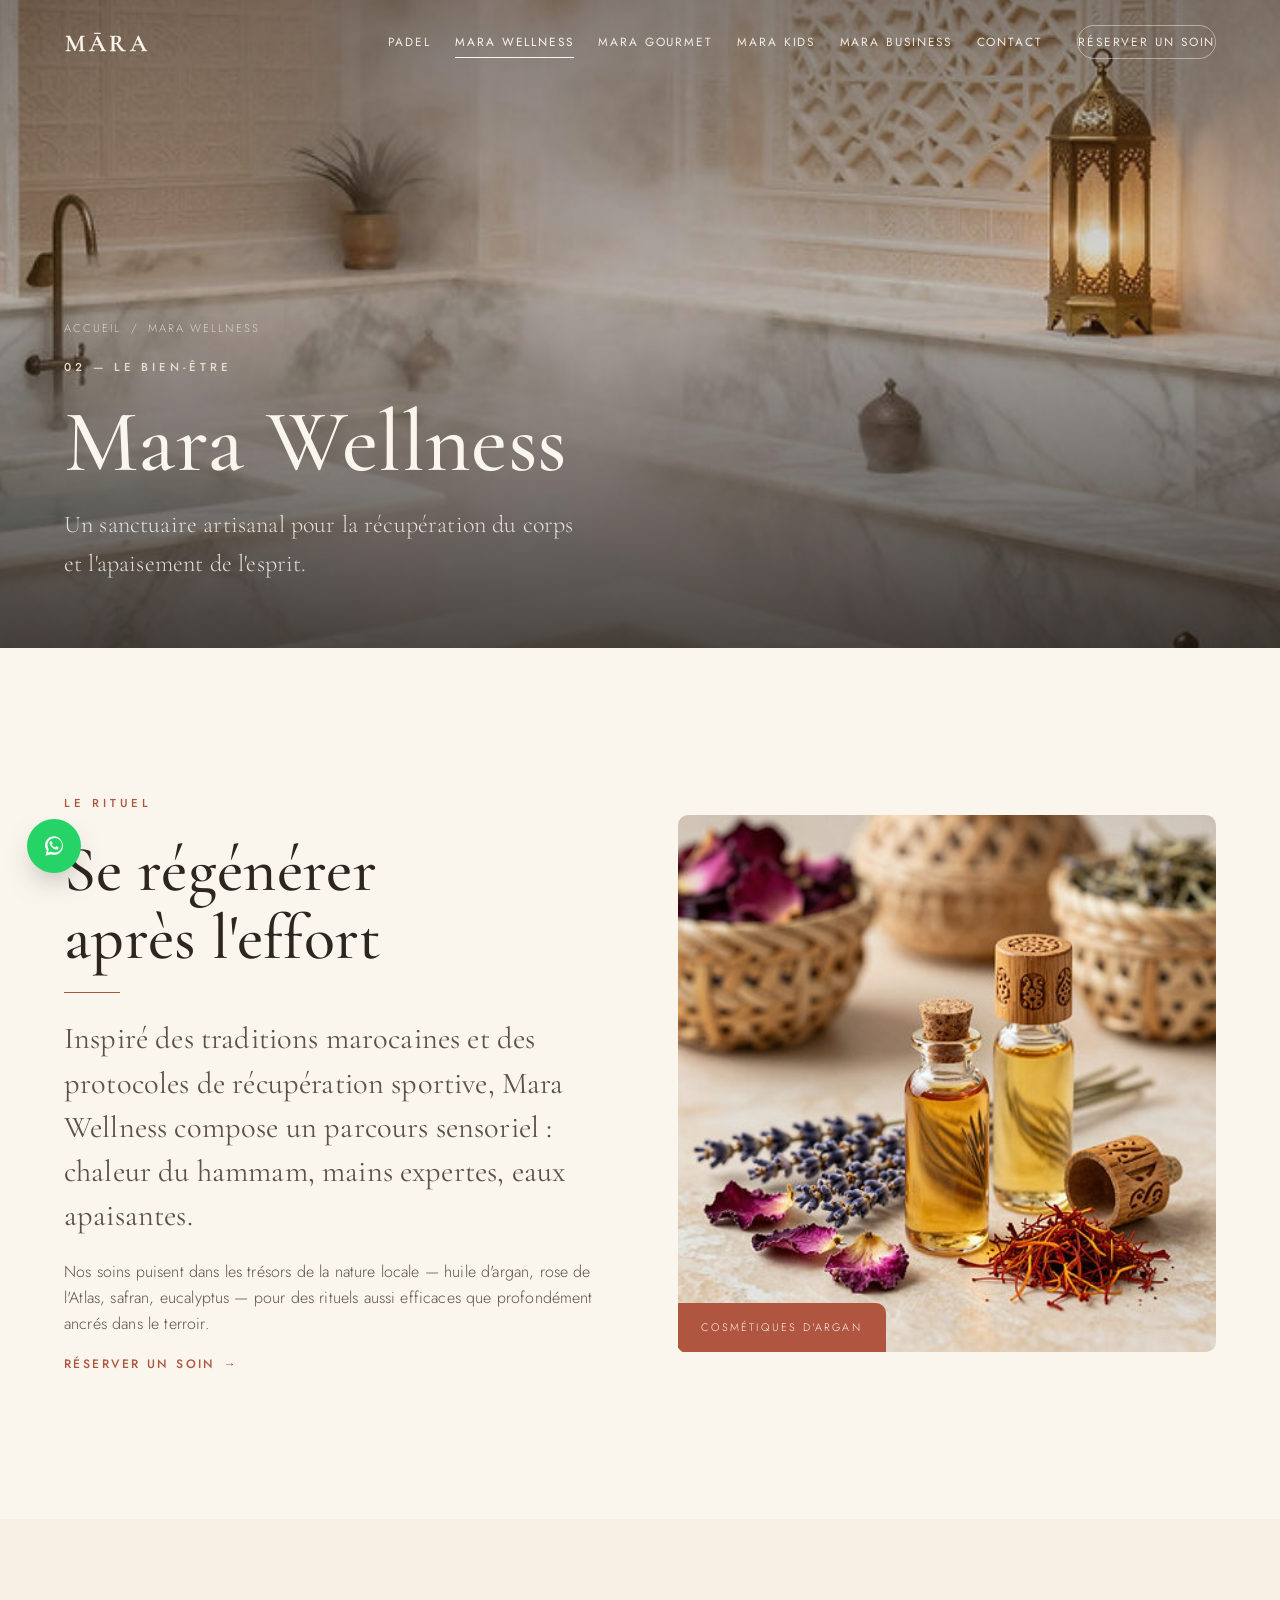
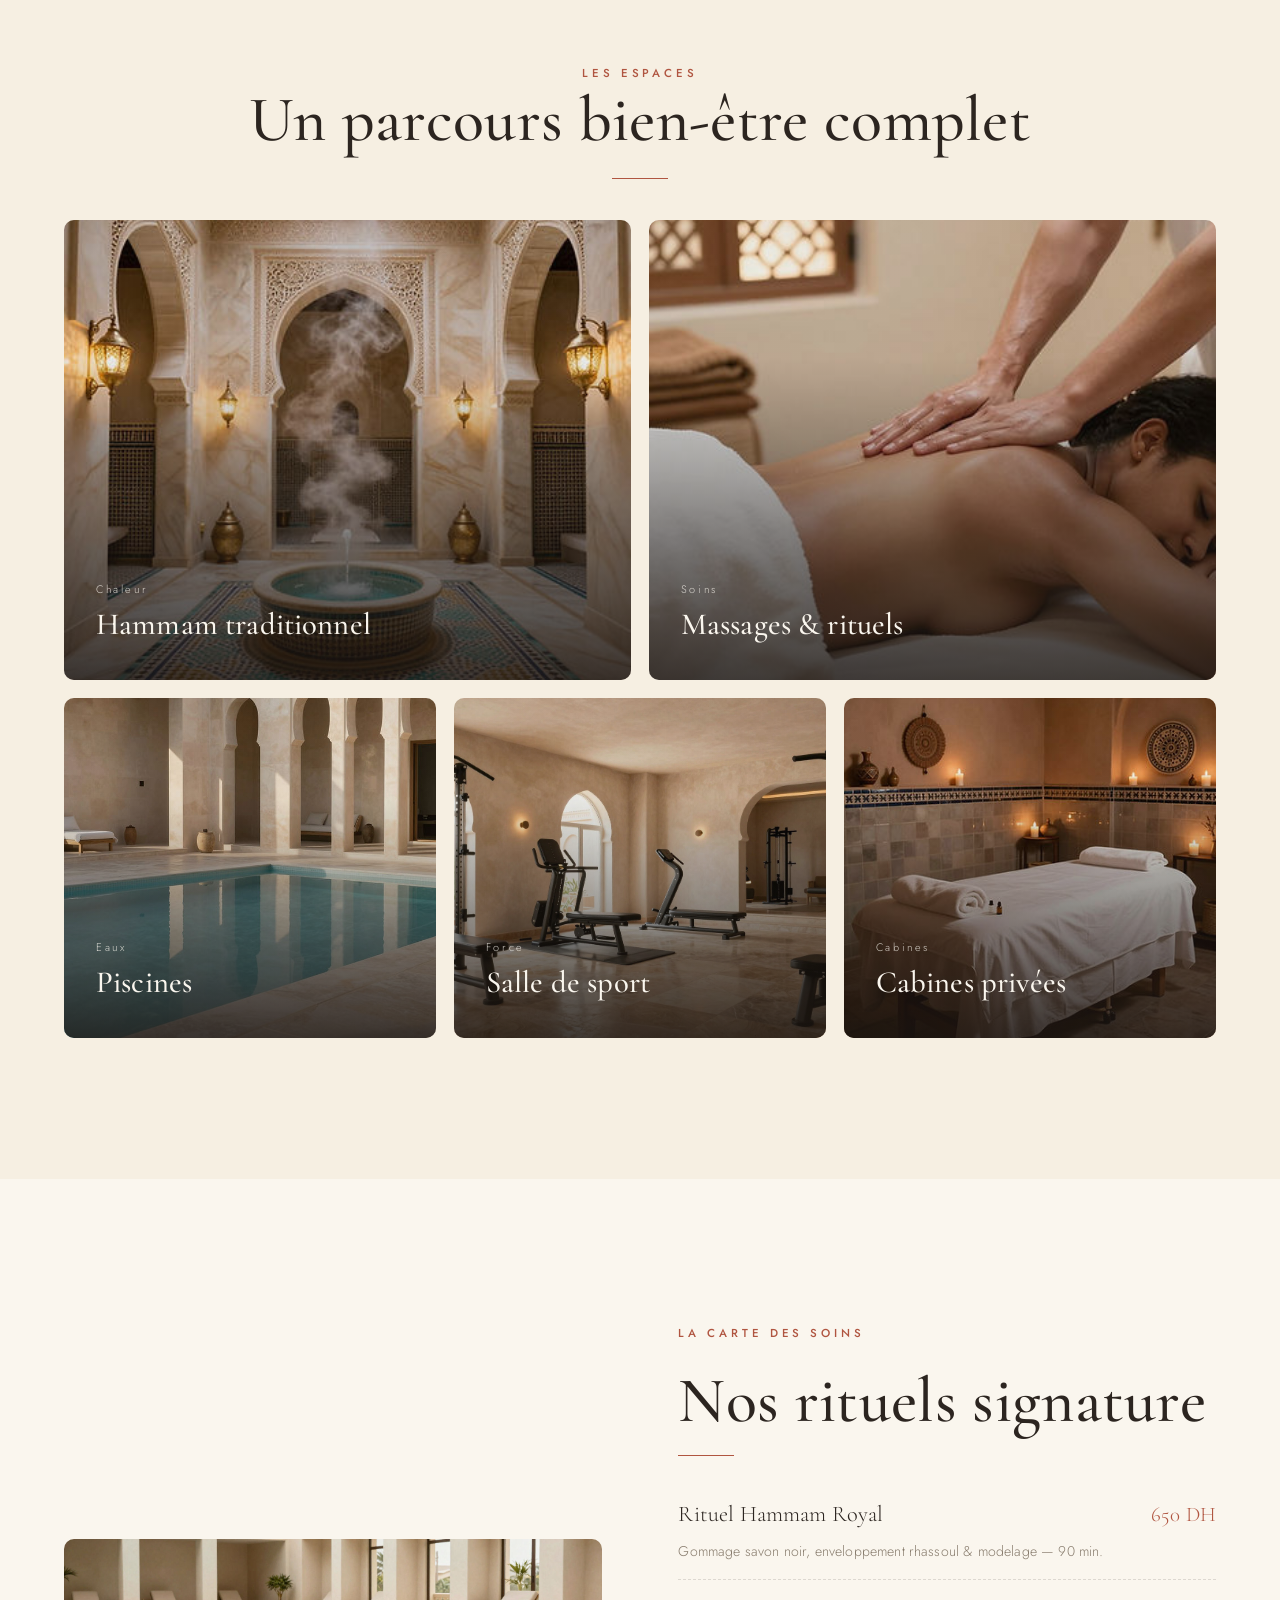
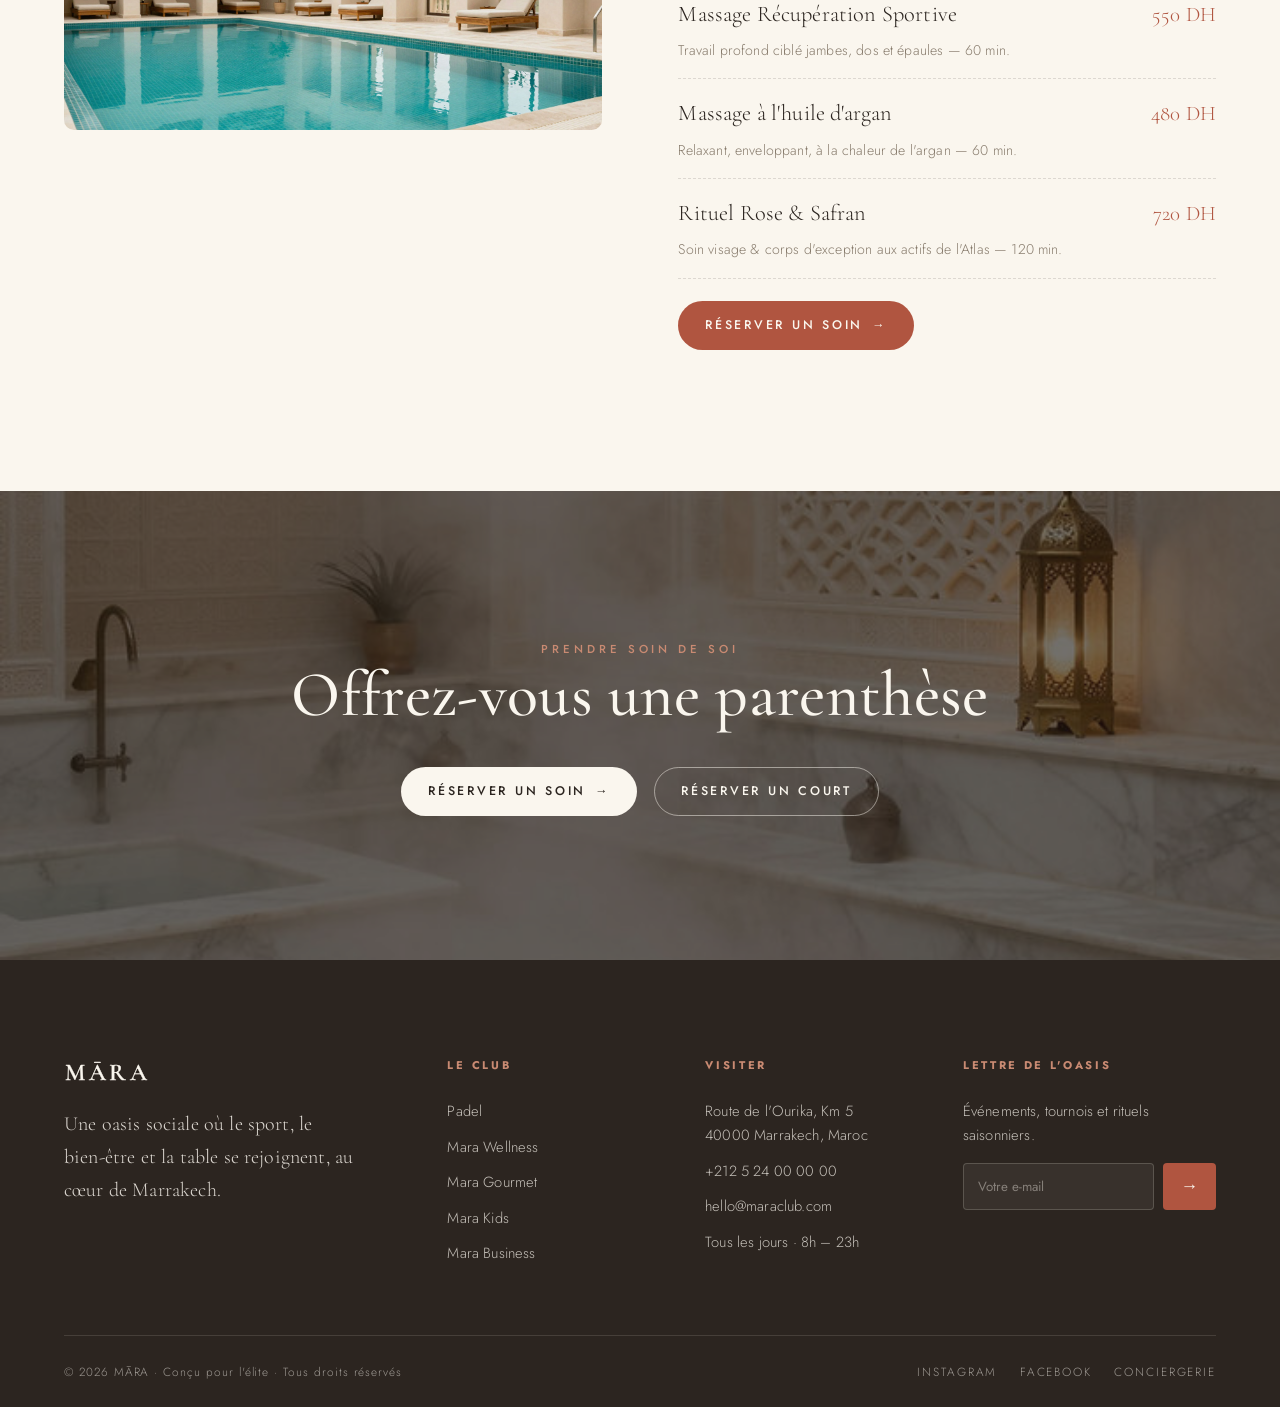
<file: site/wellness.html>
<!DOCTYPE html>
<html lang="fr">
<head>
  <meta charset="UTF-8" />
  <meta name="viewport" content="width=device-width, initial-scale=1.0" />
  <title>Mara Wellness — Spa, Hammam & Récupération · Marrakech</title>
  <meta name="description" content="Mara Wellness : hammam traditionnel, soins artisanaux, piscines et salle de sport pour une récupération holistique après le padel, à Marrakech." />
  <link rel="icon" href="assets/images/logo.png" />
  <link rel="preconnect" href="https://fonts.googleapis.com" />
  <link rel="preconnect" href="https://fonts.gstatic.com" crossorigin />
  <script>document.documentElement.classList.add('js');</script>
  <link rel="stylesheet" href="assets/css/style.css" />
</head>
<body>

  <header class="site-header interior">
    <div class="container">
      <a class="brand" href="index.html" aria-label="MĀRA — accueil"><svg class="brand-logo animate" viewBox="0 0 180 50" role="img" aria-label="M&#256;RA"><text x="2" y="40">M&#256;RA</text></svg></a>
      <nav class="nav" aria-label="Navigation principale">
        <a href="padel.html">Padel</a>
        <a href="wellness.html" aria-current="page">Mara Wellness</a>
        <a href="gourmet.html">Mara Gourmet</a>
        <a href="kids.html">Mara Kids</a>
        <a href="business.html">Mara Business</a>
        <a href="contact.html">Contact</a>
        <a href="contact.html" class="btn btn--light nav-cta">Réserver un soin</a>
      </nav>
      <button class="nav-toggle" aria-label="Ouvrir le menu" aria-expanded="false"><span></span><span></span><span></span></button>
    </div>
  </header>

  <section class="pagehero">
    <div class="pagehero__media"><img src="assets/images/wellness-hammam-baths.jpg" alt="Bains de hammam en marbre du spa MĀRA" /></div>
    <div class="pagehero__inner">
      <div class="container">
        <nav class="crumbs"><a href="index.html">Accueil</a> <span>/</span> <span>Mara Wellness</span></nav>
        <span class="eyebrow">02 — Le bien-être</span>
        <h1>Mara Wellness</h1>
        <p>Un sanctuaire artisanal pour la récupération du corps et l'apaisement de l'esprit.</p>
      </div>
    </div>
  </section>

  <section class="section">
    <div class="container">
      <div class="split">
        <div class="stack">
          <span class="eyebrow reveal">Le rituel</span>
          <h2 class="section-title reveal" data-delay="1">Se régénérer<br>après l'effort</h2>
          <hr class="rule reveal" data-delay="1" />
          <p class="lead reveal" data-delay="2">Inspiré des traditions marocaines et des protocoles de récupération sportive, Mara Wellness compose un parcours sensoriel : chaleur du hammam, mains expertes, eaux apaisantes.</p>
          <p class="reveal" data-delay="2">Nos soins puisent dans les trésors de la nature locale — huile d'argan, rose de l'Atlas, safran, eucalyptus — pour des rituels aussi efficaces que profondément ancrés dans le terroir.</p>
          <a href="contact.html" class="tlink reveal" data-delay="3" style="margin-top:1rem">Réserver un soin <span class="arrow">→</span></a>
        </div>
        <div class="split__media img-mask reveal" data-delay="2">
          <img src="assets/images/wellness-oils.jpg" alt="Huiles essentielles, safran et lavande" />
          <span class="frame-tag">Cosmétiques d'argan</span>
        </div>
      </div>
    </div>
  </section>

  <!-- AMENITIES -->
  <section class="section bg-paper-warm">
    <div class="container">
      <div class="center" style="margin-bottom:2.6rem">
        <span class="eyebrow reveal">Les espaces</span>
        <h2 class="section-title reveal mx-auto" data-delay="1">Un parcours bien-être complet</h2>
        <hr class="rule reveal" data-delay="1" />
      </div>
      <div class="universe">
        <div class="u-card span-6 tall reveal">
          <img src="assets/images/wellness-hammam-fountain.jpg" alt="Hammam à la fontaine de zellige" />
          <div class="u-card__body"><span class="u-card__index">Chaleur</span><h3>Hammam traditionnel</h3><p>Vapeur, gommage au savon noir et rhassoul dans un écrin de marbre et de zellige.</p></div>
        </div>
        <div class="u-card span-6 tall reveal" data-delay="1">
          <img src="assets/images/wellness-massage.jpg" alt="Massage du dos" />
          <div class="u-card__body"><span class="u-card__index">Soins</span><h3>Massages & rituels</h3><p>Massages sportifs, drainants ou relaxants, dispensés par nos thérapeutes.</p></div>
        </div>
        <div class="u-card span-4 reveal">
          <img src="assets/images/wellness-outdoor-pool.jpg" alt="Piscine extérieure aux arches" />
          <div class="u-card__body"><span class="u-card__index">Eaux</span><h3>Piscines</h3><p>Bassin extérieur et piscine intérieure chauffée toute l'année.</p></div>
        </div>
        <div class="u-card span-4 reveal" data-delay="1">
          <img src="assets/images/wellness-gym.jpg" alt="Salle de sport" />
          <div class="u-card__body"><span class="u-card__index">Force</span><h3>Salle de sport</h3><p>Plateau cardio & musculation premium pour préparer ou prolonger le jeu.</p></div>
        </div>
        <div class="u-card span-4 reveal" data-delay="2">
          <img src="assets/images/wellness-massage-room.jpg" alt="Cabine de soin aux bougies" />
          <div class="u-card__body"><span class="u-card__index">Cabines</span><h3>Cabines privées</h3><p>Cocons feutrés et éclairés à la bougie pour une déconnexion totale.</p></div>
        </div>
      </div>
    </div>
  </section>

  <!-- SOINS LIST -->
  <section class="section">
    <div class="container">
      <div class="split">
        <div class="split__media img-mask reveal">
          <img src="assets/images/wellness-indoor-pool.jpg" alt="Piscine intérieure du spa MĀRA" />
        </div>
        <div class="stack">
          <span class="eyebrow reveal">La carte des soins</span>
          <h2 class="section-title reveal" data-delay="1">Nos rituels signature</h2>
          <hr class="rule reveal" data-delay="1" />
          <div class="menu-block reveal" data-delay="2" style="margin-top:0.5rem">
            <div class="menu-cat">
              <div class="menu-item"><span class="name">Rituel Hammam Royal</span><span class="price">650 DH</span><span class="desc">Gommage savon noir, enveloppement rhassoul & modelage — 90 min.</span></div>
              <div class="menu-item"><span class="name">Massage Récupération Sportive</span><span class="price">550 DH</span><span class="desc">Travail profond ciblé jambes, dos et épaules — 60 min.</span></div>
              <div class="menu-item"><span class="name">Massage à l'huile d'argan</span><span class="price">480 DH</span><span class="desc">Relaxant, enveloppant, à la chaleur de l'argan — 60 min.</span></div>
              <div class="menu-item"><span class="name">Rituel Rose & Safran</span><span class="price">720 DH</span><span class="desc">Soin visage & corps d'exception aux actifs de l'Atlas — 120 min.</span></div>
            </div>
          </div>
          <a href="contact.html" class="btn btn--primary reveal" data-delay="3" style="margin-top:1.4rem">Réserver un soin <span class="arrow">→</span></a>
        </div>
      </div>
    </div>
  </section>

  <!-- CTA -->
  <section class="cta-band">
    <div class="cta-band__media"><img src="assets/images/wellness-hammam-baths.jpg" alt="Hammam MĀRA" /></div>
    <div class="cta-band__inner container">
      <span class="eyebrow on-dark reveal">Prendre soin de soi</span>
      <h2 class="section-title reveal mx-auto maxw-md" data-delay="1">Offrez-vous une parenthèse</h2>
      <div class="hero__actions reveal" data-delay="2" style="justify-content:center">
        <a href="contact.html" class="btn btn--solid-light">Réserver un soin <span class="arrow">→</span></a>
        <a href="padel.html" class="btn btn--light">Réserver un court</a>
      </div>
    </div>
  </section>

  <footer class="site-footer">
    <div class="container">
      <div class="footer-grid">
        <div><a class="brand" href="index.html"><svg class="brand-logo animate" viewBox="0 0 180 50" role="img" aria-label="M&#256;RA"><text x="2" y="40">M&#256;RA</text></svg></a><p class="footer-tag">Une oasis sociale où le sport, le bien-être et la table se rejoignent, au cœur de Marrakech.</p></div>
        <div class="footer-col"><h5>Le club</h5><a href="padel.html">Padel</a><a href="wellness.html">Mara Wellness</a><a href="gourmet.html">Mara Gourmet</a><a href="kids.html">Mara Kids</a><a href="business.html">Mara Business</a></div>
        <div class="footer-col"><h5>Visiter</h5><p>Route de l'Ourika, Km 5<br>40000 Marrakech, Maroc</p><a href="tel:+212524000000">+212 5 24 00 00 00</a><a href="mailto:hello@maraclub.com">hello@maraclub.com</a><p>Tous les jours · 8h – 23h</p></div>
        <div class="footer-col"><h5>Lettre de l'oasis</h5><p>Événements, tournois et rituels saisonniers.</p><form class="news" data-demo><input type="email" placeholder="Votre e-mail" required aria-label="E-mail" /><button type="submit" aria-label="S'inscrire">→</button></form></div>
      </div>
      <div class="footer-bottom"><span>© <span data-year>2026</span> MĀRA · Conçu pour l'élite · Tous droits réservés</span><div class="socials"><a href="#">Instagram</a><a href="#">Facebook</a><a href="contact.html">Conciergerie</a></div></div>
    </div>
  </footer>

  <!-- Floating actions -->
  <a class="fab fab--whatsapp" href="https://wa.me/212524000000?text=Bonjour%20MARA%2C%20je%20souhaite%20des%20informations." target="_blank" rel="noopener" aria-label="Contacter MARA sur WhatsApp">
    <svg viewBox="0 0 32 32" fill="currentColor" aria-hidden="true"><path d="M16.04 4C9.96 4 5 8.95 5 15.02c0 2.4.78 4.62 2.1 6.43L5.6 28l6.7-1.76a11.02 11.02 0 0 0 3.73.65h.01C22.12 26.89 27 21.94 27 15.87 27 9.8 22.04 4 16.04 4Zm0 19.9h-.01c-1.18 0-2.34-.32-3.35-.92l-.24-.14-3.98 1.04 1.06-3.88-.16-.25a8.86 8.86 0 0 1-1.36-4.71c0-4.9 4-8.88 8.92-8.88 2.38 0 4.62.93 6.3 2.61a8.83 8.83 0 0 1 2.61 6.28c0 4.9-4 8.85-8.93 8.85Zm4.9-6.63c-.27-.13-1.59-.78-1.83-.87-.25-.09-.43-.13-.61.14-.18.27-.7.86-.86 1.04-.16.18-.32.2-.59.07-.27-.14-1.13-.42-2.16-1.33-.8-.71-1.34-1.59-1.5-1.86-.16-.27-.02-.42.12-.55.12-.12.27-.32.4-.48.14-.16.18-.27.27-.45.09-.18.05-.34-.02-.48-.07-.14-.61-1.47-.84-2.01-.22-.53-.44-.46-.61-.46l-.52-.01c-.18 0-.48.07-.73.34-.25.27-.96.94-.96 2.29s.98 2.65 1.12 2.83c.14.18 1.93 2.95 4.68 4.13.65.28 1.16.45 1.56.58.65.21 1.25.18 1.72.11.52-.08 1.59-.65 1.81-1.28.22-.63.22-1.17.16-1.28-.07-.11-.25-.18-.52-.31Z"/></svg>
  </a>
  <button class="fab fab--top" type="button" aria-label="Revenir en haut">
    <svg viewBox="0 0 24 24" fill="none" stroke="currentColor" stroke-width="2" stroke-linecap="round" stroke-linejoin="round" aria-hidden="true"><path d="M12 19V5M5 12l7-7 7 7"/></svg>
  </button>
  <script src="assets/js/main.js"></script>
</body>
</html>
</file>
<file: site/assets/css/style.css>
/* =========================================================
   MĀRA — Social Padel Club, Marrakech
   Design system & global styles
   ========================================================= */

/* ----- Fonts ----- */
@import url('https://fonts.googleapis.com/css2?family=Cormorant+Garamond:ital,wght@0,400;0,500;0,600;1,400&family=Jost:wght@300;400;500;600&display=swap');

/* ----- Design tokens ----- */
:root {
  /* Palette */
  --clay:        #b05540;   /* brand terracotta */
  --clay-deep:   #8f4332;
  --clay-soft:   #c98a72;
  --sand:        #e9decb;
  --sand-light:  #f3ebdc;
  --paper:       #faf6ee;
  --paper-warm:  #f6efe2;
  --stone:       #cbb9a0;
  --olive:       #7c7a52;
  --olive-soft:  #9b9974;
  --ink:         #2c2520;
  --ink-soft:    #5c5247;
  --muted:       #877b6c;
  --line:        rgba(44, 37, 32, 0.14);
  --white:       #ffffff;

  /* Typography */
  --serif: 'Cormorant Garamond', Georgia, 'Times New Roman', serif;
  --sans:  'Jost', -apple-system, BlinkMacSystemFont, 'Segoe UI', sans-serif;

  /* Layout */
  --maxw: 1280px;
  --gutter: clamp(1.25rem, 5vw, 5rem);
  --radius: 4px;
  --radius-lg: 10px;

  /* Motion */
  --ease: cubic-bezier(0.22, 1, 0.36, 1);
  --slow: 0.9s;

  /* Header */
  --nav-h: 84px;
}

/* ----- Reset ----- */
*, *::before, *::after { box-sizing: border-box; margin: 0; padding: 0; }

html { scroll-behavior: smooth; -webkit-text-size-adjust: 100%; }

body {
  font-family: var(--sans);
  font-weight: 300;
  color: var(--ink);
  background: var(--paper);
  line-height: 1.65;
  letter-spacing: 0.01em;
  overflow-x: hidden;
  -webkit-font-smoothing: antialiased;
}

img { max-width: 100%; display: block; }
a { color: inherit; text-decoration: none; }
button { font-family: inherit; cursor: pointer; border: none; background: none; color: inherit; }
ul { list-style: none; }

/* ----- Typographic scale ----- */
h1, h2, h3, h4 { font-family: var(--serif); font-weight: 500; line-height: 1.06; letter-spacing: 0.005em; }
.display {
  font-size: clamp(3rem, 9vw, 7.5rem);
  font-weight: 500;
  line-height: 0.98;
}
h2.section-title { font-size: clamp(2.2rem, 5vw, 4rem); }
h3 { font-size: clamp(1.5rem, 2.6vw, 2.2rem); }

.eyebrow {
  font-family: var(--sans);
  font-weight: 500;
  font-size: 0.72rem;
  letter-spacing: 0.34em;
  text-transform: uppercase;
  color: var(--clay);
}
.eyebrow.on-dark { color: var(--clay-soft); }

.lead {
  font-family: var(--serif);
  font-size: clamp(1.3rem, 2.4vw, 1.9rem);
  font-weight: 400;
  line-height: 1.45;
  color: var(--ink-soft);
}

p { color: var(--ink-soft); }
.muted { color: var(--muted); }

/* ----- Layout helpers ----- */
.container { width: 100%; max-width: var(--maxw); margin-inline: auto; padding-inline: var(--gutter); }
.section { padding-block: clamp(5rem, 11vw, 9.5rem); }
.section--tight { padding-block: clamp(3.5rem, 7vw, 6rem); }
.bg-paper-warm { background: var(--paper-warm); }
.bg-sand { background: var(--sand-light); }
.bg-ink { background: var(--ink); color: var(--sand-light); }
.bg-clay { background: var(--clay); color: var(--paper); }
.center { text-align: center; }
.mx-auto { margin-inline: auto; }
.maxw-prose { max-width: 60ch; }
.maxw-md { max-width: 720px; }

.rule { width: 56px; height: 1px; background: var(--clay); border: 0; margin: 1.5rem 0; }
.center .rule { margin-inline: auto; }

/* ----- Buttons ----- */
.btn {
  display: inline-flex;
  align-items: center;
  justify-content: center;
  text-align: center;
  white-space: nowrap;
  gap: 0.7em;
  font-family: var(--sans);
  font-weight: 500;
  font-size: 0.78rem;
  letter-spacing: 0.22em;
  text-transform: uppercase;
  padding: 1.05em 2.1em;
  border-radius: 999px;
  transition: background var(--slow) var(--ease), color var(--slow) var(--ease),
              transform 0.5s var(--ease), border-color 0.5s var(--ease), box-shadow 0.5s var(--ease);
  border: 1px solid transparent;
  background-size: 200% 100%;
  position: relative;
  will-change: transform;
}
.btn:hover { transform: translateY(-2px); }
.btn--primary { background: var(--clay); color: var(--paper); }
.btn--primary:hover { background: var(--clay-deep); box-shadow: 0 16px 30px -16px rgba(143, 67, 50, 0.7); }
.btn--ghost { border-color: var(--ink); color: var(--ink); }
.btn--ghost:hover { background: var(--ink); color: var(--paper); }
.btn--light { border-color: rgba(250, 246, 238, 0.5); color: var(--paper); }
.btn--light:hover { background: var(--paper); color: var(--ink); border-color: var(--paper); }
.btn--solid-light { background: var(--paper); color: var(--ink); }
.btn--solid-light:hover { background: var(--sand); }
.btn .arrow { transition: transform 0.5s var(--ease); }
.btn:hover .arrow { transform: translateX(4px); }

/* text link */
.tlink {
  display: inline-flex; align-items: center; gap: 0.6em;
  font-size: 0.76rem; font-weight: 500; letter-spacing: 0.2em; text-transform: uppercase;
  padding-bottom: 4px; position: relative; color: var(--clay);
}
.tlink::after {
  content: ""; position: absolute; left: 0; bottom: 0; height: 1px; width: 100%;
  background: currentColor; transform: scaleX(0); transform-origin: right; transition: transform 0.5s var(--ease);
}
.tlink:hover::after { transform: scaleX(1); transform-origin: left; }
.tlink .arrow { transition: transform 0.4s var(--ease); }
.tlink:hover .arrow { transform: translateX(4px); }

/* =========================================================
   Header / Navigation
   ========================================================= */
.site-header {
  position: fixed; inset: 0 0 auto 0; z-index: 100;
  height: var(--nav-h);
  display: flex; align-items: center;
  transition: background 0.5s var(--ease), height 0.5s var(--ease), box-shadow 0.5s var(--ease);
}
.site-header .container { display: flex; align-items: center; justify-content: space-between; gap: 2rem; }

.brand { display: flex; align-items: center; gap: 0.7rem; z-index: 2; color: var(--paper); transition: color 0.5s var(--ease); }

/* Animated SVG wordmark */
.brand-logo { height: 30px; width: auto; overflow: visible; display: block; }
.brand-logo text {
  font-family: var(--serif); font-weight: 600; font-size: 40px; letter-spacing: 6px;
  fill: currentColor; stroke: currentColor; stroke-width: 0.6px;
  paint-order: stroke fill; stroke-linejoin: round; stroke-linecap: round;
}
/* draw-on animation */
.brand-logo.animate text {
  fill-opacity: 0;
  stroke-dasharray: 440;
  stroke-dashoffset: 440;
  animation: logo-draw 1.7s var(--ease) forwards, logo-fill 0.9s ease 1.05s forwards;
}
@keyframes logo-draw { to { stroke-dashoffset: 0; } }
@keyframes logo-fill { to { fill-opacity: 1; } }

.brand-sub {
  font-size: 0.58rem; letter-spacing: 0.3em; text-transform: uppercase;
  color: currentColor; opacity: 0.72; transition: color 0.5s var(--ease);
  align-self: flex-end; padding-bottom: 0.4rem;
}

.nav { display: flex; align-items: center; gap: clamp(1rem, 1.9vw, 2.2rem); flex-wrap: nowrap; }
.nav a {
  font-size: 0.74rem; font-weight: 400; letter-spacing: 0.16em; text-transform: uppercase;
  color: var(--paper); position: relative; padding: 0.4rem 0; transition: color 0.5s var(--ease), opacity 0.4s;
  opacity: 0.92; white-space: nowrap; flex: 0 0 auto;
}
.nav a::after {
  content: ""; position: absolute; left: 0; bottom: 0; height: 1px; width: 100%;
  background: currentColor; transform: scaleX(0); transform-origin: right; transition: transform 0.45s var(--ease);
}
.nav a:hover::after, .nav a[aria-current="page"]::after { transform: scaleX(1); transform-origin: left; }
.nav a[aria-current="page"] { opacity: 1; }

.nav-cta { margin-left: 0.6rem; }

/* scrolled / solid header */
.site-header.is-solid {
  background: rgba(250, 246, 238, 0.92);
  backdrop-filter: blur(14px) saturate(140%);
  box-shadow: 0 1px 0 var(--line);
  height: 70px;
}
.site-header.is-solid .brand,
.site-header.is-solid .nav a { color: var(--ink); }
.site-header.is-solid .brand-logo { height: 26px; transition: height 0.5s var(--ease); }
.site-header.is-solid .nav-cta.btn--light { border-color: var(--ink); color: var(--ink); }
.site-header.is-solid .nav-cta.btn--light:hover { background: var(--clay); color: var(--paper); border-color: var(--clay); }

/* solid header variant for interior pages (light hero) */
.site-header.force-solid { background: rgba(250,246,238,0.92); backdrop-filter: blur(14px); }

/* Mobile nav toggle */
.nav-toggle { display: none; width: 30px; height: 20px; position: relative; z-index: 110; }
.nav-toggle span { position: absolute; left: 0; height: 2px; width: 100%; border-radius: 2px; background: var(--paper); transition: transform 0.45s var(--ease), opacity 0.3s, background 0.4s; }
.nav-toggle span:nth-child(1) { top: 0; }
.nav-toggle span:nth-child(2) { top: 50%; transform: translateY(-50%); }
.nav-toggle span:nth-child(3) { bottom: 0; }
.is-solid .nav-toggle span { background: var(--ink); }
body.menu-open .nav-toggle span { background: var(--ink); }
body.menu-open .nav-toggle span:nth-child(1) { top: 50%; transform: translateY(-50%) rotate(45deg); }
body.menu-open .nav-toggle span:nth-child(2) { opacity: 0; }
body.menu-open .nav-toggle span:nth-child(3) { bottom: auto; top: 50%; transform: translateY(-50%) rotate(-45deg); }

/* =========================================================
   Hero
   ========================================================= */
.hero { position: relative; min-height: 100svh; display: flex; align-items: flex-end; overflow: hidden; }
.hero__media { position: absolute; inset: 0; z-index: 0; }
.hero__media img { width: 100%; height: 100%; object-fit: cover; transform: scale(1.08); }
.hero__media::after {
  content: ""; position: absolute; inset: 0;
  background:
    linear-gradient(to top, rgba(28,22,18,0.78) 0%, rgba(28,22,18,0.18) 38%, rgba(28,22,18,0.32) 100%);
}
.hero__inner { position: relative; z-index: 2; width: 100%; padding-bottom: clamp(3rem, 7vw, 6rem); }
.hero__inner .container { max-width: var(--maxw); }
.hero .eyebrow { color: var(--sand); margin-bottom: 1.4rem; display: inline-block; }
.hero .display { color: var(--paper); max-width: 16ch; }
.hero__sub { color: rgba(250,246,238,0.86); font-family: var(--serif); font-size: clamp(1.15rem, 2vw, 1.6rem); max-width: 46ch; margin-top: 1.6rem; }
.hero__actions { display: flex; flex-wrap: wrap; gap: 1rem; margin-top: 2.4rem; }

.scroll-cue {
  position: absolute; left: 50%; bottom: 1.6rem; transform: translateX(-50%); z-index: 3;
  display: flex; flex-direction: column; align-items: center; gap: 0.6rem;
  color: var(--sand); font-size: 0.6rem; letter-spacing: 0.3em; text-transform: uppercase;
}
.scroll-cue .line { width: 1px; height: 46px; background: linear-gradient(var(--sand), transparent); animation: cue 2.4s var(--ease) infinite; }
@keyframes cue { 0% { transform: scaleY(0); transform-origin: top; } 45% { transform: scaleY(1); transform-origin: top; } 55% { transform: scaleY(1); transform-origin: bottom; } 100% { transform: scaleY(0); transform-origin: bottom; } }

/* Page hero (interior) */
.pagehero { position: relative; min-height: 72svh; display: flex; align-items: flex-end; overflow: hidden; }
.pagehero__media { position: absolute; inset: 0; }
.pagehero__media img { width: 100%; height: 100%; object-fit: cover; transform: scale(1.06); }
.pagehero__media::after { content: ""; position: absolute; inset: 0; background: linear-gradient(to top, rgba(28,22,18,0.74), rgba(28,22,18,0.12) 55%, rgba(28,22,18,0.4)); }
.pagehero__inner { position: relative; z-index: 2; width: 100%; padding-bottom: clamp(2.5rem, 5vw, 4.5rem); }
.pagehero .eyebrow { color: var(--sand); }
.pagehero h1 { color: var(--paper); font-size: clamp(2.6rem, 7vw, 5.5rem); margin-top: 1rem; }
.pagehero p { color: rgba(250,246,238,0.85); font-family: var(--serif); font-size: clamp(1.1rem, 2vw, 1.5rem); max-width: 48ch; margin-top: 1rem; }

/* breadcrumb */
.crumbs { display: flex; gap: 0.6rem; font-size: 0.7rem; letter-spacing: 0.18em; text-transform: uppercase; color: rgba(250,246,238,0.7); margin-bottom: 1rem; }
.crumbs a:hover { color: var(--paper); }

/* =========================================================
   Reveal animations
   ========================================================= */
.reveal { opacity: 1; transform: none; } /* visible by default (no-JS / progressive enhancement) */
.js .reveal { opacity: 0; transform: translateY(34px); transition: opacity 1s var(--ease), transform 1s var(--ease); }
.js .reveal.in { opacity: 1; transform: none; }
.reveal[data-delay="1"] { transition-delay: 0.1s; }
.reveal[data-delay="2"] { transition-delay: 0.2s; }
.reveal[data-delay="3"] { transition-delay: 0.3s; }
.reveal[data-delay="4"] { transition-delay: 0.4s; }
.img-mask { overflow: hidden; }
.img-mask img { transition: transform 1.4s var(--ease); }
.img-mask.in img, .img-mask:hover img { transform: scale(1); }

@media (prefers-reduced-motion: reduce) {
  .reveal { opacity: 1 !important; transform: none !important; }
  *, *::before, *::after { animation-duration: 0.001s !important; transition-duration: 0.05s !important; }
  html { scroll-behavior: auto; }
}

/* =========================================================
   Intro / split sections
   ========================================================= */
.split { display: grid; grid-template-columns: 1fr 1fr; gap: clamp(2.5rem, 6vw, 6rem); align-items: center; }
.split--reverse .split__media { order: 2; }
.split__media { position: relative; }
.split__media img { width: 100%; height: 100%; object-fit: cover; border-radius: var(--radius-lg); }
.split__media .frame-tag {
  position: absolute; bottom: -1px; left: -1px; background: var(--clay); color: var(--paper);
  padding: 1rem 1.5rem; font-size: 0.68rem; letter-spacing: 0.2em; text-transform: uppercase; border-radius: 0 var(--radius-lg) 0 var(--radius-lg);
}
.stack > * + * { margin-top: 1.3rem; }
.figures { display: flex; gap: clamp(1.5rem, 4vw, 3.5rem); margin-top: 2.2rem; flex-wrap: wrap; }
.figure .num { font-family: var(--serif); font-size: clamp(2.4rem, 4vw, 3.4rem); color: var(--clay); line-height: 1; }
.figure .lbl { font-size: 0.72rem; letter-spacing: 0.18em; text-transform: uppercase; color: var(--muted); margin-top: 0.4rem; }

/* =========================================================
   Offerings grid (universe cards)
   ========================================================= */
.universe { display: grid; grid-template-columns: repeat(12, 1fr); gap: 1.1rem; }
.u-card {
  position: relative; overflow: hidden; border-radius: var(--radius-lg);
  min-height: 340px; display: flex; align-items: flex-end; color: var(--paper);
  text-decoration: none; isolation: isolate;
}
.u-card img { position: absolute; inset: 0; width: 100%; height: 100%; object-fit: cover; z-index: -2; transition: transform 1.3s var(--ease); }
.u-card::after { content: ""; position: absolute; inset: 0; z-index: -1; background: linear-gradient(to top, rgba(28,22,18,0.82), rgba(28,22,18,0.05) 70%); transition: background 0.6s var(--ease); }
.u-card:hover img { transform: scale(1.07); }
.u-card:hover::after { background: linear-gradient(to top, rgba(143,67,50,0.85), rgba(28,22,18,0.1) 75%); }
.u-card__body { padding: clamp(1.4rem, 2.5vw, 2.2rem); position: relative; z-index: 1; width: 100%; }
.u-card__index { font-size: 0.68rem; letter-spacing: 0.24em; opacity: 0.8; }
.u-card h3 { font-size: clamp(1.7rem, 2.4vw, 2.3rem); margin: 0.5rem 0 0.4rem; }
.u-card p { color: rgba(250,246,238,0.85); font-size: 0.92rem; max-width: 36ch; max-height: 0; opacity: 0; overflow: hidden; transition: max-height 0.6s var(--ease), opacity 0.5s var(--ease), margin 0.5s; }
.u-card:hover p { max-height: 120px; opacity: 1; margin-top: 0.3rem; }
.u-card .more { display: inline-flex; align-items: center; gap: 0.5em; font-size: 0.72rem; letter-spacing: 0.2em; text-transform: uppercase; margin-top: 1rem; }
.u-card .more .arrow { transition: transform 0.5s var(--ease); }
.u-card:hover .more .arrow { transform: translateX(5px); }

/* spans */
.span-7 { grid-column: span 7; }
.span-5 { grid-column: span 5; }
.span-4 { grid-column: span 4; }
.span-6 { grid-column: span 6; }
.span-8 { grid-column: span 8; }
.span-12 { grid-column: span 12; }
.tall { min-height: 460px; }

/* =========================================================
   Feature list / amenities
   ========================================================= */
.amenities { display: grid; grid-template-columns: repeat(3, 1fr); gap: clamp(1.5rem, 4vw, 3rem) clamp(2rem,5vw,4rem); }
.amenity { padding-top: 1.6rem; border-top: 1px solid var(--line); }
.amenity .ico { width: 30px; height: 30px; color: var(--clay); margin-bottom: 1rem; }
.amenity h4 { font-size: 1.45rem; margin-bottom: 0.4rem; }
.amenity p { font-size: 0.95rem; }

/* =========================================================
   Gallery marquee
   ========================================================= */
.marquee { overflow: hidden; -webkit-mask-image: linear-gradient(90deg, transparent, #000 8%, #000 92%, transparent); mask-image: linear-gradient(90deg, transparent, #000 8%, #000 92%, transparent); }
.marquee__track { display: flex; gap: 1.1rem; width: max-content; animation: scrollx 48s linear infinite; }
.marquee:hover .marquee__track { animation-play-state: paused; }
.marquee__track img { height: clamp(220px, 30vw, 360px); width: auto; border-radius: var(--radius-lg); object-fit: cover; filter: saturate(1.02); }
@keyframes scrollx { to { transform: translateX(-50%); } }

/* =========================================================
   Dining strip / quote
   ========================================================= */
.quote { text-align: center; max-width: 24ch; margin-inline: auto; }
.quote p { font-family: var(--serif); font-size: clamp(1.8rem, 4.2vw, 3.4rem); line-height: 1.2; color: inherit; font-style: italic; }
.quote cite { display: block; margin-top: 1.6rem; font-style: normal; font-family: var(--sans); font-size: 0.72rem; letter-spacing: 0.24em; text-transform: uppercase; opacity: 0.7; }

/* =========================================================
   Menu list (gourmet)
   ========================================================= */
.menu-block { display: grid; gap: 2.4rem; }
.menu-cat h3 { color: var(--clay); margin-bottom: 0.4rem; }
.menu-cat .cat-note { font-size: 0.85rem; color: var(--muted); margin-bottom: 1.4rem; }
.menu-item { display: grid; grid-template-columns: 1fr auto; gap: 0.4rem 1rem; padding: 1rem 0; border-bottom: 1px dashed var(--line); align-items: baseline; }
.menu-item .name { font-family: var(--serif); font-size: 1.4rem; color: var(--ink); }
.menu-item .price { font-family: var(--serif); font-size: 1.3rem; color: var(--clay); white-space: nowrap; }
.menu-item .desc { grid-column: 1 / -1; font-size: 0.88rem; color: var(--muted); }

/* =========================================================
   Booking widget
   ========================================================= */
.booking {
  background: var(--paper); border-radius: var(--radius-lg); padding: clamp(1.5rem, 3vw, 2.5rem);
  box-shadow: 0 40px 80px -50px rgba(44,37,32,0.55); border: 1px solid var(--line);
}
.booking__grid { display: grid; grid-template-columns: repeat(4, 1fr) auto; gap: 1rem; align-items: end; }
.field { display: flex; flex-direction: column; gap: 0.45rem; }
.field label { font-size: 0.66rem; letter-spacing: 0.2em; text-transform: uppercase; color: var(--muted); }
.field input, .field select {
  font-family: var(--sans); font-size: 0.95rem; color: var(--ink);
  padding: 0.85rem 0.9rem; border: 1px solid var(--line); border-radius: var(--radius); background: var(--paper-warm);
  transition: border-color 0.4s, box-shadow 0.4s;
}
.field input:focus, .field select:focus { outline: none; border-color: var(--clay); box-shadow: 0 0 0 3px rgba(176,85,64,0.12); }
.booking .btn { height: fit-content; justify-content: center; }

.slot-result { margin-top: 1.6rem; display: none; }
.slot-result.show { display: block; animation: fade 0.6s var(--ease); }
@keyframes fade { from { opacity: 0; transform: translateY(8px); } to { opacity: 1; transform: none; } }
.slots { display: flex; flex-wrap: wrap; gap: 0.6rem; margin-top: 0.9rem; }
.slot {
  padding: 0.6rem 1rem; border: 1px solid var(--line); border-radius: 999px; font-size: 0.82rem;
  letter-spacing: 0.04em; transition: all 0.35s var(--ease); background: var(--paper);
}
.slot:hover { border-color: var(--clay); color: var(--clay); transform: translateY(-2px); }
.slot.taken { opacity: 0.35; text-decoration: line-through; pointer-events: none; }
.slot.selected { background: var(--clay); color: var(--paper); border-color: var(--clay); }

/* pricing cards */
.cards { display: grid; grid-template-columns: repeat(3, 1fr); gap: 1.4rem; }
.price-card { background: var(--paper); border: 1px solid var(--line); border-radius: var(--radius-lg); padding: 2.2rem; transition: transform 0.6s var(--ease), box-shadow 0.6s var(--ease), border-color 0.6s; }
.price-card:hover { transform: translateY(-6px); box-shadow: 0 30px 60px -40px rgba(44,37,32,0.5); }
.price-card.featured { background: var(--ink); color: var(--sand-light); border-color: var(--ink); }
.price-card.featured p, .price-card.featured .pc-feat li { color: rgba(250,246,238,0.82); }
.price-card .tier { font-size: 0.72rem; letter-spacing: 0.24em; text-transform: uppercase; color: var(--clay); }
.price-card.featured .tier { color: var(--clay-soft); }
.price-card .amt { font-family: var(--serif); font-size: 3rem; line-height: 1; margin: 1rem 0 0.2rem; }
.price-card .per { font-size: 0.78rem; color: var(--muted); letter-spacing: 0.1em; }
.pc-feat { margin: 1.6rem 0; display: grid; gap: 0.7rem; }
.pc-feat li { display: flex; gap: 0.6rem; font-size: 0.92rem; }
.pc-feat li::before { content: "—"; color: var(--clay); }

/* =========================================================
   Contact
   ========================================================= */
.contact-grid { display: grid; grid-template-columns: 1fr 1fr; gap: clamp(2.5rem,6vw,5rem); }
.info-row { padding: 1.4rem 0; border-bottom: 1px solid var(--line); }
.info-row .k { font-size: 0.68rem; letter-spacing: 0.22em; text-transform: uppercase; color: var(--muted); margin-bottom: 0.35rem; }
.info-row .v { font-family: var(--serif); font-size: 1.35rem; color: var(--ink); }
.info-row .v a:hover { color: var(--clay); }
textarea {
  font-family: var(--sans); font-size: 0.95rem; color: var(--ink); resize: vertical; min-height: 130px;
  padding: 0.85rem 0.9rem; border: 1px solid var(--line); border-radius: var(--radius); background: var(--paper-warm);
}
textarea:focus { outline: none; border-color: var(--clay); box-shadow: 0 0 0 3px rgba(176,85,64,0.12); }
.form-grid { display: grid; grid-template-columns: 1fr 1fr; gap: 1.1rem; }
.form-grid .full { grid-column: 1 / -1; }
.form-note { font-size: 0.8rem; color: var(--muted); margin-top: 1rem; }
.map-embed { display: block; width: 100%; height: 340px; border: 0; border-radius: var(--radius-lg); filter: grayscale(0.3) sepia(0.12); }

/* =========================================================
   CTA band
   ========================================================= */
.cta-band { position: relative; overflow: hidden; }
.cta-band__media { position: absolute; inset: 0; }
.cta-band__media img { width: 100%; height: 100%; object-fit: cover; }
.cta-band__media::after { content: ""; position: absolute; inset: 0; background: rgba(28,22,18,0.6); }
.cta-band__inner { position: relative; z-index: 2; text-align: center; color: var(--paper); padding-block: clamp(5rem, 12vw, 9rem); }
.cta-band__inner h2 { color: var(--paper); }

/* =========================================================
   Footer
   ========================================================= */
.site-footer { background: var(--ink); color: rgba(250,246,238,0.78); padding-top: clamp(4rem,8vw,6rem); }
.footer-grid { display: grid; grid-template-columns: 1.6fr 1fr 1fr 1.2fr; gap: clamp(2rem,4vw,3rem); padding-bottom: 4rem; }
.site-footer .brand { color: var(--paper); }
.site-footer .brand-sub { color: rgba(250,246,238,0.6); }
.footer-tag { margin-top: 1.4rem; font-family: var(--serif); font-size: 1.25rem; color: rgba(250,246,238,0.85); max-width: 32ch; }
.footer-col h5 { font-size: 0.7rem; letter-spacing: 0.24em; text-transform: uppercase; color: var(--clay-soft); margin-bottom: 1.2rem; }
.footer-col a, .footer-col p { display: block; font-size: 0.92rem; color: rgba(250,246,238,0.74); padding: 0.35rem 0; transition: color 0.4s; }
.footer-col a:hover { color: var(--paper); }
.footer-bottom { border-top: 1px solid rgba(250,246,238,0.12); padding-block: 1.6rem; display: flex; justify-content: space-between; flex-wrap: wrap; gap: 1rem; font-size: 0.74rem; letter-spacing: 0.08em; color: rgba(250,246,238,0.55); }
.socials { display: flex; gap: 1.4rem; }
.socials a { font-size: 0.74rem; letter-spacing: 0.16em; text-transform: uppercase; }

/* small newsletter */
.news { display: flex; gap: 0.6rem; margin-top: 0.6rem; max-width: 320px; }
.news input { flex: 1; background: rgba(250,246,238,0.06); border: 1px solid rgba(250,246,238,0.18); color: var(--paper); padding: 0.8rem 0.9rem; border-radius: var(--radius); font-family: var(--sans); }
.news input::placeholder { color: rgba(250,246,238,0.4); }
.news input:focus { outline: none; border-color: var(--clay-soft); }
.news button { background: var(--clay); color: var(--paper); padding: 0 1.1rem; border-radius: var(--radius); font-size: 1.1rem; transition: background 0.4s; }
.news button:hover { background: var(--clay-deep); }

/* =========================================================
   Misc
   ========================================================= */
.tag-row { display: flex; flex-wrap: wrap; gap: 0.6rem; margin-top: 1.4rem; }
.tag { font-size: 0.7rem; letter-spacing: 0.14em; text-transform: uppercase; color: var(--ink-soft); border: 1px solid var(--line); border-radius: 999px; padding: 0.45rem 1rem; }

.two-col-text { columns: 2; column-gap: 3rem; }
.two-col-text p + p { margin-top: 1rem; }

.note-card { background: var(--paper); border-left: 3px solid var(--clay); padding: 1.6rem 1.8rem; border-radius: 0 var(--radius) var(--radius) 0; }

/* schedule table */
.hours { display: grid; gap: 0.2rem; }
.hours .row { display: flex; justify-content: space-between; padding: 0.7rem 0; border-bottom: 1px solid var(--line); font-size: 0.92rem; }
.hours .row span:first-child { color: var(--ink); }
.hours .row span:last-child { color: var(--muted); }

/* steps */
.steps { display: grid; grid-template-columns: repeat(3,1fr); gap: clamp(1.5rem,4vw,3rem); counter-reset: s; }
.step { counter-increment: s; }
.step::before { content: counter(s, decimal-leading-zero); font-family: var(--serif); font-size: 2.4rem; color: var(--clay); display: block; margin-bottom: 0.6rem; }
.step h4 { font-size: 1.3rem; margin-bottom: 0.4rem; }
.step p { font-size: 0.92rem; }

/* =========================================================
   Floating actions (WhatsApp + back-to-top)
   ========================================================= */
.fab {
  position: fixed; bottom: clamp(1rem, 2.5vw, 1.7rem); z-index: 95;
  width: 54px; height: 54px; border-radius: 50%;
  display: inline-flex; align-items: center; justify-content: center;
  box-shadow: 0 14px 30px -12px rgba(44, 37, 32, 0.5);
  transition: transform 0.4s var(--ease), background 0.4s var(--ease), box-shadow 0.4s var(--ease), opacity 0.4s var(--ease), visibility 0.4s;
}
.fab svg { width: 26px; height: 26px; display: block; }
.fab:hover { transform: translateY(-3px) scale(1.04); box-shadow: 0 18px 36px -12px rgba(44, 37, 32, 0.55); }
.fab:focus-visible { outline: 2px solid var(--clay); outline-offset: 3px; }

.fab--whatsapp { left: clamp(1rem, 2.5vw, 1.7rem); background: #25d366; color: #fff; }
.fab--whatsapp:hover { background: #1ebe5b; }

.fab--top {
  right: clamp(1rem, 2.5vw, 1.7rem); background: var(--clay); color: var(--paper); border: none; cursor: pointer;
  opacity: 0; visibility: hidden; transform: translateY(16px);
}
.fab--top.show { opacity: 1; visibility: visible; transform: none; }
.fab--top:hover { background: var(--clay-deep); }

@media (max-width: 560px) {
  .fab { width: 50px; height: 50px; }
  .fab svg { width: 24px; height: 24px; }
}

/* =========================================================
   Responsive
   ========================================================= */
@media (max-width: 1024px) {
  :root { --nav-h: 70px; }

  /* burger becomes a circular button with an always-legible chip over any hero */
  .nav-toggle {
    display: block; width: 44px; height: 44px; border-radius: 50%;
    background: rgba(24, 19, 15, 0.42); -webkit-backdrop-filter: blur(5px); backdrop-filter: blur(5px);
    transition: background 0.4s var(--ease);
  }
  .nav-toggle span { left: 50%; width: 22px; margin-left: -11px; }
  .nav-toggle span:nth-child(1) { top: 15px; }
  .nav-toggle span:nth-child(3) { top: auto; bottom: 15px; }
  .is-solid .nav-toggle,
  body.menu-open .nav-toggle { background: transparent; -webkit-backdrop-filter: none; backdrop-filter: none; }

  /* legibility scrim so the logo reads over any hero */
  .site-header:not(.is-solid)::before {
    content: ""; position: absolute; left: 0; top: 0; right: 0; height: 130px; z-index: -1;
    pointer-events: none;
    background: linear-gradient(to bottom, rgba(28,22,18,0.45), rgba(28,22,18,0));
  }
  body.menu-open .site-header::before { display: none; }

  .nav {
    position: fixed; inset: 0; z-index: 105;
    flex-direction: column; justify-content: center; gap: 1.7rem;
    background: var(--paper); padding: 6rem var(--gutter) 4rem;
    opacity: 0; visibility: hidden; pointer-events: none; transform: translateY(-12px);
    transition: opacity 0.45s var(--ease), transform 0.55s var(--ease), visibility 0s linear 0.45s;
    overflow-y: auto; overscroll-behavior: contain;
  }
  body.menu-open .nav {
    opacity: 1; visibility: visible; pointer-events: auto; transform: none;
    transition: opacity 0.45s var(--ease), transform 0.55s var(--ease), visibility 0s;
  }
  .nav a { color: var(--ink) !important; font-size: 1.6rem; font-family: var(--serif); letter-spacing: 0.02em; text-transform: none; opacity: 1; }
  .nav a::after { display: none; }
  .nav a[aria-current="page"] { color: var(--clay) !important; }
  .nav-cta { margin-left: 0; margin-top: 0.6rem; }
  .nav .nav-cta { border-color: var(--clay); color: var(--clay) !important; font-size: 0.8rem; font-family: var(--sans); text-transform: uppercase; letter-spacing: 0.2em; padding: 0.9em 2em; }

  /* keep logo + burger above the open overlay, and make them legible on the cream panel */
  body.menu-open .brand { color: var(--ink); position: relative; z-index: 106; }
  body.menu-open { overflow: hidden; }

  /* CRITICAL: a backdrop-filter on the solid header turns it into the containing
     block for its position:fixed child (.nav), which breaks the full-screen menu
     once the page is scrolled. Disable it while the menu is open so the overlay
     stays anchored to the viewport. */
  body.menu-open .site-header,
  body.menu-open .site-header.is-solid,
  body.menu-open .site-header.force-solid {
    background: transparent; box-shadow: none;
    -webkit-backdrop-filter: none; backdrop-filter: none;
  }

  .split { grid-template-columns: 1fr; }
  .split--reverse .split__media { order: 0; }
  .universe { grid-template-columns: repeat(6, 1fr); }
  .span-7, .span-5, .span-4, .span-6, .span-8 { grid-column: span 6; }
  .amenities { grid-template-columns: 1fr 1fr; }
  .cards { grid-template-columns: 1fr; }
  .contact-grid { grid-template-columns: 1fr; }
  .footer-grid { grid-template-columns: 1fr 1fr; }
  .booking__grid { grid-template-columns: 1fr 1fr; }
  .steps { grid-template-columns: 1fr; }
  .two-col-text { columns: 1; }
}
@media (max-width: 560px) {
  .universe { grid-template-columns: 1fr; }
  .span-7, .span-5, .span-4, .span-6, .span-8 { grid-column: span 1; }
  .amenities { grid-template-columns: 1fr; }
  .form-grid { grid-template-columns: 1fr; }
  .footer-grid { grid-template-columns: 1fr; }
  .booking__grid { grid-template-columns: 1fr; }
  .hero__actions { flex-direction: column; align-items: stretch; }
  .hero__actions .btn { justify-content: center; }
  .map-embed { height: 260px; }
}
</file>
